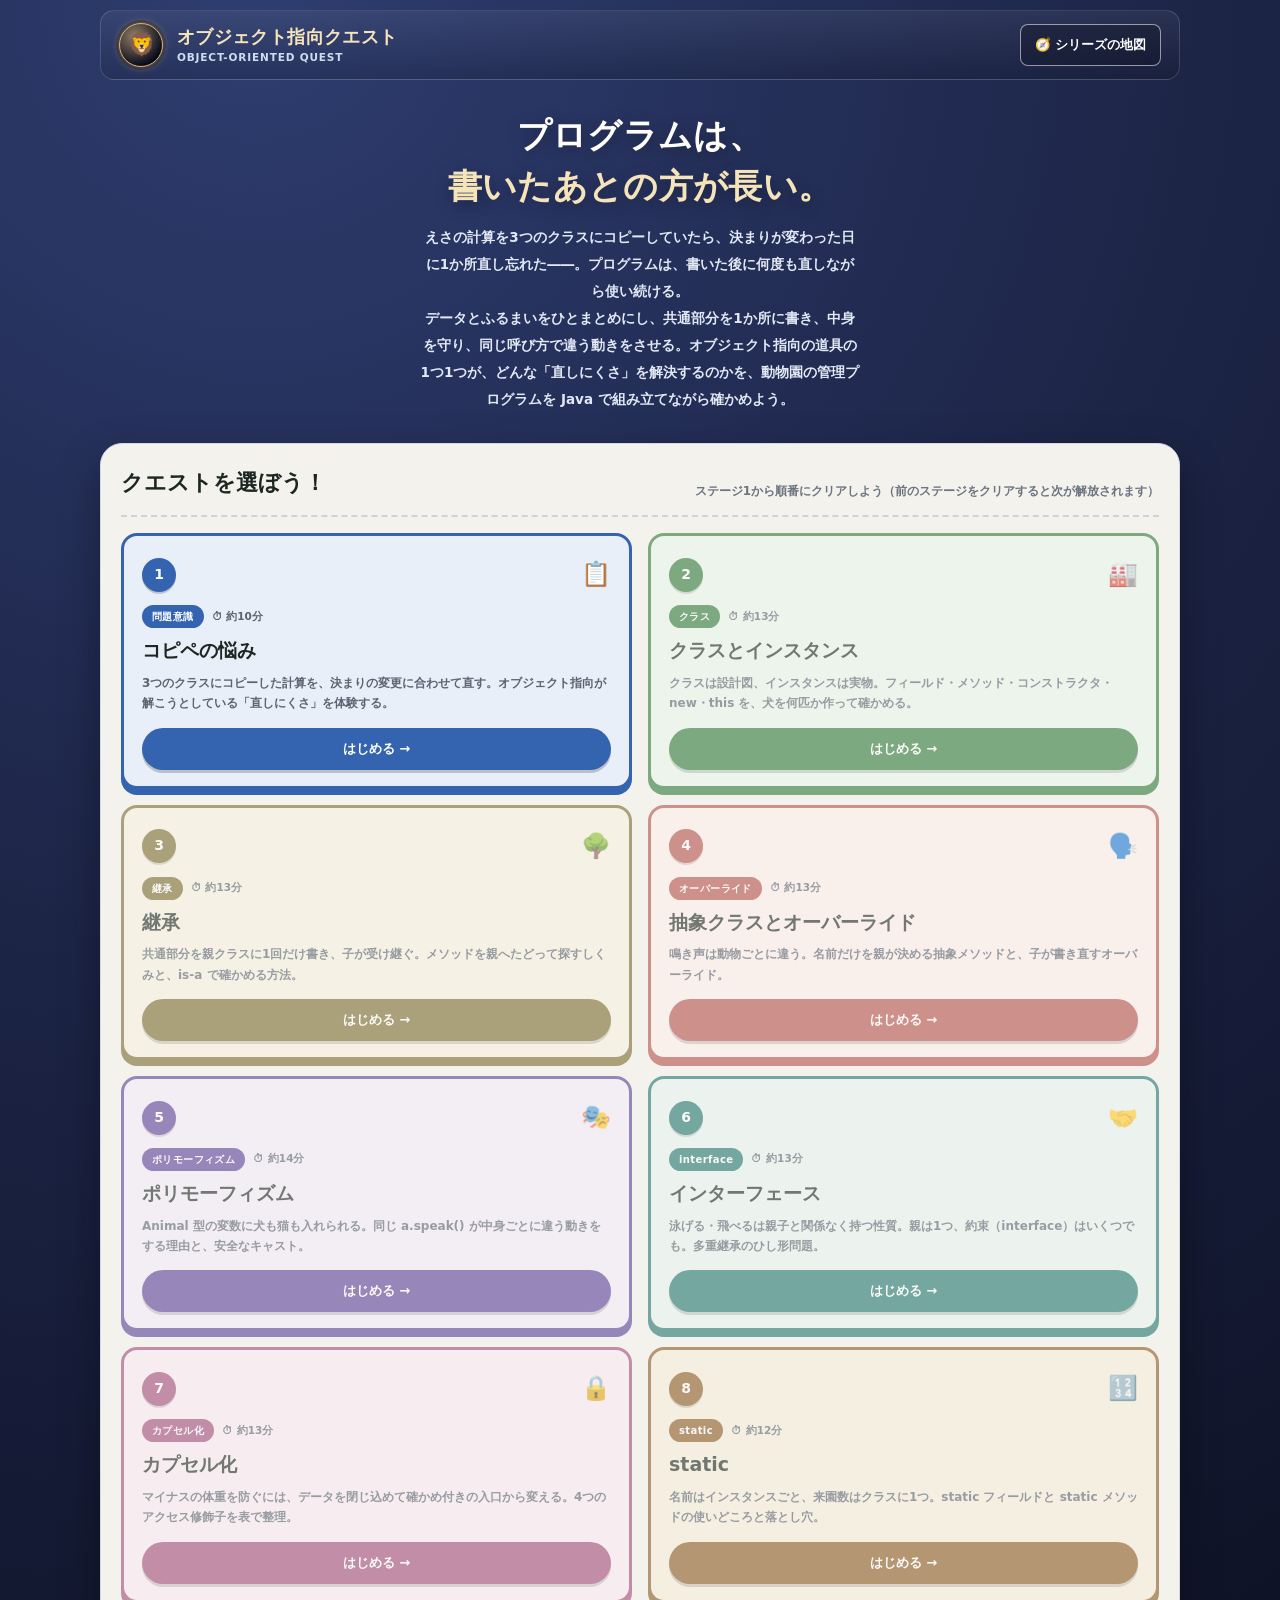
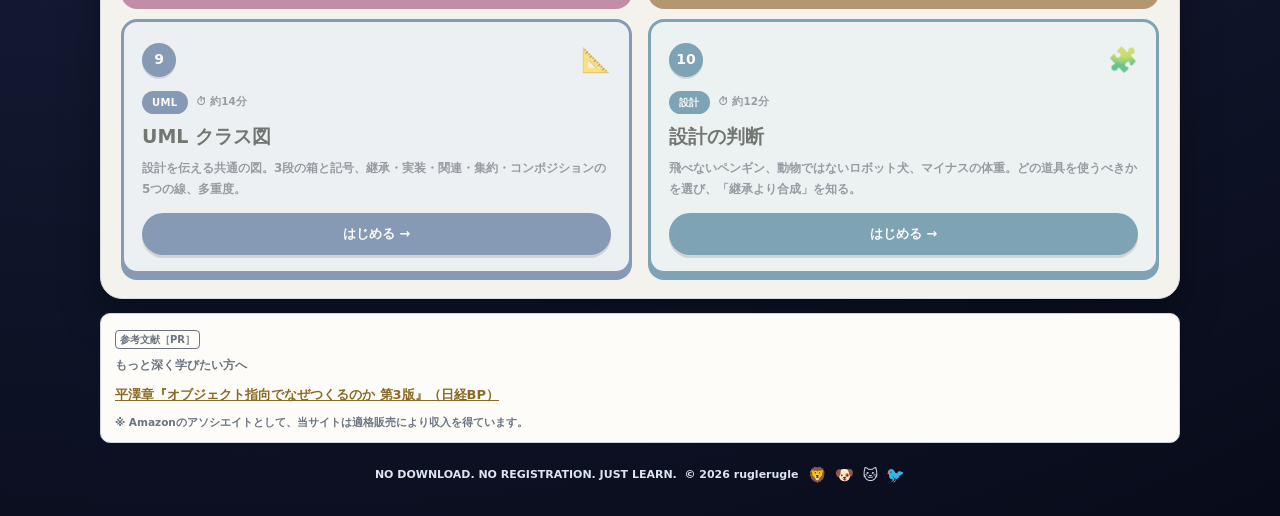
<file: index.html>
<!DOCTYPE html>
<html lang="ja">
<head>
<meta charset="UTF-8">
<meta name="viewport" content="width=device-width, initial-scale=1.0">
<meta name="theme-color" content="#1d2547">
<!-- Google tag (gtag.js) -->
<script async src="https://www.googletagmanager.com/gtag/js?id=G-9RTQCP2HXM"></script>
<script>
  window.dataLayer = window.dataLayer || [];
  function gtag(){dataLayer.push(arguments);}
  gtag('js', new Date());
  gtag('config', 'G-9RTQCP2HXM');
</script>
<title>オブジェクト指向クエスト ― 動物園でクラス設計を学ぶ 全10ステージの無料学習ゲーム</title>
<meta name="description" content="コピーして貼り付けたコードの直し漏れから始めて、クラスとインスタンス・継承・抽象クラスとオーバーライド・ポリモーフィズム・インターフェース・カプセル化・static・UML クラス図・設計の判断まで、動物園の管理プログラムを Java で組み立てながら学ぶ全10ステージの無料学習サイト。ねこ博士とうさ美が案内します。">
<link rel="canonical" href="https://informatics.habatakijuku.com/oop-game/">
<meta property="og:type" content="website">
<meta property="og:site_name" content="オブジェクト指向クエスト">
<meta property="og:locale" content="ja_JP">
<meta property="og:title" content="オブジェクト指向クエスト ― 動物園でクラス設計を学ぶ 全10ステージの無料学習ゲーム">
<meta property="og:description" content="変更に強いプログラムはどう作る？ 動物園を舞台に、クラス・継承・ポリモーフィズム・カプセル化を Java で学ぶ全10ステージ。">
<meta property="og:url" content="https://informatics.habatakijuku.com/oop-game/">
<meta property="og:image" content="https://informatics.habatakijuku.com/images/ogp/oop-game.png">
<meta property="og:image:width" content="1200">
<meta property="og:image:height" content="630">
<meta name="twitter:card" content="summary_large_image">
<link rel="icon" href="data:image/svg+xml,<svg xmlns=%22http://www.w3.org/2000/svg%22 viewBox=%220 0 100 100%22><text y=%22.9em%22 font-size=%2290%22>🦁</text></svg>">
<link rel="stylesheet" href="design-system.css?v=20261108a">
<script type="application/ld+json">
{
  "@context": "https://schema.org",
  "@type": "LearningResource",
  "name": "オブジェクト指向クエスト",
  "alternateName": "OOPクエスト",
  "description": "コピーして貼り付けたコードの直し漏れから始めて、クラスとインスタンス・継承・抽象クラスとオーバーライド・ポリモーフィズム・インターフェース・カプセル化・static・UML クラス図・設計の判断まで、動物園の管理プログラムを Java で組み立てながら学ぶ全10ステージの無料学習サイト。ねこ博士とうさ美が案内します。",
  "url": "https://informatics.habatakijuku.com/oop-game/",
  "inLanguage": "ja",
  "learningResourceType": "learning activity",
  "educationalLevel": "中学生以上",
  "teaches": "オブジェクト指向（クラス・インスタンス・コンストラクタ・継承・抽象クラス・オーバーライド・ポリモーフィズム・キャスト・インターフェース・カプセル化・アクセス修飾子・static・UMLクラス図・継承より合成）",
  "isAccessibleForFree": true,
  "author": {
    "@type": "Person",
    "name": "ruglerugle"
  }
}
</script>
</head>
<body>
<div class="shell">
  <nav class="topbar" aria-label="サイト情報">
    <span class="brand-badge" aria-hidden="true">🦁</span>
    <span class="brand-copy">
      <strong>オブジェクト指向クエスト</strong>
      <small>OBJECT-ORIENTED QUEST</small>
    </span>
    <a class="head-reset" style="margin-left:auto" href="/" title="情報の冒険（シリーズの地図）へ">🧭 シリーズの地図</a>
  </nav>

  <header class="hero">
    <div class="hero-copy">
      <h1><span class="line">プログラムは、</span><span class="line accent">書いたあとの方が長い。</span></h1>
      <p>えさの計算を3つのクラスにコピーしていたら、決まりが変わった日に1か所直し忘れた――。プログラムは、書いた後に何度も直しながら使い続ける。<span class="nowrap">データとふるまいをひとまとめにし、共通部分を1か所に書き、</span>中身を守り、同じ呼び方で違う動きをさせる。オブジェクト指向の道具の1つ1つが、どんな「直しにくさ」を解決するのかを、動物園の管理プログラムを Java で組み立てながら確かめよう。</p>
    </div>
  </header>

  <main>
    <section class="board" aria-labelledby="quest-heading">
      <div class="board-head">
        <div><h2 id="quest-heading">クエストを選ぼう！</h2></div>
        <p>ステージ1から順番にクリアしよう（前のステージをクリアすると次が解放されます）</p>
      </div>

      <div class="quest-grid">
        <a class="quest-card" href="stage1.html" data-stage="1" style="--accent:#3463b0;--accent-bg:#e9eff8">
          <div class="q-top"><span class="q-num">1</span><span class="q-suit" aria-hidden="true">📋</span></div>
          <div class="q-meta"><span class="q-tag">問題意識</span><span class="q-time">⏱ 約10分</span></div>
          <div class="q-title">コピペの悩み</div>
          <p class="q-desc">3つのクラスにコピーした計算を、決まりの変更に合わせて直す。オブジェクト指向が解こうとしている「直しにくさ」を体験する。</p>
          <span class="q-cta">はじめる →</span>
        </a>

        <a class="quest-card" href="stage2.html" data-stage="2" style="--accent:#2f7a3b;--accent-bg:#eaf6ec">
          <div class="q-top"><span class="q-num">2</span><span class="q-suit" aria-hidden="true">🏭</span></div>
          <div class="q-meta"><span class="q-tag">クラス</span><span class="q-time">⏱ 約13分</span></div>
          <div class="q-title">クラスとインスタンス</div>
          <p class="q-desc">クラスは設計図、インスタンスは実物。フィールド・メソッド・コンストラクタ・new・this を、犬を何匹か作って確かめる。</p>
          <span class="q-cta">はじめる →</span>
        </a>

        <a class="quest-card" href="stage3.html" data-stage="3" style="--accent:#7a6a2f;--accent-bg:#f7f3e2">
          <div class="q-top"><span class="q-num">3</span><span class="q-suit" aria-hidden="true">🌳</span></div>
          <div class="q-meta"><span class="q-tag">継承</span><span class="q-time">⏱ 約13分</span></div>
          <div class="q-title">継承</div>
          <p class="q-desc">共通部分を親クラスに1回だけ書き、子が受け継ぐ。メソッドを親へたどって探すしくみと、is-a で確かめる方法。</p>
          <span class="q-cta">はじめる →</span>
        </a>

        <a class="quest-card" href="stage4.html" data-stage="4" style="--accent:#b5504a;--accent-bg:#fdefed">
          <div class="q-top"><span class="q-num">4</span><span class="q-suit" aria-hidden="true">🗣️</span></div>
          <div class="q-meta"><span class="q-tag">オーバーライド</span><span class="q-time">⏱ 約13分</span></div>
          <div class="q-title">抽象クラスとオーバーライド</div>
          <p class="q-desc">鳴き声は動物ごとに違う。名前だけを親が決める抽象メソッドと、子が書き直すオーバーライド。</p>
          <span class="q-cta">はじめる →</span>
        </a>

        <a class="quest-card" href="stage5.html" data-stage="5" style="--accent:#5b3f9a;--accent-bg:#f1ecfa">
          <div class="q-top"><span class="q-num">5</span><span class="q-suit" aria-hidden="true">🎭</span></div>
          <div class="q-meta"><span class="q-tag">ポリモーフィズム</span><span class="q-time">⏱ 約14分</span></div>
          <div class="q-title">ポリモーフィズム</div>
          <p class="q-desc">Animal 型の変数に犬も猫も入れられる。同じ a.speak() が中身ごとに違う動きをする理由と、安全なキャスト。</p>
          <span class="q-cta">はじめる →</span>
        </a>

        <a class="quest-card" href="stage6.html" data-stage="6" style="--accent:#1f766e;--accent-bg:#e7f5f2">
          <div class="q-top"><span class="q-num">6</span><span class="q-suit" aria-hidden="true">🤝</span></div>
          <div class="q-meta"><span class="q-tag">interface</span><span class="q-time">⏱ 約13分</span></div>
          <div class="q-title">インターフェース</div>
          <p class="q-desc">泳げる・飛べるは親子と関係なく持つ性質。親は1つ、約束（interface）はいくつでも。多重継承のひし形問題。</p>
          <span class="q-cta">はじめる →</span>
        </a>

        <a class="quest-card" href="stage7.html" data-stage="7" style="--accent:#a14b7a;--accent-bg:#f9ebf3">
          <div class="q-top"><span class="q-num">7</span><span class="q-suit" aria-hidden="true">🔒</span></div>
          <div class="q-meta"><span class="q-tag">カプセル化</span><span class="q-time">⏱ 約13分</span></div>
          <div class="q-title">カプセル化</div>
          <p class="q-desc">マイナスの体重を防ぐには、データを閉じ込めて確かめ付きの入口から変える。4つのアクセス修飾子を表で整理。</p>
          <span class="q-cta">はじめる →</span>
        </a>

        <a class="quest-card" href="stage8.html" data-stage="8" style="--accent:#8a5a24;--accent-bg:#f6eedd">
          <div class="q-top"><span class="q-num">8</span><span class="q-suit" aria-hidden="true">🔢</span></div>
          <div class="q-meta"><span class="q-tag">static</span><span class="q-time">⏱ 約12分</span></div>
          <div class="q-title">static</div>
          <p class="q-desc">名前はインスタンスごと、来園数はクラスに1つ。static フィールドと static メソッドの使いどころと落とし穴。</p>
          <span class="q-cta">はじめる →</span>
        </a>

        <a class="quest-card" href="stage9.html" data-stage="9" style="--accent:#3f6191;--accent-bg:#eaf0f8">
          <div class="q-top"><span class="q-num">9</span><span class="q-suit" aria-hidden="true">📐</span></div>
          <div class="q-meta"><span class="q-tag">UML</span><span class="q-time">⏱ 約14分</span></div>
          <div class="q-title">UML クラス図</div>
          <p class="q-desc">設計を伝える共通の図。3段の箱と記号、継承・実装・関連・集約・コンポジションの5つの線、多重度。</p>
          <span class="q-cta">はじめる →</span>
        </a>

        <a class="quest-card" href="stage10.html" data-stage="10" style="--accent:#2f6f8f;--accent-bg:#e8f2f7">
          <div class="q-top"><span class="q-num">10</span><span class="q-suit" aria-hidden="true">🧩</span></div>
          <div class="q-meta"><span class="q-tag">設計</span><span class="q-time">⏱ 約12分</span></div>
          <div class="q-title">設計の判断</div>
          <p class="q-desc">飛べないペンギン、動物ではないロボット犬、マイナスの体重。どの道具を使うべきかを選び、「継承より合成」を知る。</p>
          <span class="q-cta">はじめる →</span>
        </a>
      </div>
    </section>

    <div id="book-recommend"></div>
  </main>

  <footer>
    <p>NO DOWNLOAD. NO REGISTRATION. JUST LEARN. &nbsp;© <span id="year"></span> ruglerugle</p>
    <div class="footer-suits" aria-hidden="true"><span>🦁</span><span>🐶</span><span>🐱</span><span>🐦</span></div>
  </footer>
</div>
<script>document.getElementById("year").textContent = new Date().getFullYear();</script>
<script src="js/stages.js?v=20261108a"></script>
<script src="js/progress.js?v=20261108a"></script>
<script>QUEST.initCoverPage();</script>
<script src="https://my.habatakijuku.com/sync.js" defer></script>
</body>
</html>
</file>
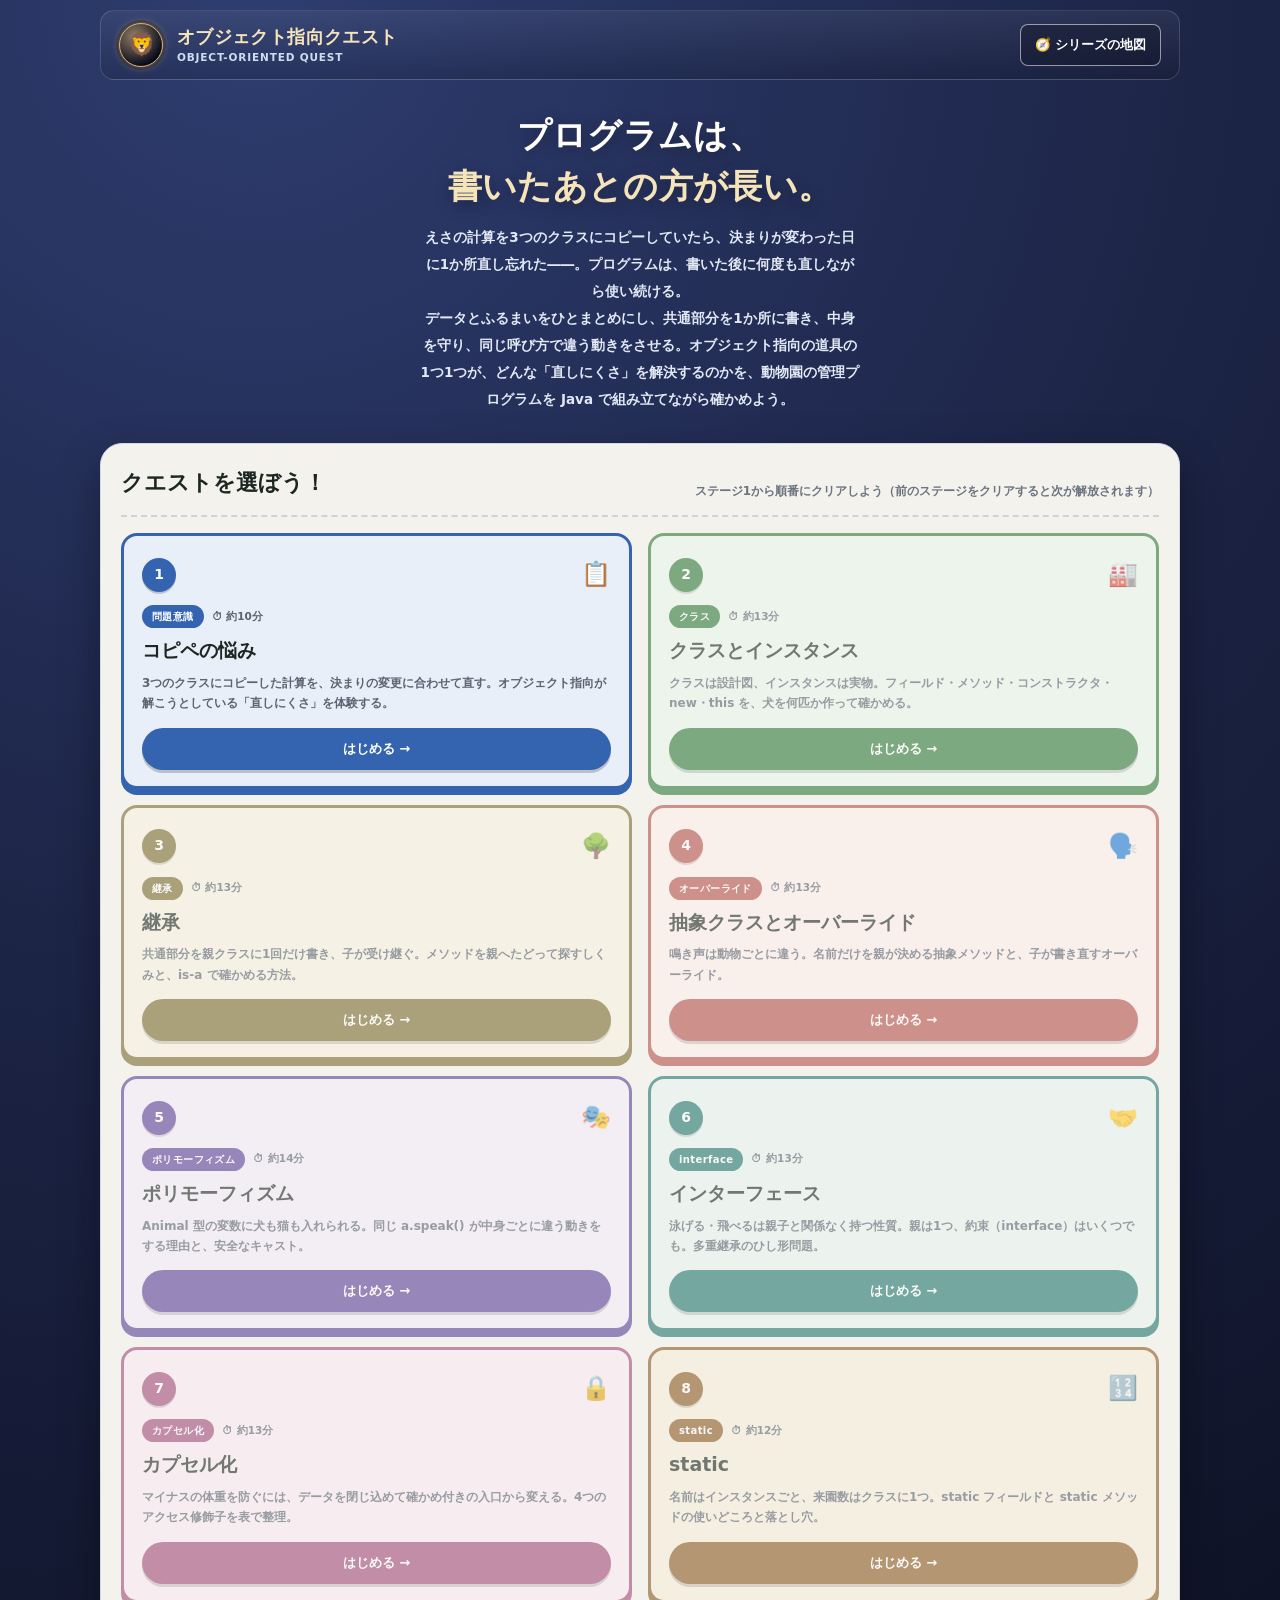
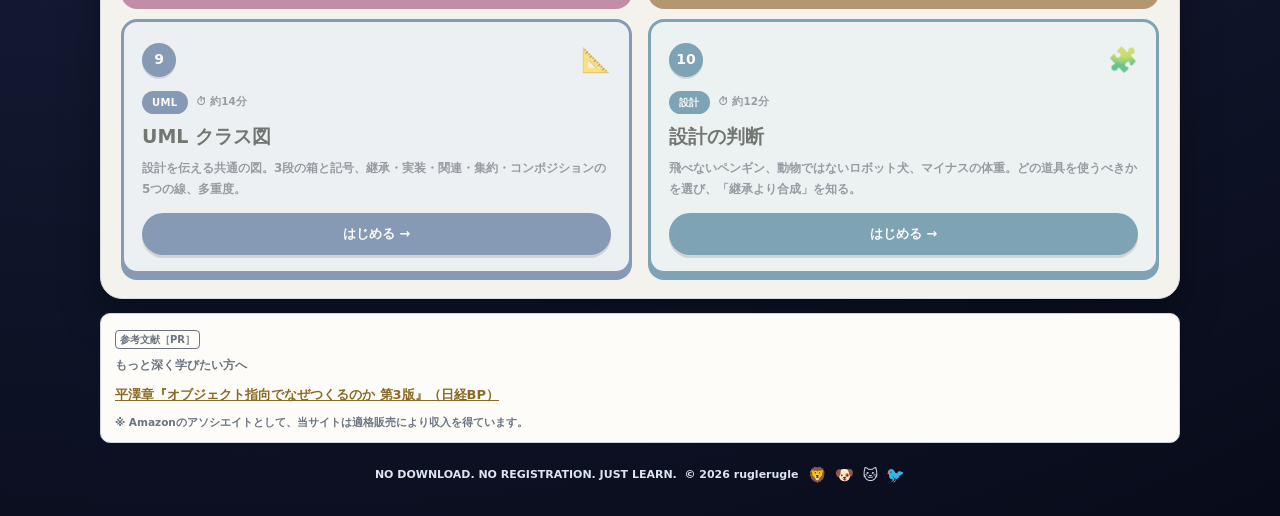
<file: complete.html>
<!DOCTYPE html>
<html lang="ja">
<head>
<meta charset="UTF-8">
<meta name="viewport" content="width=device-width, initial-scale=1.0">
<meta name="theme-color" content="#1d2547">
<!-- Google tag (gtag.js) -->
<script async src="https://www.googletagmanager.com/gtag/js?id=G-9RTQCP2HXM"></script>
<script>
  window.dataLayer = window.dataLayer || [];
  function gtag(){dataLayer.push(arguments);}
  gtag('js', new Date());
  gtag('config', 'G-9RTQCP2HXM');
</script>
<title>全ステージクリア ― オブジェクト指向クエスト</title>
<meta name="description" content="コピーして貼り付けたコードの直し漏れから始めて、クラスとインスタンス・継承・抽象クラスとオーバーライド・ポリモーフィズム・インターフェース・カプセル化・static・UML クラス図・設計の判断まで、動物園の管理プログラムを Java で組み立てながら学ぶ全10ステージの無料学習サイト。ねこ博士とうさ美が案内します。">
<link rel="canonical" href="https://informatics.habatakijuku.com/oop-game/complete">
<meta property="og:type" content="article">
<meta property="og:site_name" content="オブジェクト指向クエスト">
<meta property="og:locale" content="ja_JP">
<meta property="og:title" content="全ステージクリア ― オブジェクト指向クエスト">
<meta property="og:description" content="変更に強いプログラムはどう作る？ 動物園を舞台に、クラス・継承・ポリモーフィズム・カプセル化を Java で学ぶ全10ステージ。">
<meta property="og:url" content="https://informatics.habatakijuku.com/oop-game/complete">
<meta property="og:image" content="https://informatics.habatakijuku.com/images/ogp/oop-game.png">
<meta property="og:image:width" content="1200">
<meta property="og:image:height" content="630">
<meta name="twitter:card" content="summary_large_image">
<link rel="icon" href="data:image/svg+xml,<svg xmlns=%22http://www.w3.org/2000/svg%22 viewBox=%220 0 100 100%22><text y=%22.9em%22 font-size=%2290%22>🦁</text></svg>">
<link rel="stylesheet" href="design-system.css?v=20261108a">
<meta name="robots" content="noindex">
</head>
<body>
<div class="shell">
  <nav class="topbar" aria-label="サイト情報">
    <span class="brand-badge" aria-hidden="true">🦁</span>
    <span class="brand-copy">
      <strong>オブジェクト指向クエスト</strong>
      <small>OBJECT-ORIENTED QUEST</small>
    </span>
    <a class="head-reset" style="margin-left:auto" href="/" title="情報の冒険（シリーズの地図）へ">🧭 シリーズの地図</a>
  </nav>

  <header class="hero">
    <div class="hero-copy">
      <h1><span class="line">変更に強い設計、身についた ∎</span></h1>
      <p>クラスで1つにまとめ、継承で共通部分を1回だけ書き、抽象メソッドで書き忘れを防ぎ、ポリモーフィズムで呼ぶ側を直さずに済ませ、インターフェースで「できること」を付け足し、カプセル化で確かめを1か所に集める。そして、継承より合成。すべては「あとで直しやすく、まちがえにくく」のためだった。旅の記録で振り返ろう。</p>
    </div>
  </header>

  <main>
    <section class="board" aria-labelledby="recap-heading">
      <div class="board-head">
        <div><h2 id="recap-heading">ここまでの旅を振り返ろう</h2></div>
        <p>全10ステージ、おつかれさま</p>
      </div>
      <div class="recap-list">
        <div class="recap-item">
          <div class="recap-num">1</div>
          <div class="recap-body">
            <div class="recap-title">コピペの悩み</div>
            <div class="recap-desc">プログラムは書いたあとに何度も直す。コピーは直し漏れを生み、データと処理がばらばらだと、値がどこで変わったか追えない。</div>
          </div>
        </div>
        <div class="recap-item">
          <div class="recap-num">2</div>
          <div class="recap-body">
            <div class="recap-title">クラスとインスタンス</div>
            <div class="recap-desc">クラスは1回書く形、インスタンスは new で作る実物で、フィールドの値はそれぞれ別。コンストラクタが最初の値を入れ、メソッドは呼ばれたインスタンス自身（this）のデータを使う。</div>
          </div>
        </div>
        <div class="recap-item">
          <div class="recap-num">3</div>
          <div class="recap-body">
            <div class="recap-title">継承</div>
            <div class="recap-desc">extends で親の中身を受け継ぎ、メソッドは自分→親→…と探す。is-a が自然に言えるときだけ継承する。Java の親は1つ。</div>
          </div>
        </div>
        <div class="recap-item">
          <div class="recap-num">4</div>
          <div class="recap-body">
            <div class="recap-title">抽象クラスとオーバーライド</div>
            <div class="recap-desc">abstract で中身の無いメソッドを決め、子が @Override で書く。抽象クラスは new できず、書き忘れはコンパイラが止める。親の中身は super で呼べる。</div>
          </div>
        </div>
        <div class="recap-item">
          <div class="recap-num">5</div>
          <div class="recap-body">
            <div class="recap-title">ポリモーフィズム</div>
            <div class="recap-desc">呼んでよいかは変数の型、動く中身は中身のクラスで決まる。新しい種類を足しても呼ぶ側は直さない。キャストは instanceof で確かめてから。</div>
          </div>
        </div>
        <div class="recap-item">
          <div class="recap-num">6</div>
          <div class="recap-body">
            <div class="recap-title">インターフェース</div>
            <div class="recap-desc">interface は「できること」の約束で、implements でいくつでも付けられる。型として使えば、親子を越えて同じ呼び方ができる。中身を受け継ぐ親は1つ。</div>
          </div>
        </div>
        <div class="recap-item">
          <div class="recap-num">7</div>
          <div class="recap-body">
            <div class="recap-title">カプセル化</div>
            <div class="recap-desc">private ＜ 何も付けない ＜ protected ＜ public の順に触れる範囲が広がる。迷ったら狭く。入口は、正しい値だけが入るように設計する。</div>
          </div>
        </div>
        <div class="recap-item">
          <div class="recap-num">8</div>
          <div class="recap-body">
            <div class="recap-title">static</div>
            <div class="recap-desc">static はクラスに1つで全インスタンスが共有し、クラス名で使う。static メソッドに this は無い。共有物は追いにくいので、定数や本当に1つでいい値に限る。</div>
          </div>
        </div>
        <div class="recap-item">
          <div class="recap-num">9</div>
          <div class="recap-body">
            <div class="recap-title">UML クラス図</div>
            <div class="recap-desc">箱はクラス名・フィールド・メソッドの3段、＋−＃〜は修飾子。継承は実線白三角、実装は点線白三角、集約は白ひし形、コンポジションは黒ひし形。</div>
          </div>
        </div>
        <div class="recap-item">
          <div class="recap-num">10</div>
          <div class="recap-body">
            <div class="recap-title">設計の判断</div>
            <div class="recap-desc">継承は is-a のときだけ。機能を分け合うなら部品を持たせる合成（has-a）やインターフェース。物差しは「直す場所が少なく、まちがえにくいか」。</div>
          </div>
        </div>
      </div>
      <div class="complete-actions">
        <a class="btn btn-primary" href="/net-quest/">次の旅へ：ネットワーククエスト →</a>
        <a class="btn" href="./">トップへ戻る</a>
        <a class="btn" href="https://x.com/intent/post?text=%E3%82%AA%E3%83%96%E3%82%B8%E3%82%A7%E3%82%AF%E3%83%88%E6%8C%87%E5%90%91%E3%82%AF%E3%82%A8%E3%82%B9%E3%83%88%E3%82%92%E5%85%A810%E3%82%B9%E3%83%86%E3%83%BC%E3%82%B8%E3%82%AF%E3%83%AA%E3%82%A2%E3%81%97%E3%81%9F%EF%BC%81&url=https%3A%2F%2Finformatics.habatakijuku.com%2Foop-game%2F" target="_blank" rel="noopener">𝕏 でシェア</a>
        <button class="btn" id="btn-reset-all">🔄 最初から</button>
      </div>
    </section>
    <div id="book-recommend"></div>
  </main>

  <footer>
    <p>NO DOWNLOAD. NO REGISTRATION. JUST LEARN. &nbsp;© <span id="year"></span> ruglerugle</p>
    <div class="footer-suits" aria-hidden="true"><span>🦁</span><span>🐶</span><span>🐱</span><span>🐦</span></div>
  </footer>
</div>
<script>document.getElementById("year").textContent = new Date().getFullYear();</script>
<script src="js/stages.js?v=20261108a"></script>
<script src="js/progress.js?v=20261108a"></script>
<script>QUEST.initCompletePage();</script>
<script src="https://my.habatakijuku.com/sync.js" defer></script>
</body>
</html>
</file>
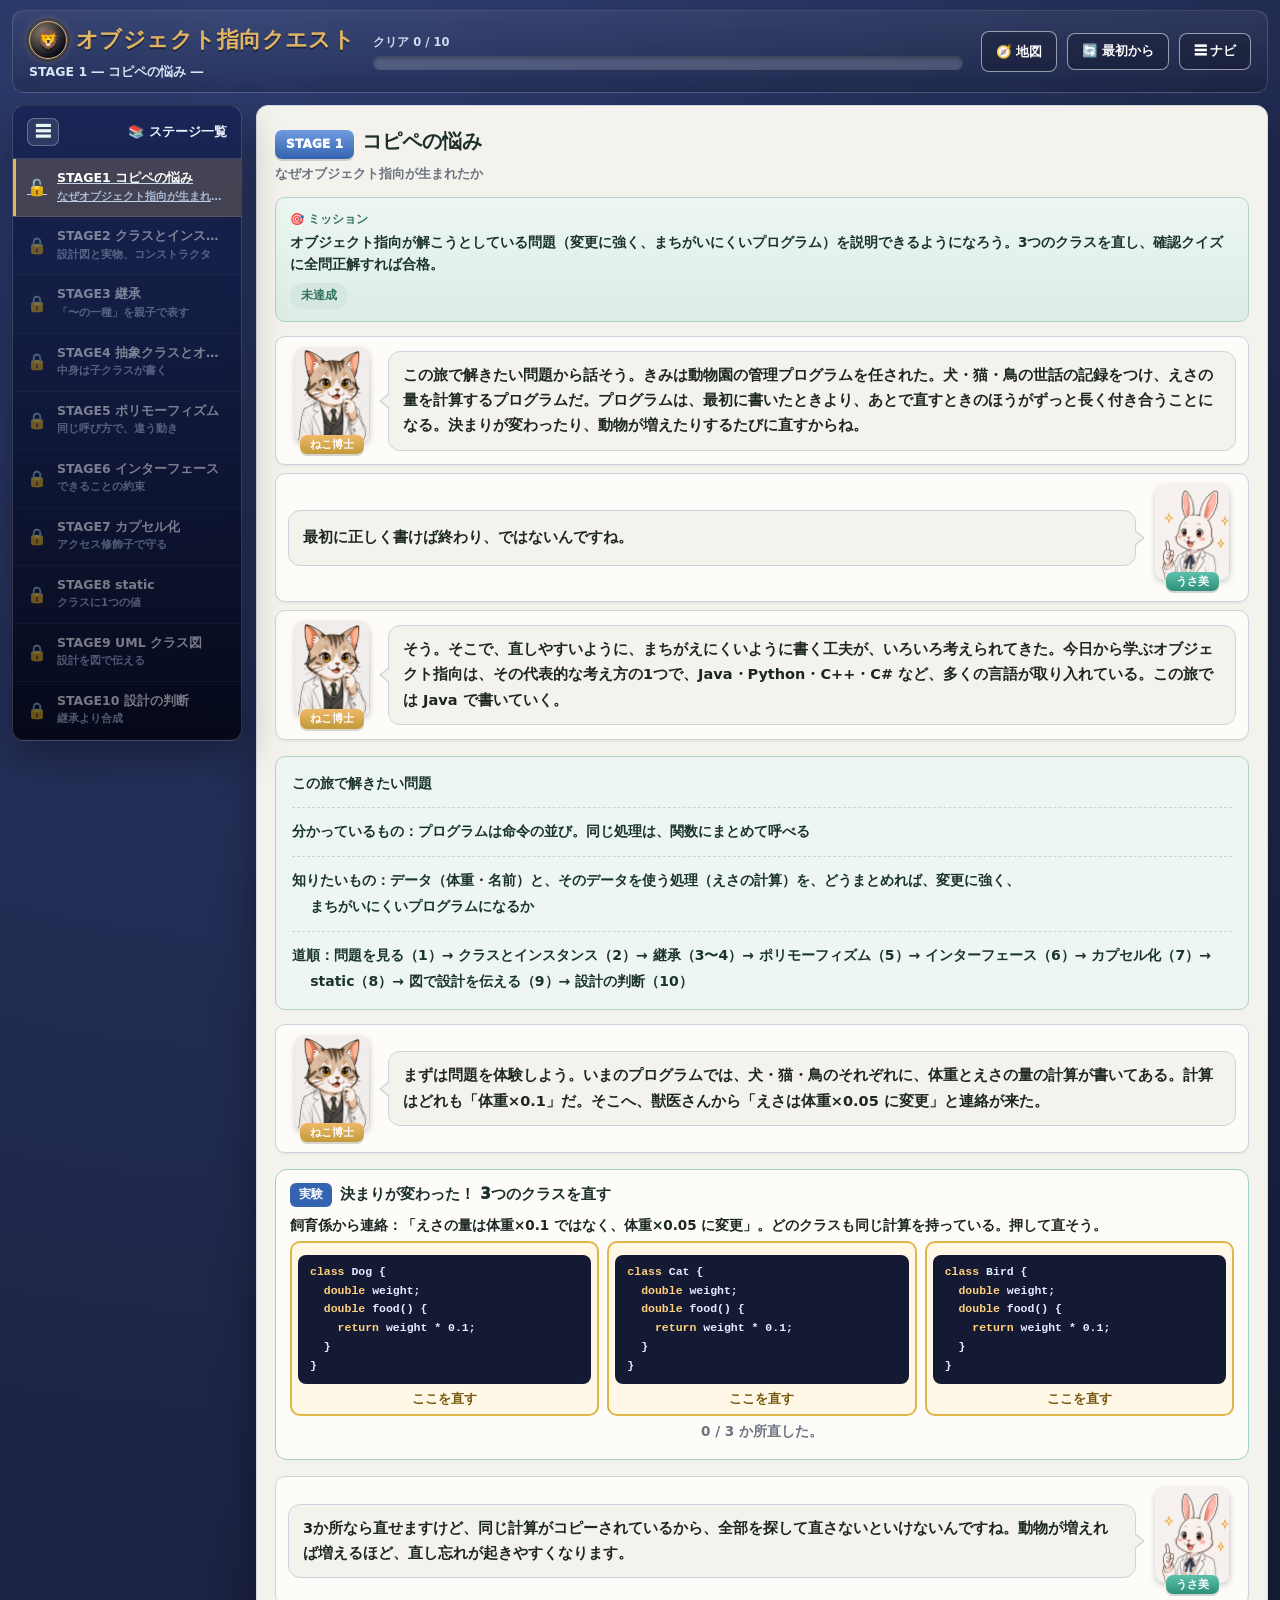
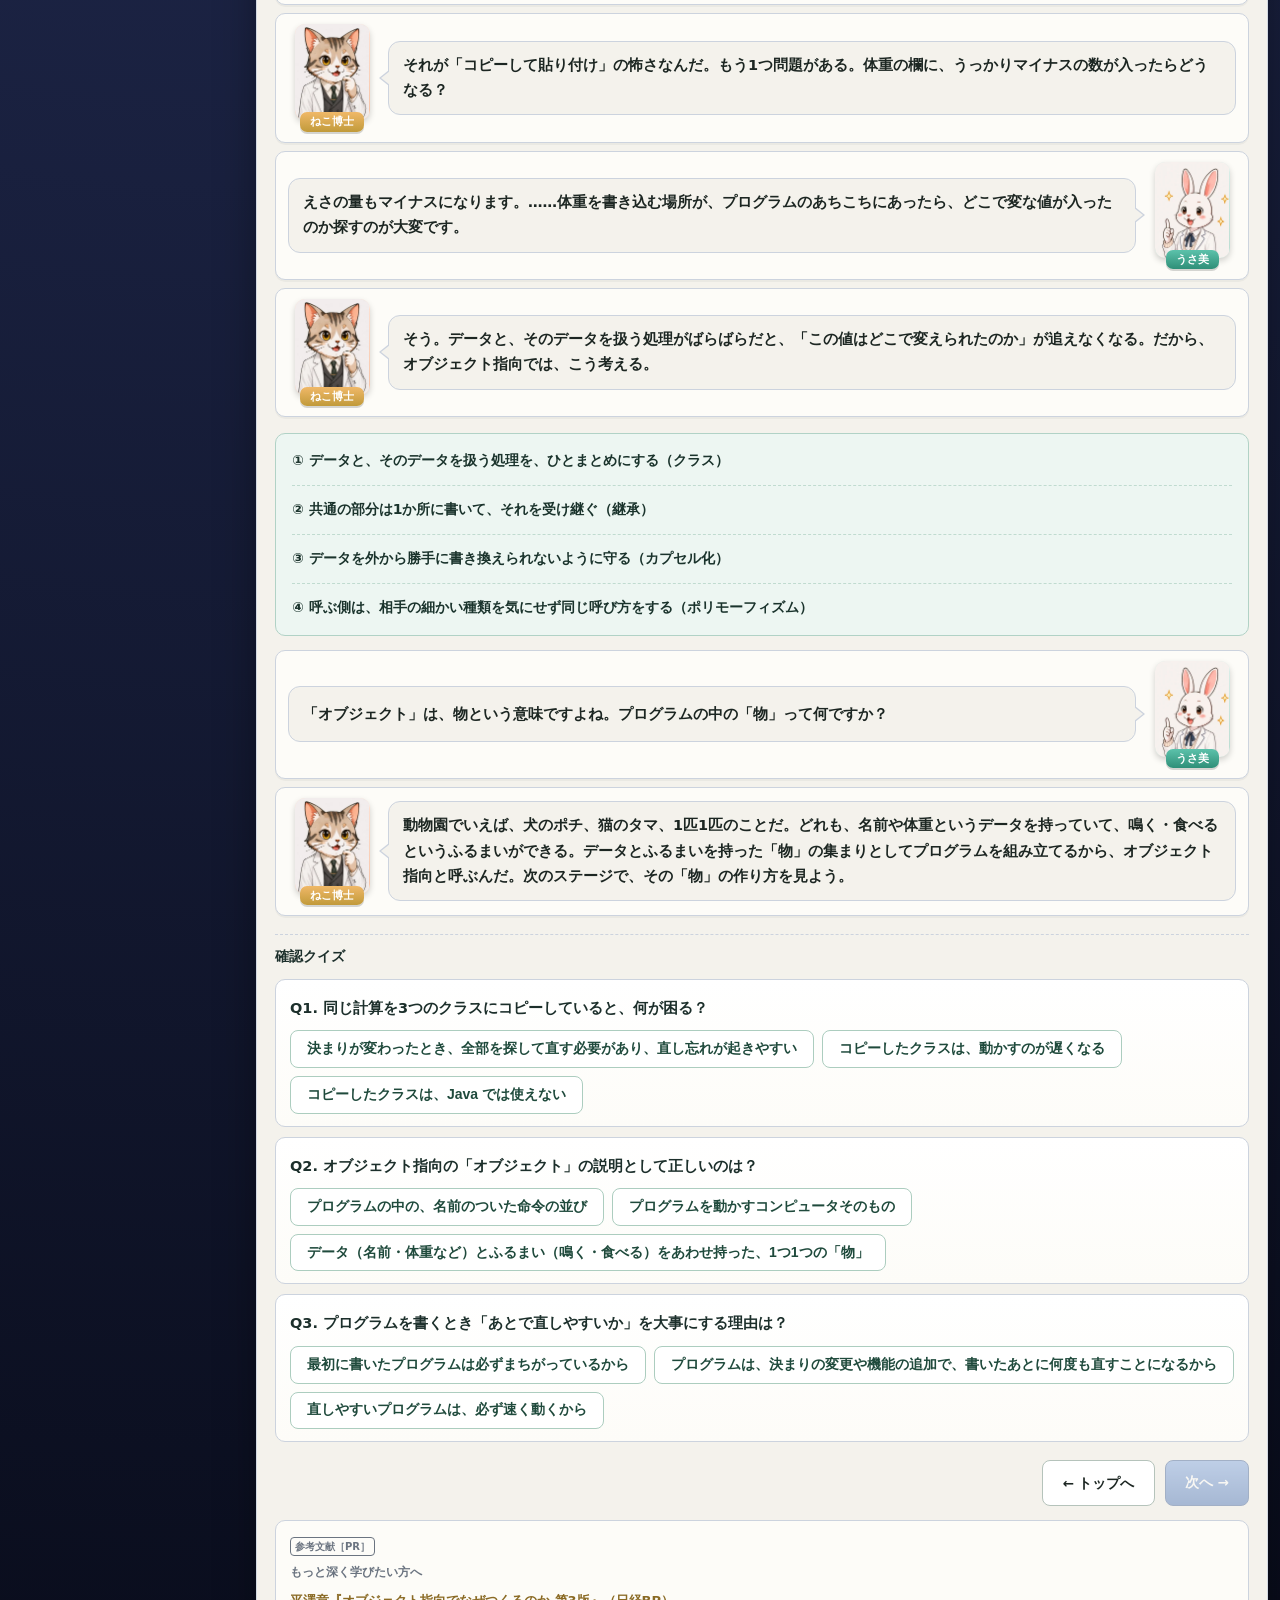
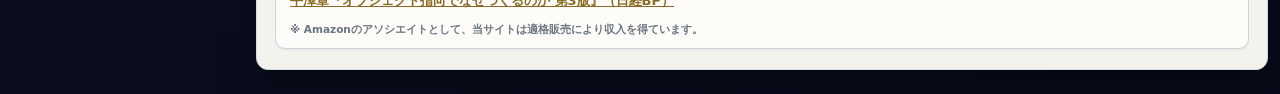
<file: stage1.html>
<!DOCTYPE html>
<html lang="ja">
<head>
<meta charset="UTF-8">
<meta name="viewport" content="width=device-width, initial-scale=1.0">
<meta name="theme-color" content="#1d2547">
<!-- Google tag (gtag.js) -->
<script async src="https://www.googletagmanager.com/gtag/js?id=G-9RTQCP2HXM"></script>
<script>
  window.dataLayer = window.dataLayer || [];
  function gtag(){dataLayer.push(arguments);}
  gtag('js', new Date());
  gtag('config', 'G-9RTQCP2HXM');
</script>
<title>STAGE1 コピペの悩み ― オブジェクト指向クエスト</title>
<meta name="description" content="動物園の管理プログラムで、犬・猫・鳥のクラスに同じ計算をコピーしていたら、決まりが変わったときに直し漏れが起きる。オブジェクト指向が解こうとしている問題「変更に強いプログラム」を、3か所を直す体験から始める。">
<link rel="canonical" href="https://informatics.habatakijuku.com/oop-game/stage1">
<meta property="og:type" content="article">
<meta property="og:site_name" content="オブジェクト指向クエスト">
<meta property="og:locale" content="ja_JP">
<meta property="og:title" content="STAGE1 コピペの悩み ― オブジェクト指向クエスト">
<meta property="og:description" content="コピペの直し漏れから始める、オブジェクト指向が生まれた理由。">
<meta property="og:url" content="https://informatics.habatakijuku.com/oop-game/stage1">
<meta property="og:image" content="https://informatics.habatakijuku.com/images/ogp/oop-game.png">
<meta property="og:image:width" content="1200">
<meta property="og:image:height" content="630">
<meta name="twitter:card" content="summary_large_image">
<link rel="icon" href="data:image/svg+xml,<svg xmlns=%22http://www.w3.org/2000/svg%22 viewBox=%220 0 100 100%22><text y=%22.9em%22 font-size=%2290%22>🦁</text></svg>">
<link rel="stylesheet" href="design-system.css?v=20261108a">
<link rel="stylesheet" href="lab.css?v=20261108a">
<script src="js/stages.js?v=20261108a"></script>
<script src="js/progress.js?v=20261108a"></script>
<script src="js/labs.js?v=20261108a"></script>
</head>
<body>
<div class="app-shell side-collapsed" id="app-shell">
  <header class="game-header">
    <div class="brand">
      <div class="brand-title"><a class="head-reset home-badge" href="./" title="トップへ" aria-label="トップへ">🦁</a> <span>オブジェクト指向クエスト</span></div>
      <div class="brand-sub">STAGE 1 ― コピペの悩み ―</div>
    </div>
    <div class="head-progress-wrap">
      <div class="head-progress-label" id="progress-label">クリア 0 / 10</div>
      <div class="head-progress" role="progressbar" aria-label="クリア済みステージ数" aria-valuemin="0" aria-valuemax="10" aria-valuenow="0"><div class="head-progress-fill" id="progress-fill" style="width:0%"></div></div>
    </div>
    <div class="header-actions">
      <a class="head-reset" href="/" title="情報の冒険（シリーズの地図）へ">🧭 地図</a>
      <button class="head-reset" id="btn-reset-all">🔄 最初から</button>
      <button class="head-reset" id="head-nav-toggle" title="ステージ一覧の表示切替">☰ ナビ</button>
    </div>
  </header>

  <div class="game-layout">
    <div class="side-backdrop" id="side-backdrop"></div>
    <aside class="side-panel">
      <div class="side-head">
        <button class="side-toggle" id="sidebar-toggle" title="ステージ一覧の表示切替" aria-label="ステージ一覧の表示切替">☰</button>
        <span class="side-head-text">📚 ステージ一覧</span>
      </div>
      <div class="side-list" id="side-list"></div>
    </aside>

    <main class="main-area">
      <div class="chapter-head">
        <span class="chapter-badge">STAGE 1</span><h1 class="chapter-title">コピペの悩み</h1>
        <div class="chapter-sub">なぜオブジェクト指向が生まれたか</div>
      </div>

      <div class="mission-box">
        <div class="mission-label">🎯 ミッション</div>
        <div class="mission-text">オブジェクト指向が解こうとしている問題（変更に強く、まちがいにくいプログラム）を説明できるようになろう。3つのクラスを直し、確認クイズに全問正解すれば合格。</div>
        <span class="mission-status" id="mission-status">未達成</span>
      </div>

      <div class="dialogue-scene">
        <div class="dialog-row">
          <div class="dialog-character">
            <div class="dialog-avatar mentor"><img src="images/cat.webp" width="300" height="386" alt=""></div>
            <div class="dialog-name mentor">ねこ博士</div>
          </div>
          <div class="dialog-bubble">この旅で解きたい問題から話そう。きみは動物園の管理プログラムを任された。犬・猫・鳥の世話の記録をつけ、えさの量を計算するプログラムだ。プログラムは、最初に書いたときより、<strong>あとで直すとき</strong>のほうがずっと長く付き合うことになる。決まりが変わったり、動物が増えたりするたびに直すからね。</div>
        </div>
        <div class="dialog-row right">
          <div class="dialog-character">
            <div class="dialog-avatar student"><img src="images/rabbit.webp" width="300" height="386" alt=""></div>
            <div class="dialog-name student">うさ美</div>
          </div>
          <div class="dialog-bubble">最初に正しく書けば終わり、ではないんですね。</div>
        </div>
        <div class="dialog-row">
          <div class="dialog-character">
            <div class="dialog-avatar mentor"><img src="images/cat.webp" width="300" height="386" alt=""></div>
            <div class="dialog-name mentor">ねこ博士</div>
          </div>
          <div class="dialog-bubble">そう。そこで、直しやすいように、まちがえにくいように書く工夫が、いろいろ考えられてきた。今日から学ぶ<strong>オブジェクト指向</strong>は、その代表的な考え方の1つで、Java・Python・C++・C# など、多くの言語が取り入れている。この旅では Java で書いていく。</div>
        </div>
      </div>
<div class="formula-box">
  <span class="step"><strong>この旅で解きたい問題</strong></span>
  <span class="step">分かっているもの：プログラムは命令の並び。同じ処理は、関数にまとめて呼べる</span>
  <span class="step">知りたいもの：データ（体重・名前）と、そのデータを使う処理（えさの計算）を、どうまとめれば、変更に強く、まちがいにくいプログラムになるか</span>
  <span class="step">道順：問題を見る（1）→ クラスとインスタンス（2）→ 継承（3〜4）→ ポリモーフィズム（5）→ インターフェース（6）→ カプセル化（7）→ static（8）→ 図で設計を伝える（9）→ 設計の判断（10）</span>
</div>
      <div class="dialogue-scene">
        <div class="dialog-row">
          <div class="dialog-character">
            <div class="dialog-avatar mentor"><img src="images/cat.webp" width="300" height="386" alt=""></div>
            <div class="dialog-name mentor">ねこ博士</div>
          </div>
          <div class="dialog-bubble">まずは問題を体験しよう。いまのプログラムでは、犬・猫・鳥のそれぞれに、体重とえさの量の計算が書いてある。計算はどれも「体重×0.1」だ。そこへ、獣医さんから「えさは体重×0.05 に変更」と連絡が来た。</div>
        </div>
      </div>
<div class="lab" data-lab="dup" data-id="oop-s1-dup"></div>
      <div class="dialogue-scene">
        <div class="dialog-row right">
          <div class="dialog-character">
            <div class="dialog-avatar student"><img src="images/rabbit.webp" width="300" height="386" alt=""></div>
            <div class="dialog-name student">うさ美</div>
          </div>
          <div class="dialog-bubble">3か所なら直せますけど、同じ計算がコピーされているから、全部を探して直さないといけないんですね。動物が増えれば増えるほど、直し忘れが起きやすくなります。</div>
        </div>
        <div class="dialog-row">
          <div class="dialog-character">
            <div class="dialog-avatar mentor"><img src="images/cat.webp" width="300" height="386" alt=""></div>
            <div class="dialog-name mentor">ねこ博士</div>
          </div>
          <div class="dialog-bubble">それが「コピーして貼り付け」の怖さなんだ。もう1つ問題がある。体重の欄に、うっかりマイナスの数が入ったらどうなる？</div>
        </div>
        <div class="dialog-row right">
          <div class="dialog-character">
            <div class="dialog-avatar student"><img src="images/rabbit.webp" width="300" height="386" alt=""></div>
            <div class="dialog-name student">うさ美</div>
          </div>
          <div class="dialog-bubble">えさの量もマイナスになります。……体重を書き込む場所が、プログラムのあちこちにあったら、どこで変な値が入ったのか探すのが大変です。</div>
        </div>
        <div class="dialog-row">
          <div class="dialog-character">
            <div class="dialog-avatar mentor"><img src="images/cat.webp" width="300" height="386" alt=""></div>
            <div class="dialog-name mentor">ねこ博士</div>
          </div>
          <div class="dialog-bubble">そう。データと、そのデータを扱う処理がばらばらだと、「この値はどこで変えられたのか」が追えなくなる。だから、オブジェクト指向では、こう考える。</div>
        </div>
      </div>
<div class="formula-box">
  <span class="step">① データと、そのデータを扱う処理を、ひとまとめにする（クラス）</span>
  <span class="step">② 共通の部分は1か所に書いて、それを受け継ぐ（継承）</span>
  <span class="step">③ データを外から勝手に書き換えられないように守る（カプセル化）</span>
  <span class="step">④ 呼ぶ側は、相手の細かい種類を気にせず同じ呼び方をする（ポリモーフィズム）</span>
</div>
      <div class="dialogue-scene">
        <div class="dialog-row right">
          <div class="dialog-character">
            <div class="dialog-avatar student"><img src="images/rabbit.webp" width="300" height="386" alt=""></div>
            <div class="dialog-name student">うさ美</div>
          </div>
          <div class="dialog-bubble">「オブジェクト」は、物という意味ですよね。プログラムの中の「物」って何ですか？</div>
        </div>
        <div class="dialog-row">
          <div class="dialog-character">
            <div class="dialog-avatar mentor"><img src="images/cat.webp" width="300" height="386" alt=""></div>
            <div class="dialog-name mentor">ねこ博士</div>
          </div>
          <div class="dialog-bubble">動物園でいえば、犬のポチ、猫のタマ、1匹1匹のことだ。どれも、名前や体重という<strong>データ</strong>を持っていて、鳴く・食べるという<strong>ふるまい</strong>ができる。データとふるまいを持った「物」の集まりとしてプログラムを組み立てるから、オブジェクト指向と呼ぶんだ。次のステージで、その「物」の作り方を見よう。</div>
        </div>
      </div>

      <h2 class="quiz-head">確認クイズ</h2>
      <div class="quiz-card" data-quiz>
        <p class="quiz-q">Q1. 同じ計算を3つのクラスにコピーしていると、何が困る？</p>
        <div class="choice-list">
          <button class="choice-btn">決まりが変わったとき、全部を探して直す必要があり、直し忘れが起きやすい</button>
          <button class="choice-btn">コピーしたクラスは、動かすのが遅くなる</button>
          <button class="choice-btn">コピーしたクラスは、Java では使えない</button>
        </div>
        <div class="quiz-explain" hidden>正解！ 同じことが何か所にも書いてあると、変更のたびに全部を直す必要がある。数が増えるほど直し漏れが起きる。</div>
      </div>
      <div class="quiz-card" data-quiz>
        <p class="quiz-q">Q2. オブジェクト指向の「オブジェクト」の説明として正しいのは？</p>
        <div class="choice-list">
          <button class="choice-btn">プログラムの中の、名前のついた命令の並び</button>
          <button class="choice-btn">プログラムを動かすコンピュータそのもの</button>
          <button class="choice-btn">データ（名前・体重など）とふるまい（鳴く・食べる）をあわせ持った、1つ1つの「物」</button>
        </div>
        <div class="quiz-explain" hidden>正解！ 犬のポチ、猫のタマのように、データとふるまいを持つ1つ1つの物をオブジェクトと呼ぶ。</div>
      </div>
      <div class="quiz-card" data-quiz>
        <p class="quiz-q">Q3. プログラムを書くとき「あとで直しやすいか」を大事にする理由は？</p>
        <div class="choice-list">
          <button class="choice-btn">最初に書いたプログラムは必ずまちがっているから</button>
          <button class="choice-btn">プログラムは、決まりの変更や機能の追加で、書いたあとに何度も直すことになるから</button>
          <button class="choice-btn">直しやすいプログラムは、必ず速く動くから</button>
        </div>
        <div class="quiz-explain" hidden>正解！ 書く時間より、直しながら使い続ける時間のほうがずっと長い。変更に強い書き方が大事になる。</div>
      </div>

      <div class="stage-nav">
        <a class="btn" href="./">← トップへ</a>
        <button class="btn btn-primary" id="btn-next" disabled>次へ →</button>
      </div>

      <div id="book-recommend"></div>
    </main>
  </div>
</div>

<script>QUEST.initStagePage(1);</script>

<script src="https://my.habatakijuku.com/sync.js" defer></script>
</body>
</html>
</file>
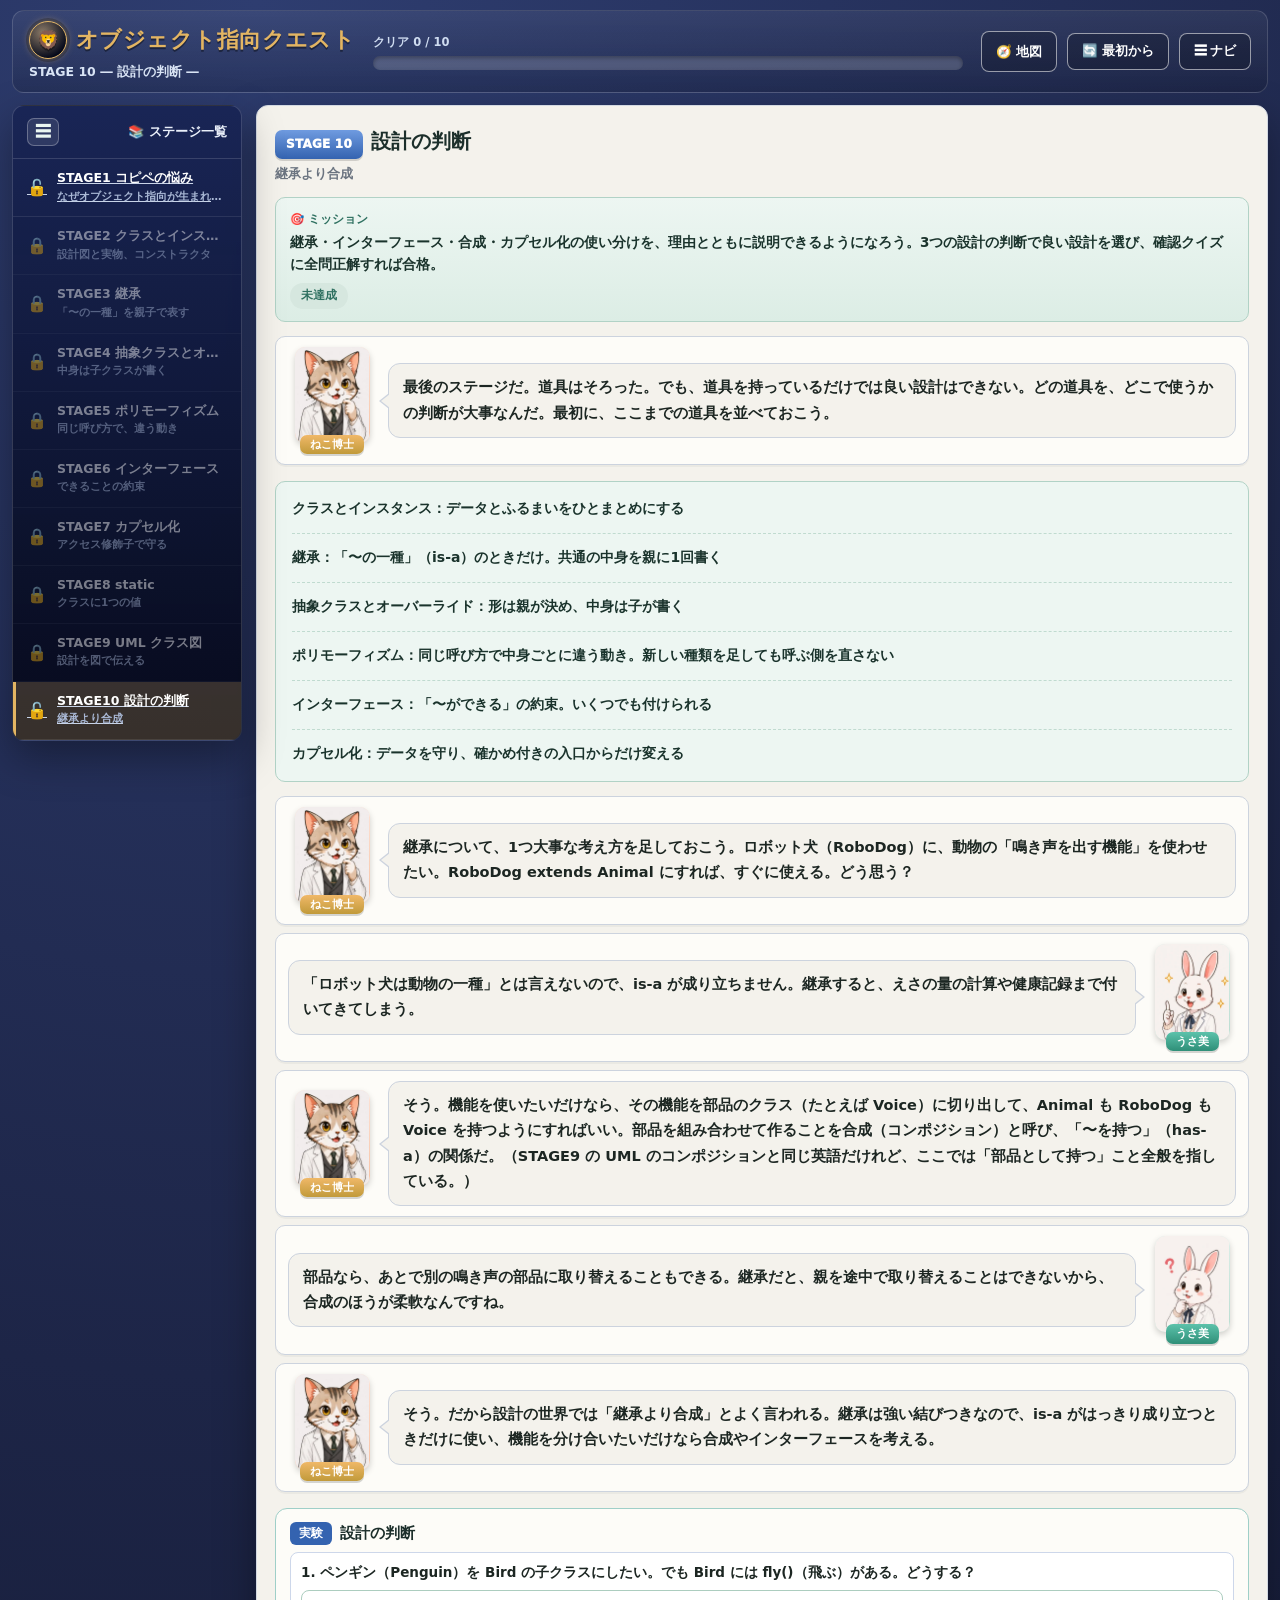
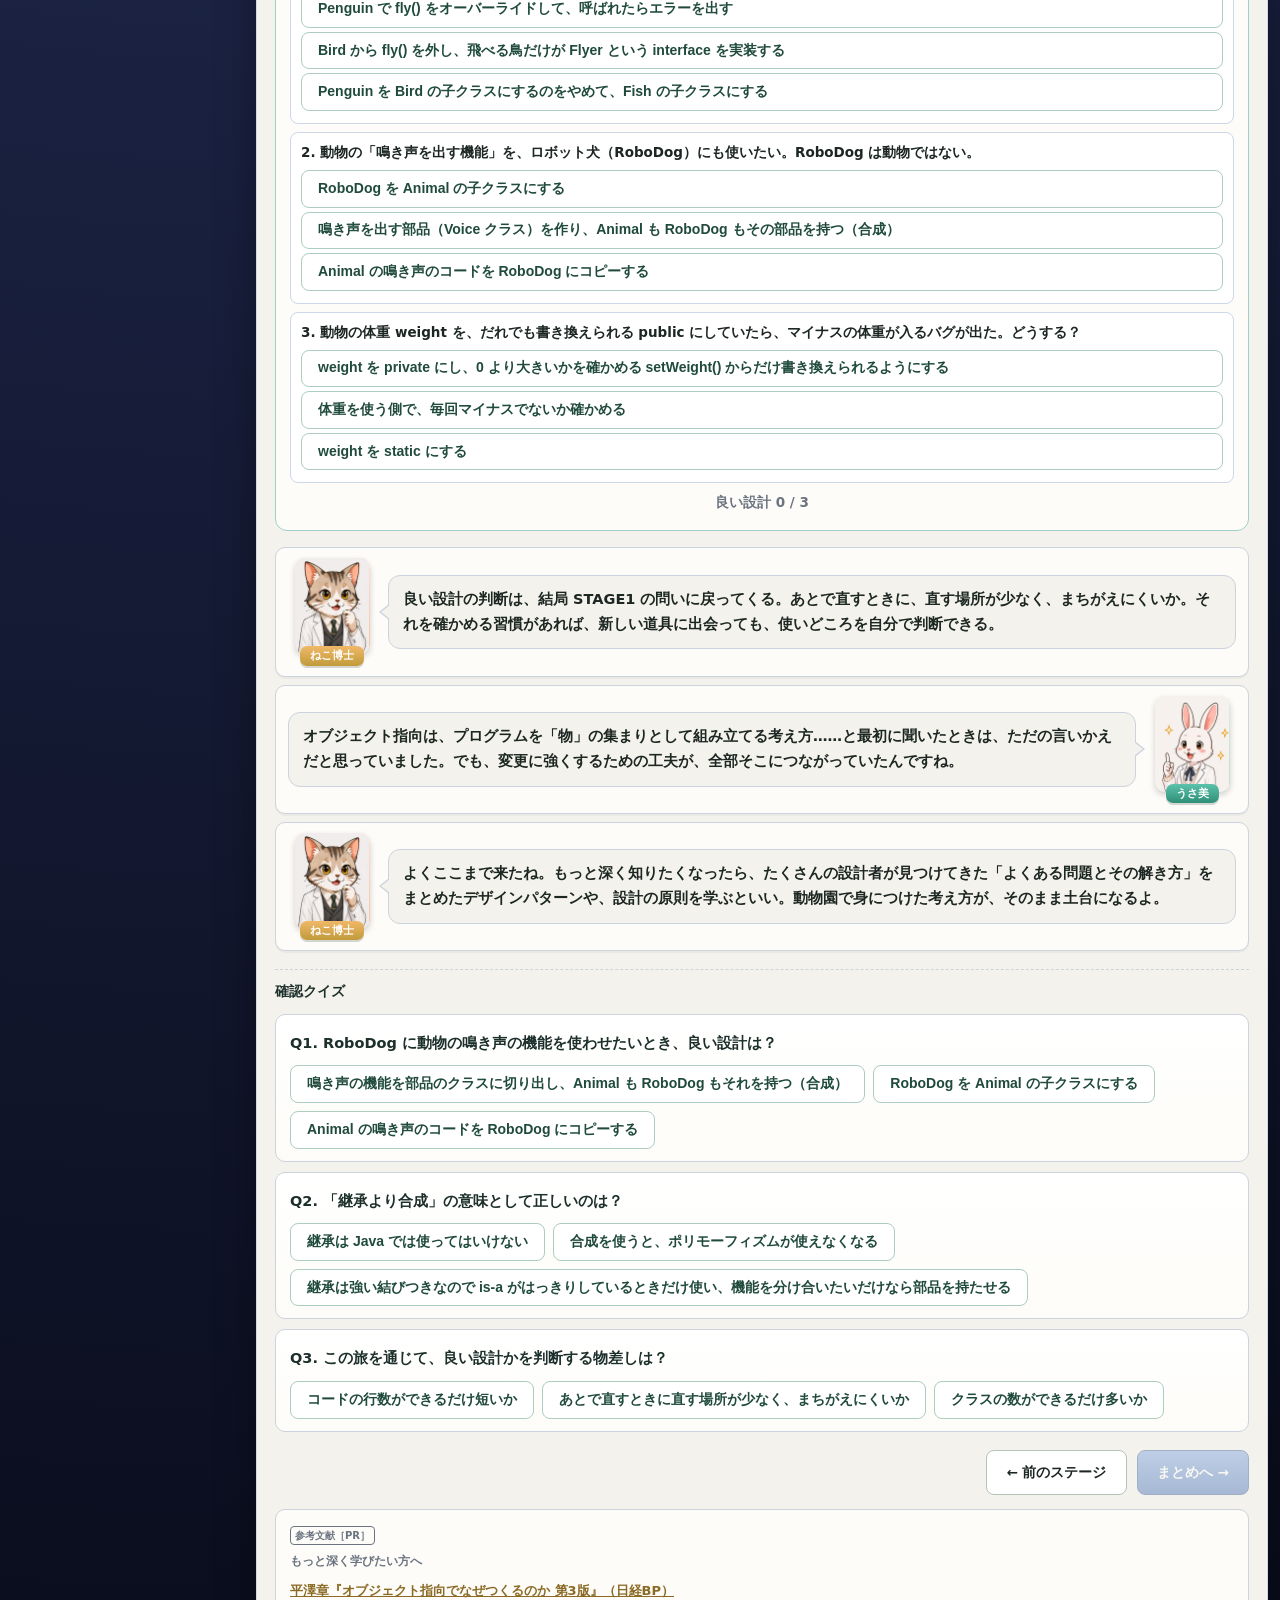
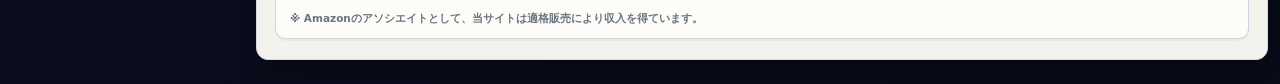
<file: stage10.html>
<!DOCTYPE html>
<html lang="ja">
<head>
<meta charset="UTF-8">
<meta name="viewport" content="width=device-width, initial-scale=1.0">
<meta name="theme-color" content="#1d2547">
<!-- Google tag (gtag.js) -->
<script async src="https://www.googletagmanager.com/gtag/js?id=G-9RTQCP2HXM"></script>
<script>
  window.dataLayer = window.dataLayer || [];
  function gtag(){dataLayer.push(arguments);}
  gtag('js', new Date());
  gtag('config', 'G-9RTQCP2HXM');
</script>
<title>STAGE10 設計の判断 ― オブジェクト指向クエスト</title>
<meta name="description" content="旅のまとめは設計の判断。飛べないペンギン、動物ではないロボット犬、マイナスの体重。継承・インターフェース・合成・カプセル化のどれを使うべきかを、理由とともに選び、「継承より合成」という考え方を知る。">
<link rel="canonical" href="https://informatics.habatakijuku.com/oop-game/stage10">
<meta property="og:type" content="article">
<meta property="og:site_name" content="オブジェクト指向クエスト">
<meta property="og:locale" content="ja_JP">
<meta property="og:title" content="STAGE10 設計の判断 ― オブジェクト指向クエスト">
<meta property="og:description" content="継承・インターフェース・合成・カプセル化をどう使い分けるか。設計の判断の総まとめ。">
<meta property="og:url" content="https://informatics.habatakijuku.com/oop-game/stage10">
<meta property="og:image" content="https://informatics.habatakijuku.com/images/ogp/oop-game.png">
<meta property="og:image:width" content="1200">
<meta property="og:image:height" content="630">
<meta name="twitter:card" content="summary_large_image">
<link rel="icon" href="data:image/svg+xml,<svg xmlns=%22http://www.w3.org/2000/svg%22 viewBox=%220 0 100 100%22><text y=%22.9em%22 font-size=%2290%22>🦁</text></svg>">
<link rel="stylesheet" href="design-system.css?v=20261108a">
<link rel="stylesheet" href="lab.css?v=20261108a">
<script src="js/stages.js?v=20261108a"></script>
<script src="js/progress.js?v=20261108a"></script>
<script src="js/labs.js?v=20261108a"></script>
</head>
<body>
<div class="app-shell side-collapsed" id="app-shell">
  <header class="game-header">
    <div class="brand">
      <div class="brand-title"><a class="head-reset home-badge" href="./" title="トップへ" aria-label="トップへ">🦁</a> <span>オブジェクト指向クエスト</span></div>
      <div class="brand-sub">STAGE 10 ― 設計の判断 ―</div>
    </div>
    <div class="head-progress-wrap">
      <div class="head-progress-label" id="progress-label">クリア 0 / 10</div>
      <div class="head-progress" role="progressbar" aria-label="クリア済みステージ数" aria-valuemin="0" aria-valuemax="10" aria-valuenow="0"><div class="head-progress-fill" id="progress-fill" style="width:0%"></div></div>
    </div>
    <div class="header-actions">
      <a class="head-reset" href="/" title="情報の冒険（シリーズの地図）へ">🧭 地図</a>
      <button class="head-reset" id="btn-reset-all">🔄 最初から</button>
      <button class="head-reset" id="head-nav-toggle" title="ステージ一覧の表示切替">☰ ナビ</button>
    </div>
  </header>

  <div class="game-layout">
    <div class="side-backdrop" id="side-backdrop"></div>
    <aside class="side-panel">
      <div class="side-head">
        <button class="side-toggle" id="sidebar-toggle" title="ステージ一覧の表示切替" aria-label="ステージ一覧の表示切替">☰</button>
        <span class="side-head-text">📚 ステージ一覧</span>
      </div>
      <div class="side-list" id="side-list"></div>
    </aside>

    <main class="main-area">
      <div class="chapter-head">
        <span class="chapter-badge">STAGE 10</span><h1 class="chapter-title">設計の判断</h1>
        <div class="chapter-sub">継承より合成</div>
      </div>

      <div class="mission-box">
        <div class="mission-label">🎯 ミッション</div>
        <div class="mission-text">継承・インターフェース・合成・カプセル化の使い分けを、理由とともに説明できるようになろう。3つの設計の判断で良い設計を選び、確認クイズに全問正解すれば合格。</div>
        <span class="mission-status" id="mission-status">未達成</span>
      </div>

      <div class="dialogue-scene">
        <div class="dialog-row">
          <div class="dialog-character">
            <div class="dialog-avatar mentor"><img src="images/cat.webp" width="300" height="386" alt=""></div>
            <div class="dialog-name mentor">ねこ博士</div>
          </div>
          <div class="dialog-bubble">最後のステージだ。道具はそろった。でも、道具を持っているだけでは良い設計はできない。どの道具を、どこで使うかの判断が大事なんだ。最初に、ここまでの道具を並べておこう。</div>
        </div>
      </div>
<div class="formula-box">
  <span class="step">クラスとインスタンス：データとふるまいをひとまとめにする</span>
  <span class="step">継承：「〜の一種」（is-a）のときだけ。共通の中身を親に1回書く</span>
  <span class="step">抽象クラスとオーバーライド：形は親が決め、中身は子が書く</span>
  <span class="step">ポリモーフィズム：同じ呼び方で中身ごとに違う動き。新しい種類を足しても呼ぶ側を直さない</span>
  <span class="step">インターフェース：「〜ができる」の約束。いくつでも付けられる</span>
  <span class="step">カプセル化：データを守り、確かめ付きの入口からだけ変える</span>
</div>
      <div class="dialogue-scene">
        <div class="dialog-row">
          <div class="dialog-character">
            <div class="dialog-avatar mentor"><img src="images/cat.webp" width="300" height="386" alt=""></div>
            <div class="dialog-name mentor">ねこ博士</div>
          </div>
          <div class="dialog-bubble">継承について、1つ大事な考え方を足しておこう。ロボット犬（RoboDog）に、動物の「鳴き声を出す機能」を使わせたい。RoboDog extends Animal にすれば、すぐに使える。どう思う？</div>
        </div>
        <div class="dialog-row right">
          <div class="dialog-character">
            <div class="dialog-avatar student"><img src="images/rabbit.webp" width="300" height="386" alt=""></div>
            <div class="dialog-name student">うさ美</div>
          </div>
          <div class="dialog-bubble">「ロボット犬は動物の一種」とは言えないので、is-a が成り立ちません。継承すると、えさの量の計算や健康記録まで付いてきてしまう。</div>
        </div>
        <div class="dialog-row">
          <div class="dialog-character">
            <div class="dialog-avatar mentor"><img src="images/cat.webp" width="300" height="386" alt=""></div>
            <div class="dialog-name mentor">ねこ博士</div>
          </div>
          <div class="dialog-bubble">そう。機能を使いたいだけなら、その機能を<strong>部品のクラス</strong>（たとえば Voice）に切り出して、Animal も RoboDog も Voice を<strong>持つ</strong>ようにすればいい。部品を組み合わせて作ることを<strong>合成</strong>（コンポジション）と呼び、「〜を持つ」（has-a）の関係だ。（STAGE9 の UML のコンポジションと同じ英語だけれど、ここでは「部品として持つ」こと全般を指している。）</div>
        </div>
        <div class="dialog-row right">
          <div class="dialog-character">
            <div class="dialog-avatar student"><img src="images/rabbitThink.webp" width="300" height="386" alt=""></div>
            <div class="dialog-name student">うさ美</div>
          </div>
          <div class="dialog-bubble"> 部品なら、あとで別の鳴き声の部品に取り替えることもできる。継承だと、親を途中で取り替えることはできないから、合成のほうが柔軟なんですね。</div>
        </div>
        <div class="dialog-row">
          <div class="dialog-character">
            <div class="dialog-avatar mentor"><img src="images/cat.webp" width="300" height="386" alt=""></div>
            <div class="dialog-name mentor">ねこ博士</div>
          </div>
          <div class="dialog-bubble">そう。だから設計の世界では「<strong>継承より合成</strong>」とよく言われる。継承は強い結びつきなので、is-a がはっきり成り立つときだけに使い、機能を分け合いたいだけなら合成やインターフェースを考える。</div>
        </div>
      </div>
<div class="lab" data-lab="design" data-id="oop-s10-design"></div>
      <div class="dialogue-scene">
        <div class="dialog-row">
          <div class="dialog-character">
            <div class="dialog-avatar mentor"><img src="images/cat.webp" width="300" height="386" alt=""></div>
            <div class="dialog-name mentor">ねこ博士</div>
          </div>
          <div class="dialog-bubble">良い設計の判断は、結局 STAGE1 の問いに戻ってくる。<strong>あとで直すときに、直す場所が少なく、まちがえにくいか</strong>。それを確かめる習慣があれば、新しい道具に出会っても、使いどころを自分で判断できる。</div>
        </div>
        <div class="dialog-row right">
          <div class="dialog-character">
            <div class="dialog-avatar student"><img src="images/rabbit.webp" width="300" height="386" alt=""></div>
            <div class="dialog-name student">うさ美</div>
          </div>
          <div class="dialog-bubble">オブジェクト指向は、プログラムを「物」の集まりとして組み立てる考え方……と最初に聞いたときは、ただの言いかえだと思っていました。でも、変更に強くするための工夫が、全部そこにつながっていたんですね。</div>
        </div>
        <div class="dialog-row">
          <div class="dialog-character">
            <div class="dialog-avatar mentor"><img src="images/cat.webp" width="300" height="386" alt=""></div>
            <div class="dialog-name mentor">ねこ博士</div>
          </div>
          <div class="dialog-bubble">よくここまで来たね。もっと深く知りたくなったら、たくさんの設計者が見つけてきた「よくある問題とその解き方」をまとめた<strong>デザインパターン</strong>や、設計の原則を学ぶといい。動物園で身につけた考え方が、そのまま土台になるよ。</div>
        </div>
      </div>

      <h2 class="quiz-head">確認クイズ</h2>
      <div class="quiz-card" data-quiz>
        <p class="quiz-q">Q1. RoboDog に動物の鳴き声の機能を使わせたいとき、良い設計は？</p>
        <div class="choice-list">
          <button class="choice-btn">鳴き声の機能を部品のクラスに切り出し、Animal も RoboDog もそれを持つ（合成）</button>
          <button class="choice-btn">RoboDog を Animal の子クラスにする</button>
          <button class="choice-btn">Animal の鳴き声のコードを RoboDog にコピーする</button>
        </div>
        <div class="quiz-explain" hidden>正解！ is-a が成り立たないので継承は不向き。コピーは STAGE1 の問題に逆戻り。部品として持たせれば、取り替えもできる。</div>
      </div>
      <div class="quiz-card" data-quiz>
        <p class="quiz-q">Q2. 「継承より合成」の意味として正しいのは？</p>
        <div class="choice-list">
          <button class="choice-btn">継承は Java では使ってはいけない</button>
          <button class="choice-btn">合成を使うと、ポリモーフィズムが使えなくなる</button>
          <button class="choice-btn">継承は強い結びつきなので is-a がはっきりしているときだけ使い、機能を分け合いたいだけなら部品を持たせる</button>
        </div>
        <div class="quiz-explain" hidden>正解！ 継承は親の変更が全部の子に及ぶ強い関係。合成なら部品を取り替えられ、関係ない機能も付いてこない。</div>
      </div>
      <div class="quiz-card" data-quiz>
        <p class="quiz-q">Q3. この旅を通じて、良い設計かを判断する物差しは？</p>
        <div class="choice-list">
          <button class="choice-btn">コードの行数ができるだけ短いか</button>
          <button class="choice-btn">あとで直すときに直す場所が少なく、まちがえにくいか</button>
          <button class="choice-btn">クラスの数ができるだけ多いか</button>
        </div>
        <div class="quiz-explain" hidden>正解！ プログラムは書いたあとに何度も直す。変更に強く、まちがいを防ぐ仕組みになっているかが物差し。</div>
      </div>

      <div class="stage-nav">
        <a class="btn" href="stage9.html">← 前のステージ</a>
        <button class="btn btn-primary" id="btn-next" disabled>まとめへ →</button>
      </div>

      <div id="book-recommend"></div>
    </main>
  </div>
</div>

<script>QUEST.initStagePage(10);</script>

<script src="https://my.habatakijuku.com/sync.js" defer></script>
</body>
</html>
</file>
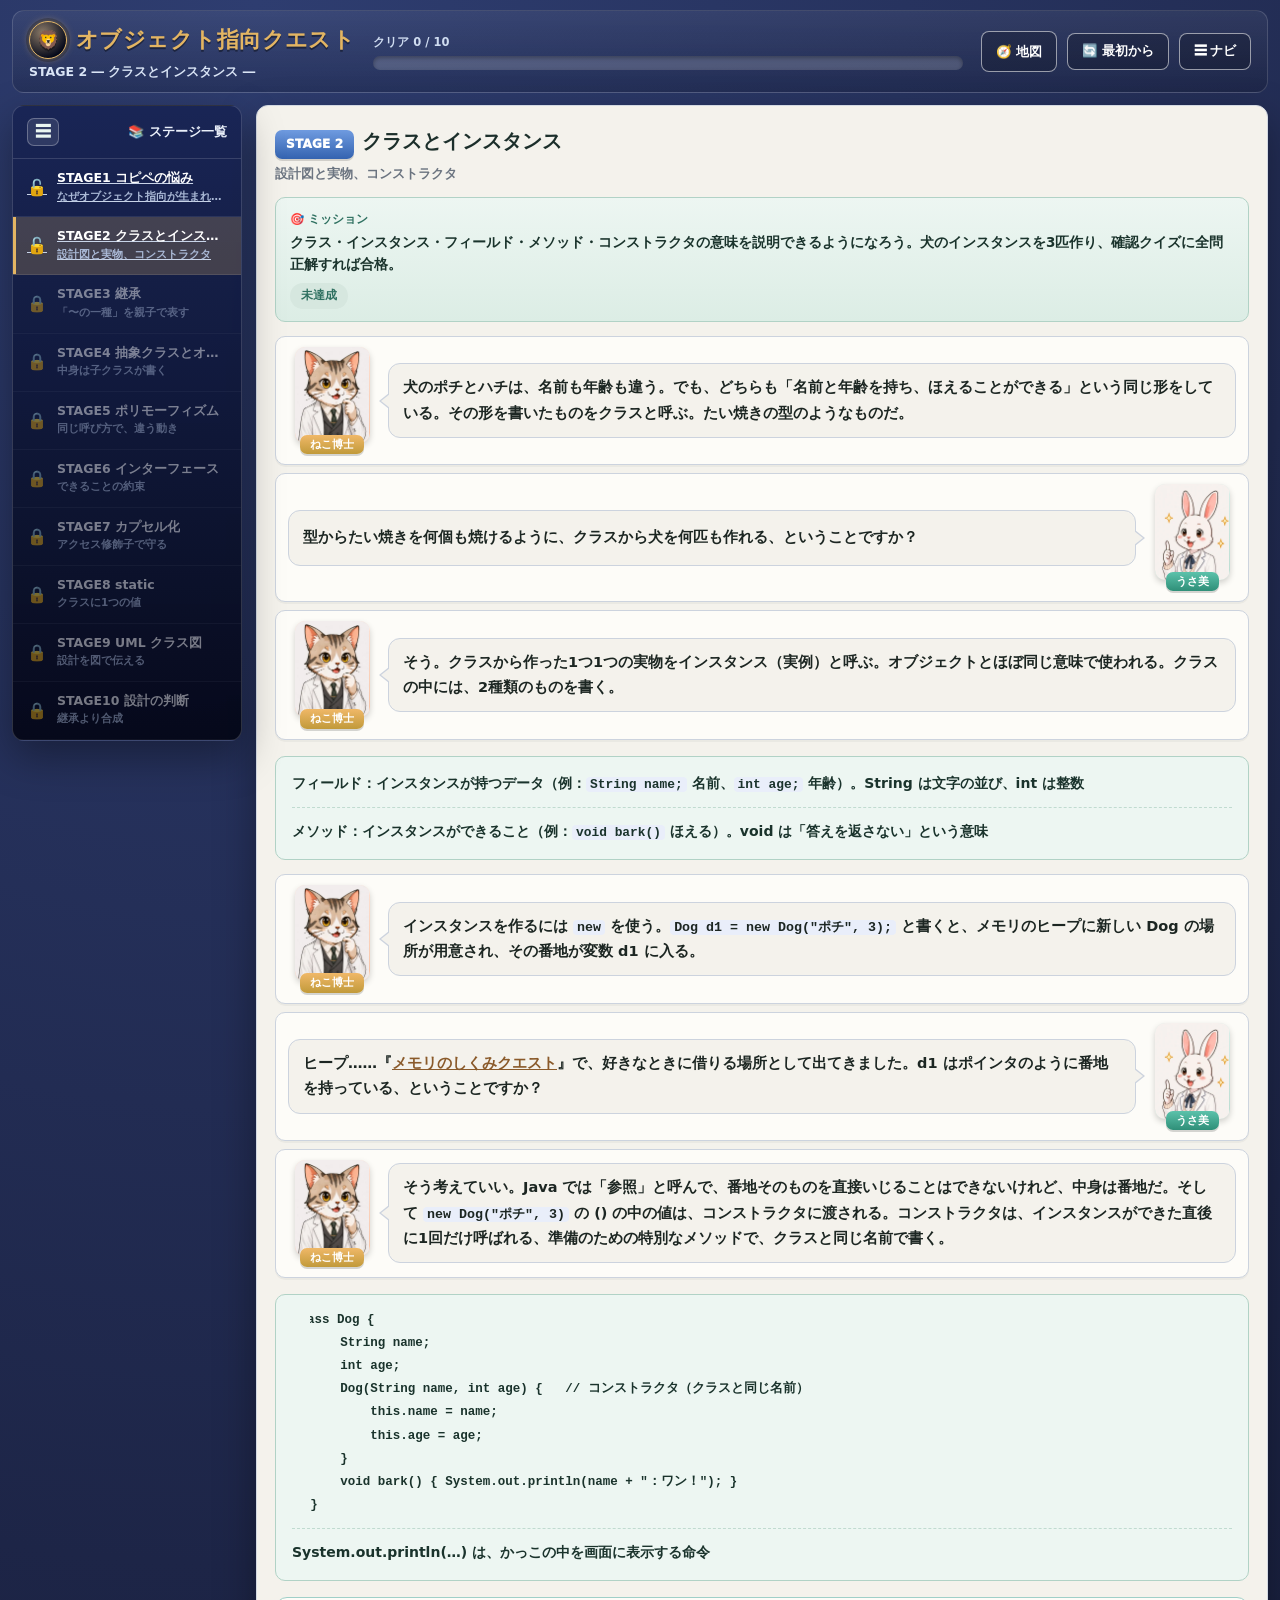
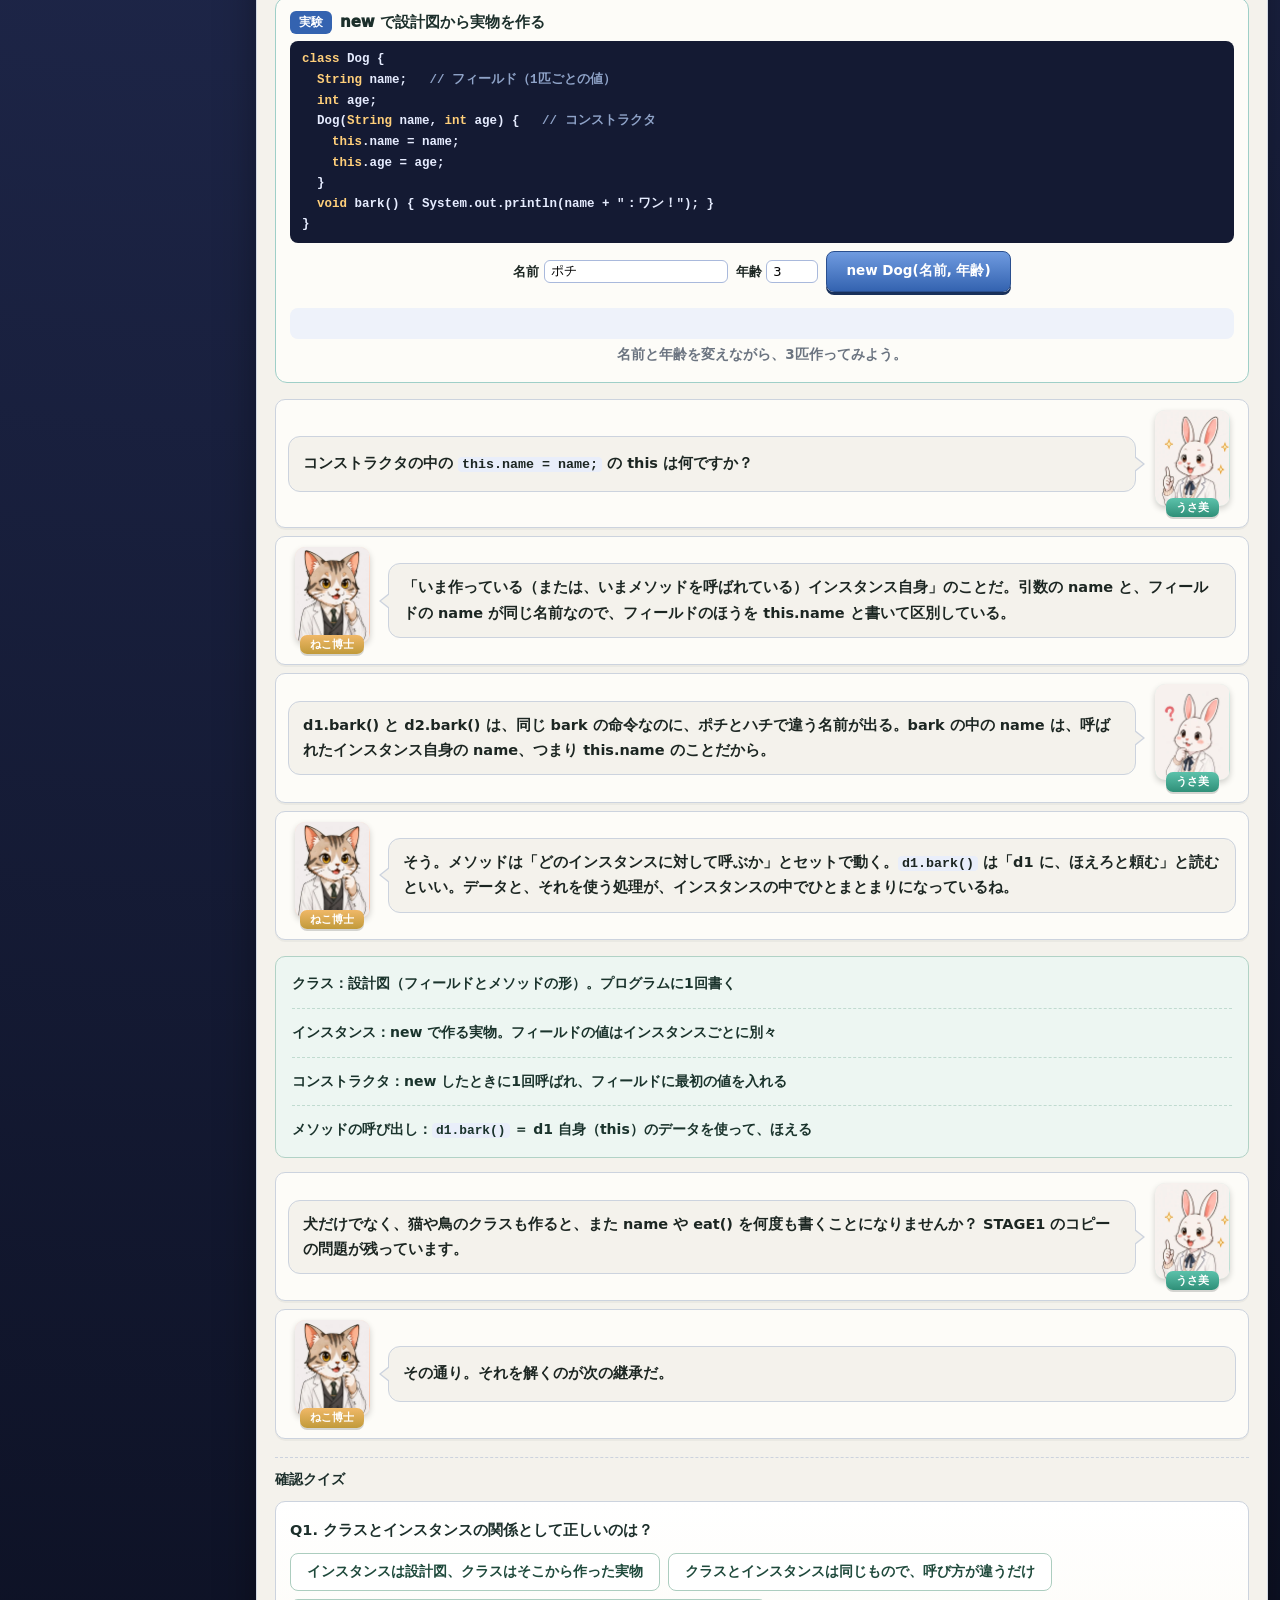
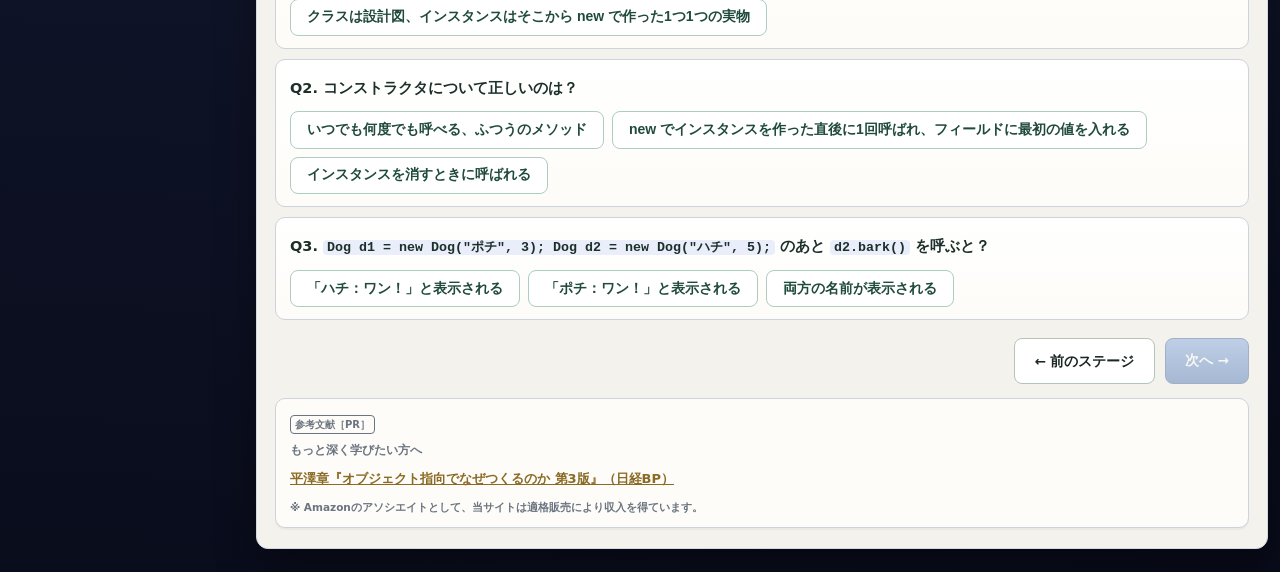
<file: stage2.html>
<!DOCTYPE html>
<html lang="ja">
<head>
<meta charset="UTF-8">
<meta name="viewport" content="width=device-width, initial-scale=1.0">
<meta name="theme-color" content="#1d2547">
<!-- Google tag (gtag.js) -->
<script async src="https://www.googletagmanager.com/gtag/js?id=G-9RTQCP2HXM"></script>
<script>
  window.dataLayer = window.dataLayer || [];
  function gtag(){dataLayer.push(arguments);}
  gtag('js', new Date());
  gtag('config', 'G-9RTQCP2HXM');
</script>
<title>STAGE2 クラスとインスタンス ― オブジェクト指向クエスト</title>
<meta name="description" content="クラスは設計図、インスタンスは設計図から作った実物。フィールド・メソッド・コンストラクタ・new の意味と、同じクラスから作ったインスタンスがそれぞれ自分の値を持つことを、犬を何匹か作って確かめる。">
<link rel="canonical" href="https://informatics.habatakijuku.com/oop-game/stage2">
<meta property="og:type" content="article">
<meta property="og:site_name" content="オブジェクト指向クエスト">
<meta property="og:locale" content="ja_JP">
<meta property="og:title" content="STAGE2 クラスとインスタンス ― オブジェクト指向クエスト">
<meta property="og:description" content="クラスは設計図、インスタンスは実物。new とコンストラクタ。">
<meta property="og:url" content="https://informatics.habatakijuku.com/oop-game/stage2">
<meta property="og:image" content="https://informatics.habatakijuku.com/images/ogp/oop-game.png">
<meta property="og:image:width" content="1200">
<meta property="og:image:height" content="630">
<meta name="twitter:card" content="summary_large_image">
<link rel="icon" href="data:image/svg+xml,<svg xmlns=%22http://www.w3.org/2000/svg%22 viewBox=%220 0 100 100%22><text y=%22.9em%22 font-size=%2290%22>🦁</text></svg>">
<link rel="stylesheet" href="design-system.css?v=20261108a">
<link rel="stylesheet" href="lab.css?v=20261108a">
<script src="js/stages.js?v=20261108a"></script>
<script src="js/progress.js?v=20261108a"></script>
<script src="js/labs.js?v=20261108a"></script>
</head>
<body>
<div class="app-shell side-collapsed" id="app-shell">
  <header class="game-header">
    <div class="brand">
      <div class="brand-title"><a class="head-reset home-badge" href="./" title="トップへ" aria-label="トップへ">🦁</a> <span>オブジェクト指向クエスト</span></div>
      <div class="brand-sub">STAGE 2 ― クラスとインスタンス ―</div>
    </div>
    <div class="head-progress-wrap">
      <div class="head-progress-label" id="progress-label">クリア 0 / 10</div>
      <div class="head-progress" role="progressbar" aria-label="クリア済みステージ数" aria-valuemin="0" aria-valuemax="10" aria-valuenow="0"><div class="head-progress-fill" id="progress-fill" style="width:0%"></div></div>
    </div>
    <div class="header-actions">
      <a class="head-reset" href="/" title="情報の冒険（シリーズの地図）へ">🧭 地図</a>
      <button class="head-reset" id="btn-reset-all">🔄 最初から</button>
      <button class="head-reset" id="head-nav-toggle" title="ステージ一覧の表示切替">☰ ナビ</button>
    </div>
  </header>

  <div class="game-layout">
    <div class="side-backdrop" id="side-backdrop"></div>
    <aside class="side-panel">
      <div class="side-head">
        <button class="side-toggle" id="sidebar-toggle" title="ステージ一覧の表示切替" aria-label="ステージ一覧の表示切替">☰</button>
        <span class="side-head-text">📚 ステージ一覧</span>
      </div>
      <div class="side-list" id="side-list"></div>
    </aside>

    <main class="main-area">
      <div class="chapter-head">
        <span class="chapter-badge">STAGE 2</span><h1 class="chapter-title">クラスとインスタンス</h1>
        <div class="chapter-sub">設計図と実物、コンストラクタ</div>
      </div>

      <div class="mission-box">
        <div class="mission-label">🎯 ミッション</div>
        <div class="mission-text">クラス・インスタンス・フィールド・メソッド・コンストラクタの意味を説明できるようになろう。犬のインスタンスを3匹作り、確認クイズに全問正解すれば合格。</div>
        <span class="mission-status" id="mission-status">未達成</span>
      </div>

      <div class="dialogue-scene">
        <div class="dialog-row">
          <div class="dialog-character">
            <div class="dialog-avatar mentor"><img src="images/cat.webp" width="300" height="386" alt=""></div>
            <div class="dialog-name mentor">ねこ博士</div>
          </div>
          <div class="dialog-bubble">犬のポチとハチは、名前も年齢も違う。でも、どちらも「名前と年齢を持ち、ほえることができる」という同じ形をしている。その<strong>形</strong>を書いたものを<strong>クラス</strong>と呼ぶ。たい焼きの型のようなものだ。</div>
        </div>
        <div class="dialog-row right">
          <div class="dialog-character">
            <div class="dialog-avatar student"><img src="images/rabbit.webp" width="300" height="386" alt=""></div>
            <div class="dialog-name student">うさ美</div>
          </div>
          <div class="dialog-bubble">型からたい焼きを何個も焼けるように、クラスから犬を何匹も作れる、ということですか？</div>
        </div>
        <div class="dialog-row">
          <div class="dialog-character">
            <div class="dialog-avatar mentor"><img src="images/cat.webp" width="300" height="386" alt=""></div>
            <div class="dialog-name mentor">ねこ博士</div>
          </div>
          <div class="dialog-bubble">そう。クラスから作った1つ1つの実物を<strong>インスタンス</strong>（実例）と呼ぶ。オブジェクトとほぼ同じ意味で使われる。クラスの中には、2種類のものを書く。</div>
        </div>
      </div>
<div class="formula-box">
  <span class="step"><strong>フィールド</strong>：インスタンスが持つデータ（例：<code>String name;</code> 名前、<code>int age;</code> 年齢）。String は文字の並び、int は整数</span>
  <span class="step"><strong>メソッド</strong>：インスタンスができること（例：<code>void bark()</code> ほえる）。void は「答えを返さない」という意味</span>
</div>
      <div class="dialogue-scene">
        <div class="dialog-row">
          <div class="dialog-character">
            <div class="dialog-avatar mentor"><img src="images/cat.webp" width="300" height="386" alt=""></div>
            <div class="dialog-name mentor">ねこ博士</div>
          </div>
          <div class="dialog-bubble">インスタンスを作るには <code>new</code> を使う。<code>Dog d1 = new Dog("ポチ", 3);</code> と書くと、メモリのヒープに新しい Dog の場所が用意され、その番地が変数 d1 に入る。</div>
        </div>
        <div class="dialog-row right">
          <div class="dialog-character">
            <div class="dialog-avatar student"><img src="images/rabbit.webp" width="300" height="386" alt=""></div>
            <div class="dialog-name student">うさ美</div>
          </div>
          <div class="dialog-bubble">ヒープ……『<a href="https://informatics.habatakijuku.com/memory-quest/" target="_blank" rel="noopener" style="color:#8a5a2a;text-decoration:underline">メモリのしくみクエスト</a>』で、好きなときに借りる場所として出てきました。d1 はポインタのように番地を持っている、ということですか？</div>
        </div>
        <div class="dialog-row">
          <div class="dialog-character">
            <div class="dialog-avatar mentor"><img src="images/cat.webp" width="300" height="386" alt=""></div>
            <div class="dialog-name mentor">ねこ博士</div>
          </div>
          <div class="dialog-bubble">そう考えていい。Java では「参照」と呼んで、番地そのものを直接いじることはできないけれど、中身は番地だ。そして <code>new Dog("ポチ", 3)</code> の () の中の値は、<strong>コンストラクタ</strong>に渡される。コンストラクタは、インスタンスができた直後に1回だけ呼ばれる、準備のための特別なメソッドで、クラスと同じ名前で書く。</div>
        </div>
      </div>
<div class="formula-box">
  <span class="step"><pre>class Dog {
    String name;
    int age;
    Dog(String name, int age) {   // コンストラクタ（クラスと同じ名前）
        this.name = name;
        this.age = age;
    }
    void bark() { System.out.println(name + "：ワン！"); }
}</pre></span>
  <span class="step">System.out.println(…) は、かっこの中を画面に表示する命令</span>
</div>
<div class="lab" data-lab="instances" data-id="oop-s2-new"></div>
      <div class="dialogue-scene">
        <div class="dialog-row right">
          <div class="dialog-character">
            <div class="dialog-avatar student"><img src="images/rabbit.webp" width="300" height="386" alt=""></div>
            <div class="dialog-name student">うさ美</div>
          </div>
          <div class="dialog-bubble">コンストラクタの中の <code>this.name = name;</code> の this は何ですか？</div>
        </div>
        <div class="dialog-row">
          <div class="dialog-character">
            <div class="dialog-avatar mentor"><img src="images/cat.webp" width="300" height="386" alt=""></div>
            <div class="dialog-name mentor">ねこ博士</div>
          </div>
          <div class="dialog-bubble">「いま作っている（または、いまメソッドを呼ばれている）インスタンス自身」のことだ。引数の name と、フィールドの name が同じ名前なので、フィールドのほうを this.name と書いて区別している。</div>
        </div>
        <div class="dialog-row right">
          <div class="dialog-character">
            <div class="dialog-avatar student"><img src="images/rabbitThink.webp" width="300" height="386" alt=""></div>
            <div class="dialog-name student">うさ美</div>
          </div>
          <div class="dialog-bubble"> d1.bark() と d2.bark() は、同じ bark の命令なのに、ポチとハチで違う名前が出る。bark の中の name は、呼ばれたインスタンス自身の name、つまり this.name のことだから。</div>
        </div>
        <div class="dialog-row">
          <div class="dialog-character">
            <div class="dialog-avatar mentor"><img src="images/cat.webp" width="300" height="386" alt=""></div>
            <div class="dialog-name mentor">ねこ博士</div>
          </div>
          <div class="dialog-bubble">そう。メソッドは「どのインスタンスに対して呼ぶか」とセットで動く。<code>d1.bark()</code> は「d1 に、ほえろと頼む」と読むといい。データと、それを使う処理が、インスタンスの中でひとまとまりになっているね。</div>
        </div>
      </div>
<div class="formula-box">
  <span class="step">クラス：設計図（フィールドとメソッドの形）。プログラムに1回書く</span>
  <span class="step">インスタンス：new で作る実物。フィールドの値はインスタンスごとに別々</span>
  <span class="step">コンストラクタ：new したときに1回呼ばれ、フィールドに最初の値を入れる</span>
  <span class="step">メソッドの呼び出し：<code>d1.bark()</code> ＝ d1 自身（this）のデータを使って、ほえる</span>
</div>
      <div class="dialogue-scene">
        <div class="dialog-row right">
          <div class="dialog-character">
            <div class="dialog-avatar student"><img src="images/rabbit.webp" width="300" height="386" alt=""></div>
            <div class="dialog-name student">うさ美</div>
          </div>
          <div class="dialog-bubble">犬だけでなく、猫や鳥のクラスも作ると、また name や eat() を何度も書くことになりませんか？ STAGE1 のコピーの問題が残っています。</div>
        </div>
        <div class="dialog-row">
          <div class="dialog-character">
            <div class="dialog-avatar mentor"><img src="images/cat.webp" width="300" height="386" alt=""></div>
            <div class="dialog-name mentor">ねこ博士</div>
          </div>
          <div class="dialog-bubble">その通り。それを解くのが次の継承だ。</div>
        </div>
      </div>

      <h2 class="quiz-head">確認クイズ</h2>
      <div class="quiz-card" data-quiz>
        <p class="quiz-q">Q1. クラスとインスタンスの関係として正しいのは？</p>
        <div class="choice-list">
          <button class="choice-btn">インスタンスは設計図、クラスはそこから作った実物</button>
          <button class="choice-btn">クラスとインスタンスは同じもので、呼び方が違うだけ</button>
          <button class="choice-btn">クラスは設計図、インスタンスはそこから new で作った1つ1つの実物</button>
        </div>
        <div class="quiz-explain" hidden>正解！ クラスは1回書く形。インスタンスはいくつでも作れ、それぞれ自分のフィールドの値を持つ。</div>
      </div>
      <div class="quiz-card" data-quiz>
        <p class="quiz-q">Q2. コンストラクタについて正しいのは？</p>
        <div class="choice-list">
          <button class="choice-btn">いつでも何度でも呼べる、ふつうのメソッド</button>
          <button class="choice-btn">new でインスタンスを作った直後に1回呼ばれ、フィールドに最初の値を入れる</button>
          <button class="choice-btn">インスタンスを消すときに呼ばれる</button>
        </div>
        <div class="quiz-explain" hidden>正解！ クラスと同じ名前で書く準備用のメソッド。new のかっこの中の値が渡される。</div>
      </div>
      <div class="quiz-card" data-quiz>
        <p class="quiz-q">Q3. <code>Dog d1 = new Dog("ポチ", 3); Dog d2 = new Dog("ハチ", 5);</code> のあと <code>d2.bark()</code> を呼ぶと？</p>
        <div class="choice-list">
          <button class="choice-btn">「ハチ：ワン！」と表示される</button>
          <button class="choice-btn">「ポチ：ワン！」と表示される</button>
          <button class="choice-btn">両方の名前が表示される</button>
        </div>
        <div class="quiz-explain" hidden>正解！ メソッドは呼ばれたインスタンス自身（this）のフィールドを使う。d2 の name はハチ。</div>
      </div>

      <div class="stage-nav">
        <a class="btn" href="stage1.html">← 前のステージ</a>
        <button class="btn btn-primary" id="btn-next" disabled>次へ →</button>
      </div>

      <div id="book-recommend"></div>
    </main>
  </div>
</div>

<script>QUEST.initStagePage(2);</script>

<script src="https://my.habatakijuku.com/sync.js" defer></script>
</body>
</html>
</file>
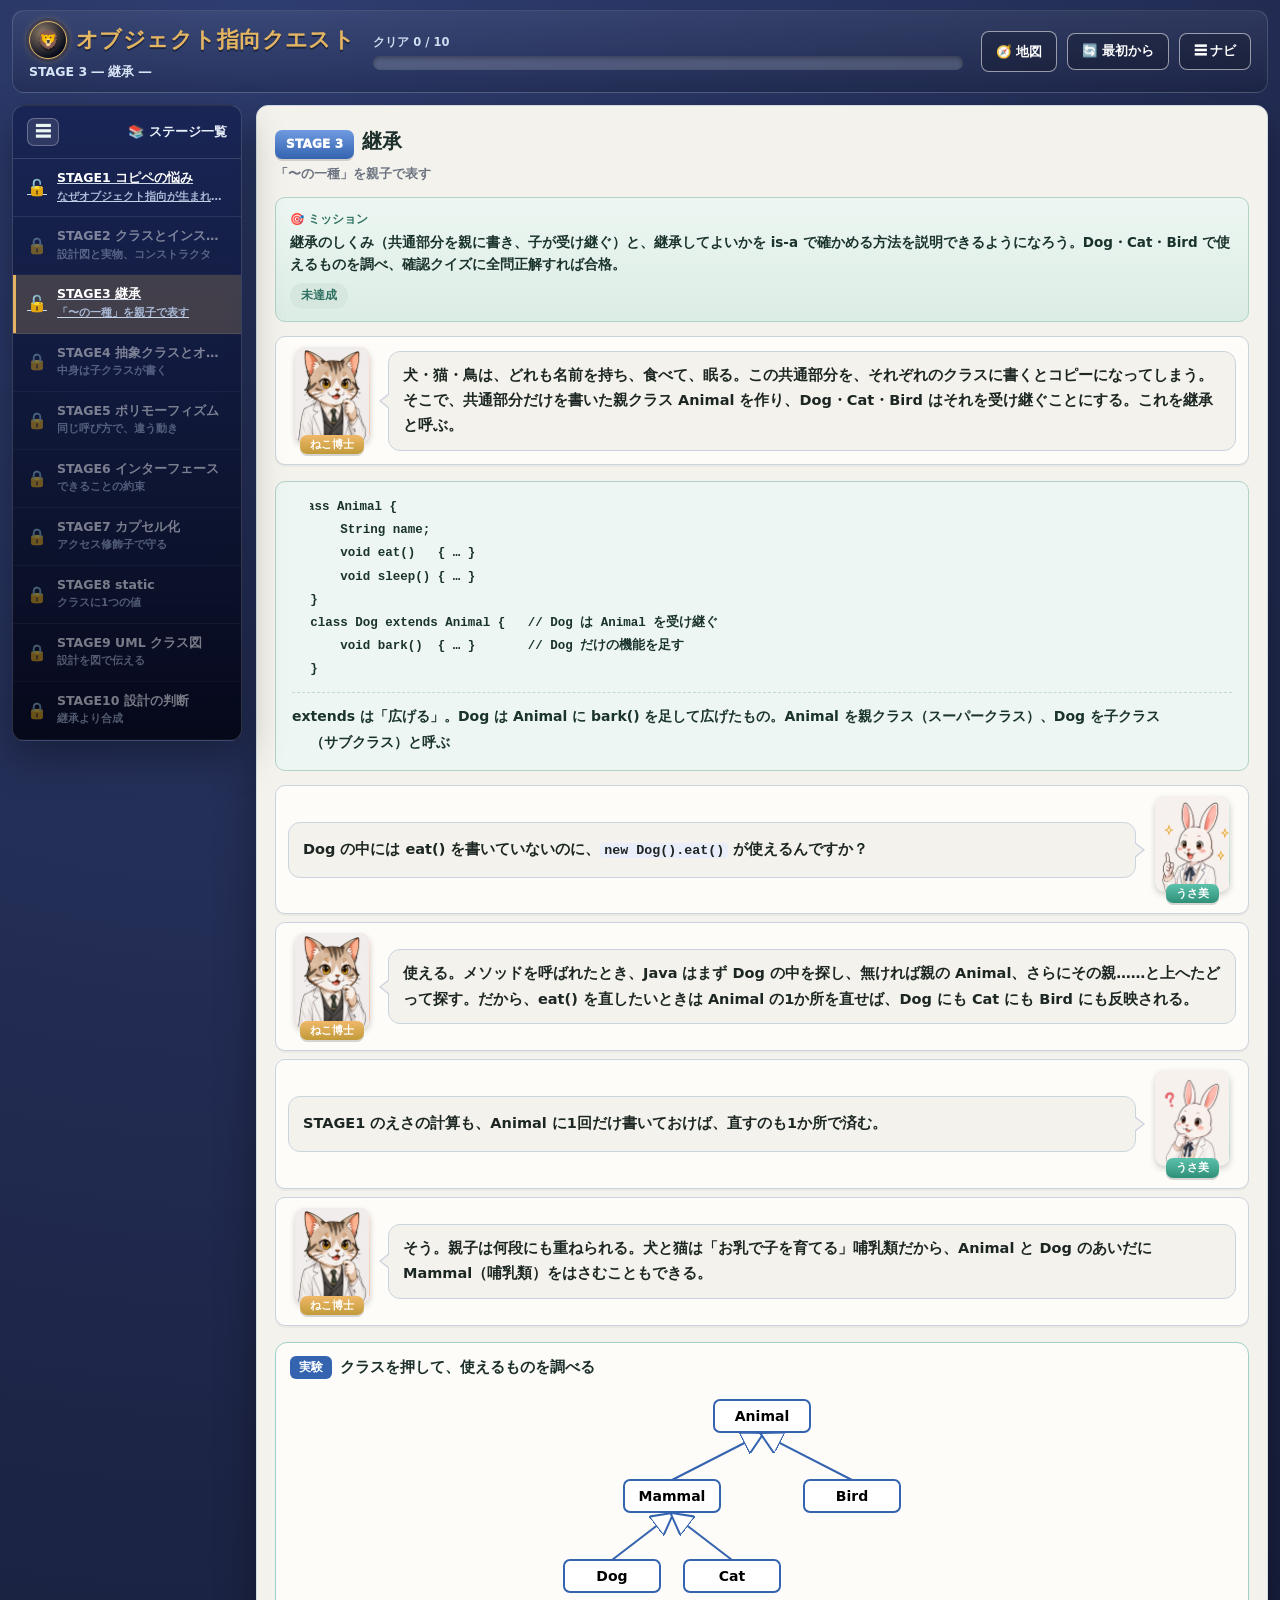
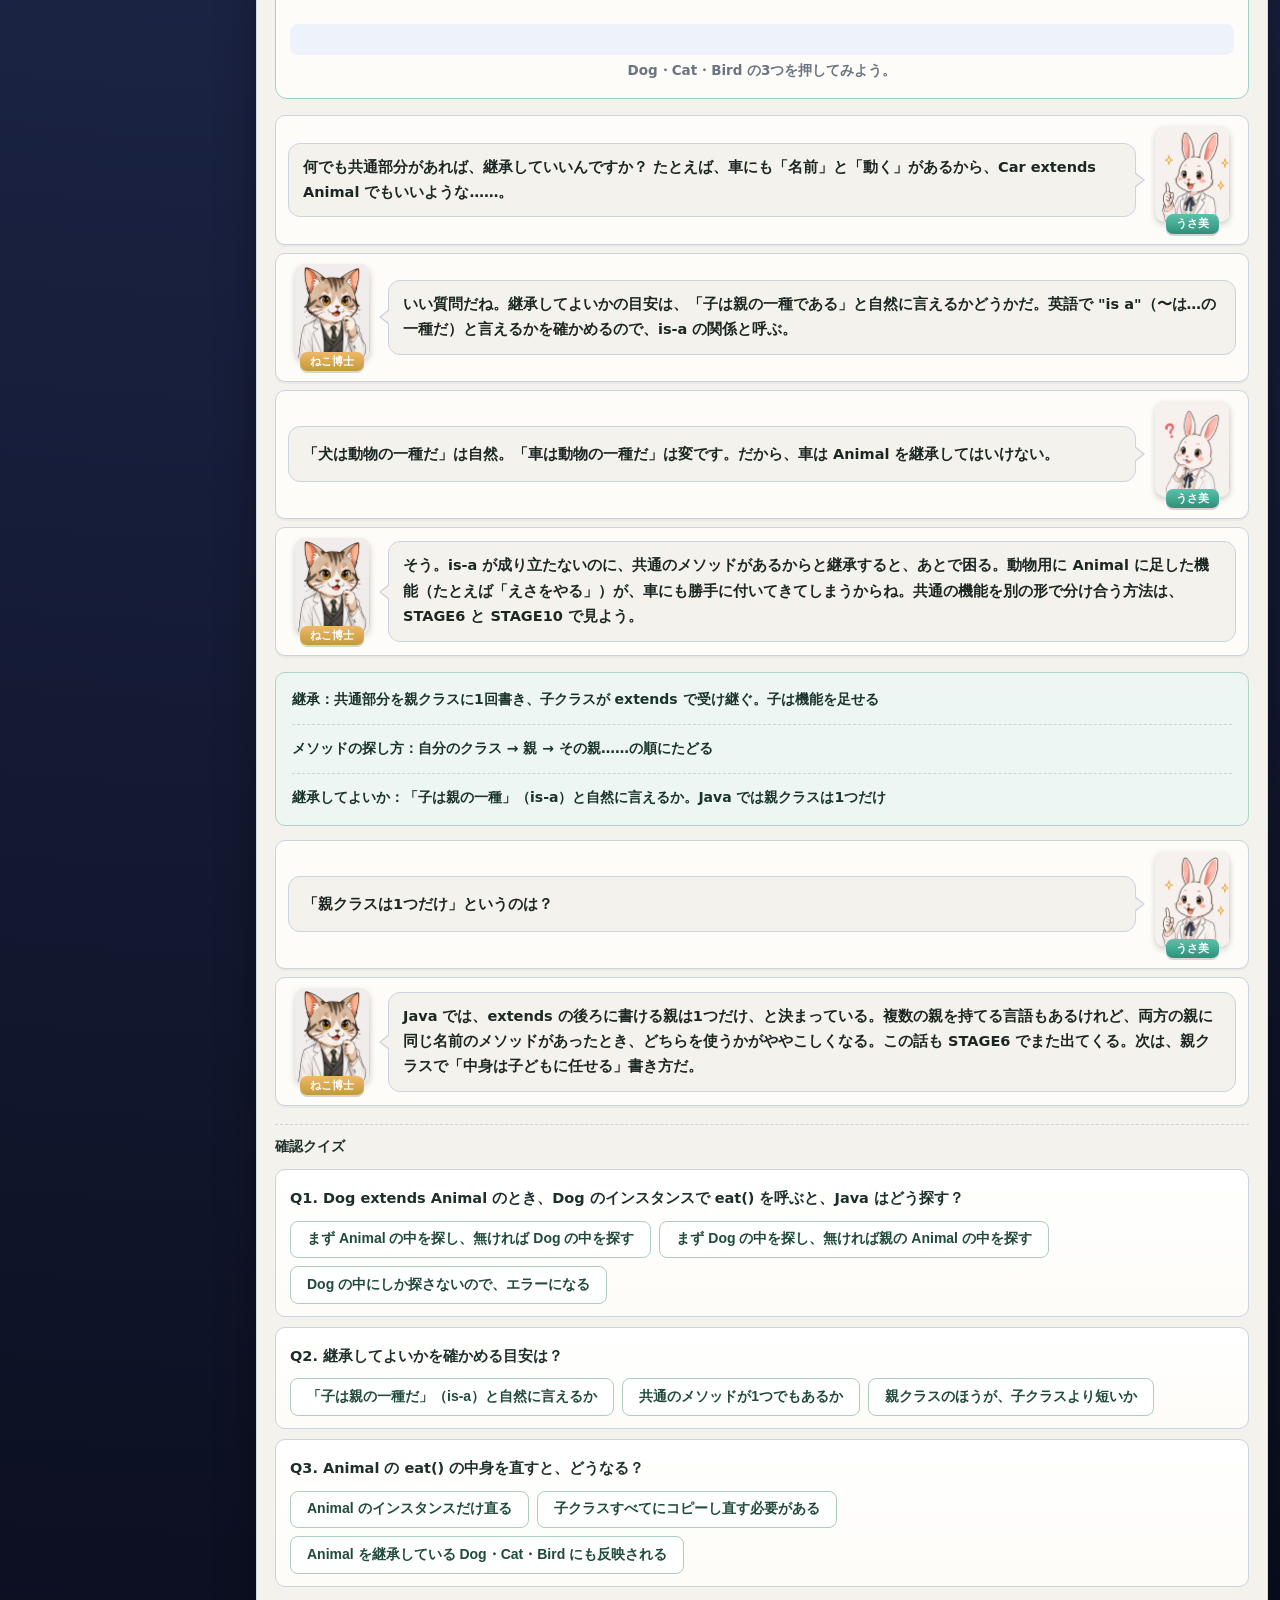
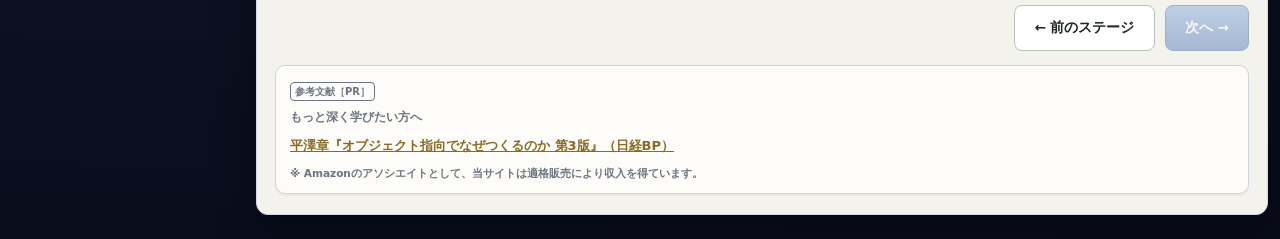
<file: stage3.html>
<!DOCTYPE html>
<html lang="ja">
<head>
<meta charset="UTF-8">
<meta name="viewport" content="width=device-width, initial-scale=1.0">
<meta name="theme-color" content="#1d2547">
<!-- Google tag (gtag.js) -->
<script async src="https://www.googletagmanager.com/gtag/js?id=G-9RTQCP2HXM"></script>
<script>
  window.dataLayer = window.dataLayer || [];
  function gtag(){dataLayer.push(arguments);}
  gtag('js', new Date());
  gtag('config', 'G-9RTQCP2HXM');
</script>
<title>STAGE3 継承 ― オブジェクト指向クエスト</title>
<meta name="description" content="犬も猫も鳥も「動物の一種」。共通の名前や食べるふるまいを親クラス Animal に1回だけ書き、子クラスが受け継ぐ。extends・is-a の確かめ方・メソッドを親へたどって探すしくみを、クラスの親子関係を調べながら確かめる。">
<link rel="canonical" href="https://informatics.habatakijuku.com/oop-game/stage3">
<meta property="og:type" content="article">
<meta property="og:site_name" content="オブジェクト指向クエスト">
<meta property="og:locale" content="ja_JP">
<meta property="og:title" content="STAGE3 継承 ― オブジェクト指向クエスト">
<meta property="og:description" content="共通部分を親に1回だけ書く。継承と is-a の関係。">
<meta property="og:url" content="https://informatics.habatakijuku.com/oop-game/stage3">
<meta property="og:image" content="https://informatics.habatakijuku.com/images/ogp/oop-game.png">
<meta property="og:image:width" content="1200">
<meta property="og:image:height" content="630">
<meta name="twitter:card" content="summary_large_image">
<link rel="icon" href="data:image/svg+xml,<svg xmlns=%22http://www.w3.org/2000/svg%22 viewBox=%220 0 100 100%22><text y=%22.9em%22 font-size=%2290%22>🦁</text></svg>">
<link rel="stylesheet" href="design-system.css?v=20261108a">
<link rel="stylesheet" href="lab.css?v=20261108a">
<script src="js/stages.js?v=20261108a"></script>
<script src="js/progress.js?v=20261108a"></script>
<script src="js/labs.js?v=20261108a"></script>
</head>
<body>
<div class="app-shell side-collapsed" id="app-shell">
  <header class="game-header">
    <div class="brand">
      <div class="brand-title"><a class="head-reset home-badge" href="./" title="トップへ" aria-label="トップへ">🦁</a> <span>オブジェクト指向クエスト</span></div>
      <div class="brand-sub">STAGE 3 ― 継承 ―</div>
    </div>
    <div class="head-progress-wrap">
      <div class="head-progress-label" id="progress-label">クリア 0 / 10</div>
      <div class="head-progress" role="progressbar" aria-label="クリア済みステージ数" aria-valuemin="0" aria-valuemax="10" aria-valuenow="0"><div class="head-progress-fill" id="progress-fill" style="width:0%"></div></div>
    </div>
    <div class="header-actions">
      <a class="head-reset" href="/" title="情報の冒険（シリーズの地図）へ">🧭 地図</a>
      <button class="head-reset" id="btn-reset-all">🔄 最初から</button>
      <button class="head-reset" id="head-nav-toggle" title="ステージ一覧の表示切替">☰ ナビ</button>
    </div>
  </header>

  <div class="game-layout">
    <div class="side-backdrop" id="side-backdrop"></div>
    <aside class="side-panel">
      <div class="side-head">
        <button class="side-toggle" id="sidebar-toggle" title="ステージ一覧の表示切替" aria-label="ステージ一覧の表示切替">☰</button>
        <span class="side-head-text">📚 ステージ一覧</span>
      </div>
      <div class="side-list" id="side-list"></div>
    </aside>

    <main class="main-area">
      <div class="chapter-head">
        <span class="chapter-badge">STAGE 3</span><h1 class="chapter-title">継承</h1>
        <div class="chapter-sub">「〜の一種」を親子で表す</div>
      </div>

      <div class="mission-box">
        <div class="mission-label">🎯 ミッション</div>
        <div class="mission-text">継承のしくみ（共通部分を親に書き、子が受け継ぐ）と、継承してよいかを is-a で確かめる方法を説明できるようになろう。Dog・Cat・Bird で使えるものを調べ、確認クイズに全問正解すれば合格。</div>
        <span class="mission-status" id="mission-status">未達成</span>
      </div>

      <div class="dialogue-scene">
        <div class="dialog-row">
          <div class="dialog-character">
            <div class="dialog-avatar mentor"><img src="images/cat.webp" width="300" height="386" alt=""></div>
            <div class="dialog-name mentor">ねこ博士</div>
          </div>
          <div class="dialog-bubble">犬・猫・鳥は、どれも名前を持ち、食べて、眠る。この共通部分を、それぞれのクラスに書くとコピーになってしまう。そこで、共通部分だけを書いた<strong>親クラス</strong> Animal を作り、Dog・Cat・Bird はそれを<strong>受け継ぐ</strong>ことにする。これを<strong>継承</strong>と呼ぶ。</div>
        </div>
      </div>
<div class="formula-box">
  <span class="step"><pre>class Animal {
    String name;
    void eat()   { … }
    void sleep() { … }
}
class Dog extends Animal {   // Dog は Animal を受け継ぐ
    void bark()  { … }       // Dog だけの機能を足す
}</pre></span>
  <span class="step">extends は「広げる」。Dog は Animal に bark() を足して広げたもの。Animal を親クラス（スーパークラス）、Dog を子クラス（サブクラス）と呼ぶ</span>
</div>
      <div class="dialogue-scene">
        <div class="dialog-row right">
          <div class="dialog-character">
            <div class="dialog-avatar student"><img src="images/rabbit.webp" width="300" height="386" alt=""></div>
            <div class="dialog-name student">うさ美</div>
          </div>
          <div class="dialog-bubble">Dog の中には eat() を書いていないのに、<code>new Dog().eat()</code> が使えるんですか？</div>
        </div>
        <div class="dialog-row">
          <div class="dialog-character">
            <div class="dialog-avatar mentor"><img src="images/cat.webp" width="300" height="386" alt=""></div>
            <div class="dialog-name mentor">ねこ博士</div>
          </div>
          <div class="dialog-bubble">使える。メソッドを呼ばれたとき、Java はまず Dog の中を探し、無ければ親の Animal、さらにその親……と上へたどって探す。だから、eat() を直したいときは Animal の1か所を直せば、Dog にも Cat にも Bird にも反映される。</div>
        </div>
        <div class="dialog-row right">
          <div class="dialog-character">
            <div class="dialog-avatar student"><img src="images/rabbitThink.webp" width="300" height="386" alt=""></div>
            <div class="dialog-name student">うさ美</div>
          </div>
          <div class="dialog-bubble"> STAGE1 のえさの計算も、Animal に1回だけ書いておけば、直すのも1か所で済む。</div>
        </div>
        <div class="dialog-row">
          <div class="dialog-character">
            <div class="dialog-avatar mentor"><img src="images/cat.webp" width="300" height="386" alt=""></div>
            <div class="dialog-name mentor">ねこ博士</div>
          </div>
          <div class="dialog-bubble">そう。親子は何段にも重ねられる。犬と猫は「お乳で子を育てる」哺乳類だから、Animal と Dog のあいだに Mammal（哺乳類）をはさむこともできる。</div>
        </div>
      </div>
<div class="lab" data-lab="inherit" data-id="oop-s3-inherit"></div>
      <div class="dialogue-scene">
        <div class="dialog-row right">
          <div class="dialog-character">
            <div class="dialog-avatar student"><img src="images/rabbit.webp" width="300" height="386" alt=""></div>
            <div class="dialog-name student">うさ美</div>
          </div>
          <div class="dialog-bubble">何でも共通部分があれば、継承していいんですか？ たとえば、車にも「名前」と「動く」があるから、Car extends Animal でもいいような……。</div>
        </div>
        <div class="dialog-row">
          <div class="dialog-character">
            <div class="dialog-avatar mentor"><img src="images/cat.webp" width="300" height="386" alt=""></div>
            <div class="dialog-name mentor">ねこ博士</div>
          </div>
          <div class="dialog-bubble">いい質問だね。継承してよいかの目安は、「<strong>子は親の一種である</strong>」と自然に言えるかどうかだ。英語で "is a"（〜は…の一種だ）と言えるかを確かめるので、<strong>is-a の関係</strong>と呼ぶ。</div>
        </div>
        <div class="dialog-row right">
          <div class="dialog-character">
            <div class="dialog-avatar student"><img src="images/rabbitThink.webp" width="300" height="386" alt=""></div>
            <div class="dialog-name student">うさ美</div>
          </div>
          <div class="dialog-bubble"> 「犬は動物の一種だ」は自然。「車は動物の一種だ」は変です。だから、車は Animal を継承してはいけない。</div>
        </div>
        <div class="dialog-row">
          <div class="dialog-character">
            <div class="dialog-avatar mentor"><img src="images/cat.webp" width="300" height="386" alt=""></div>
            <div class="dialog-name mentor">ねこ博士</div>
          </div>
          <div class="dialog-bubble">そう。is-a が成り立たないのに、共通のメソッドがあるからと継承すると、あとで困る。動物用に Animal に足した機能（たとえば「えさをやる」）が、車にも勝手に付いてきてしまうからね。共通の機能を別の形で分け合う方法は、STAGE6 と STAGE10 で見よう。</div>
        </div>
      </div>
<div class="formula-box">
  <span class="step">継承：共通部分を親クラスに1回書き、子クラスが extends で受け継ぐ。子は機能を足せる</span>
  <span class="step">メソッドの探し方：自分のクラス → 親 → その親……の順にたどる</span>
  <span class="step">継承してよいか：「子は親の一種」（is-a）と自然に言えるか。Java では親クラスは1つだけ</span>
</div>
      <div class="dialogue-scene">
        <div class="dialog-row right">
          <div class="dialog-character">
            <div class="dialog-avatar student"><img src="images/rabbit.webp" width="300" height="386" alt=""></div>
            <div class="dialog-name student">うさ美</div>
          </div>
          <div class="dialog-bubble">「親クラスは1つだけ」というのは？</div>
        </div>
        <div class="dialog-row">
          <div class="dialog-character">
            <div class="dialog-avatar mentor"><img src="images/cat.webp" width="300" height="386" alt=""></div>
            <div class="dialog-name mentor">ねこ博士</div>
          </div>
          <div class="dialog-bubble">Java では、extends の後ろに書ける親は1つだけ、と決まっている。複数の親を持てる言語もあるけれど、両方の親に同じ名前のメソッドがあったとき、どちらを使うかがややこしくなる。この話も STAGE6 でまた出てくる。次は、親クラスで「中身は子どもに任せる」書き方だ。</div>
        </div>
      </div>

      <h2 class="quiz-head">確認クイズ</h2>
      <div class="quiz-card" data-quiz>
        <p class="quiz-q">Q1. Dog extends Animal のとき、Dog のインスタンスで eat() を呼ぶと、Java はどう探す？</p>
        <div class="choice-list">
          <button class="choice-btn">まず Animal の中を探し、無ければ Dog の中を探す</button>
          <button class="choice-btn">まず Dog の中を探し、無ければ親の Animal の中を探す</button>
          <button class="choice-btn">Dog の中にしか探さないので、エラーになる</button>
        </div>
        <div class="quiz-explain" hidden>正解！ 自分のクラスから親へ向かって上にたどる。Dog に書いていなくても、Animal の eat() が使える。</div>
      </div>
      <div class="quiz-card" data-quiz>
        <p class="quiz-q">Q2. 継承してよいかを確かめる目安は？</p>
        <div class="choice-list">
          <button class="choice-btn">「子は親の一種だ」（is-a）と自然に言えるか</button>
          <button class="choice-btn">共通のメソッドが1つでもあるか</button>
          <button class="choice-btn">親クラスのほうが、子クラスより短いか</button>
        </div>
        <div class="quiz-explain" hidden>正解！ is-a が成り立たないのに継承すると、親に足した機能が関係ない子にも付いてきてしまう。</div>
      </div>
      <div class="quiz-card" data-quiz>
        <p class="quiz-q">Q3. Animal の eat() の中身を直すと、どうなる？</p>
        <div class="choice-list">
          <button class="choice-btn">Animal のインスタンスだけ直る</button>
          <button class="choice-btn">子クラスすべてにコピーし直す必要がある</button>
          <button class="choice-btn">Animal を継承している Dog・Cat・Bird にも反映される</button>
        </div>
        <div class="quiz-explain" hidden>正解！ 子クラスは親の eat() をそのまま使っているので、直すのは1か所でよい。</div>
      </div>

      <div class="stage-nav">
        <a class="btn" href="stage2.html">← 前のステージ</a>
        <button class="btn btn-primary" id="btn-next" disabled>次へ →</button>
      </div>

      <div id="book-recommend"></div>
    </main>
  </div>
</div>

<script>QUEST.initStagePage(3);</script>

<script src="https://my.habatakijuku.com/sync.js" defer></script>
</body>
</html>
</file>
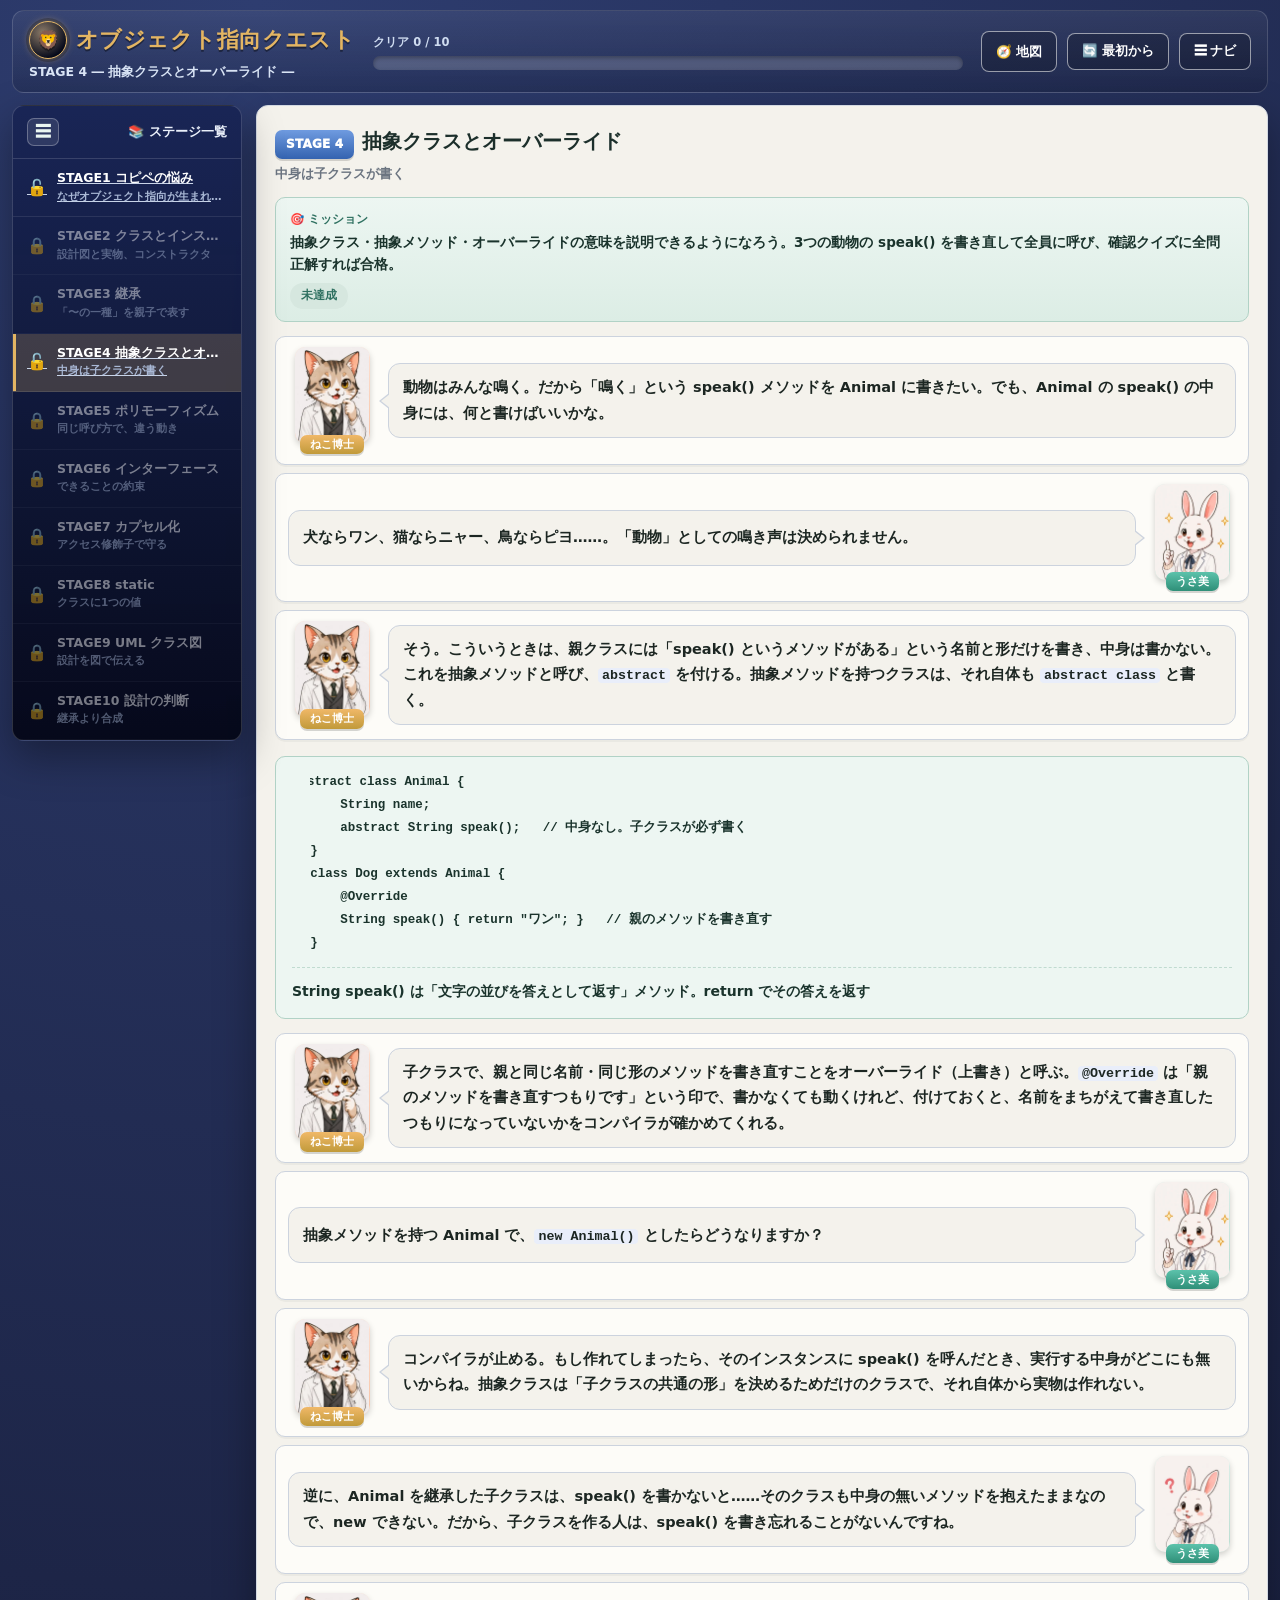
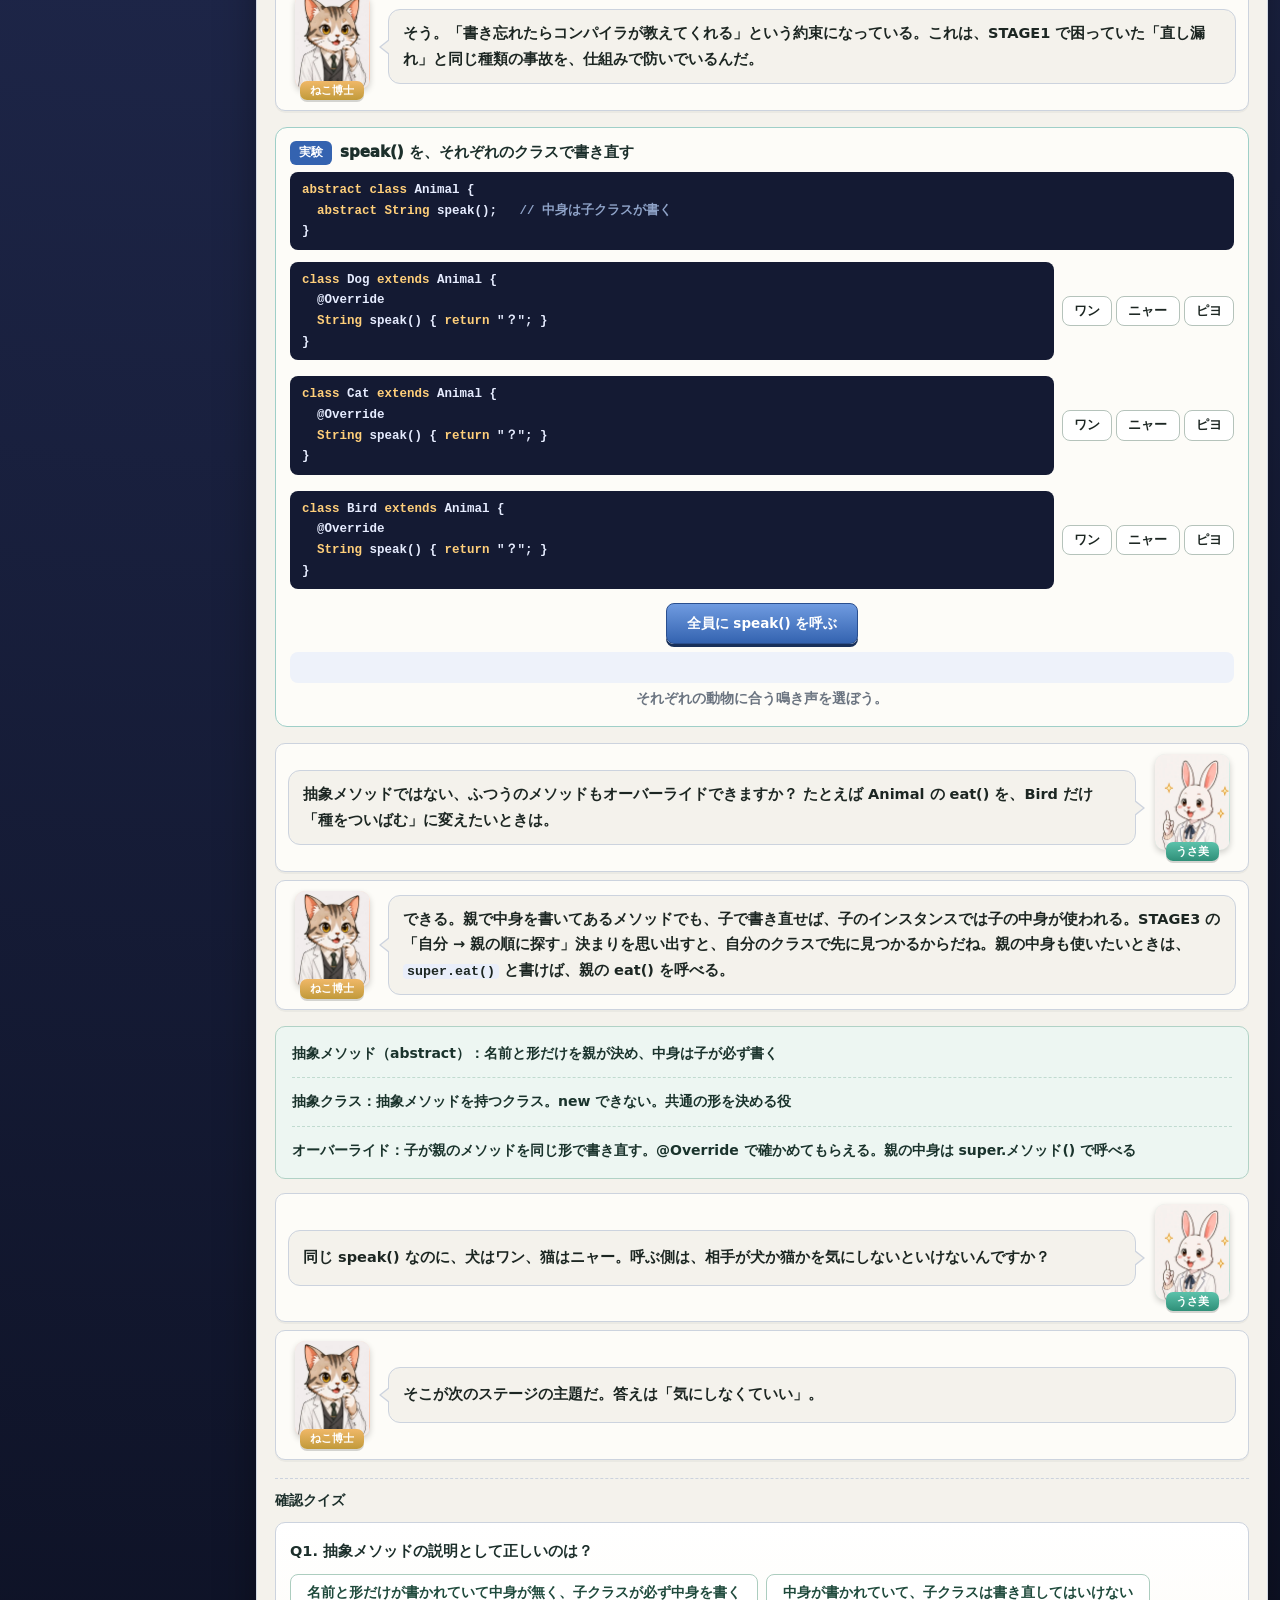
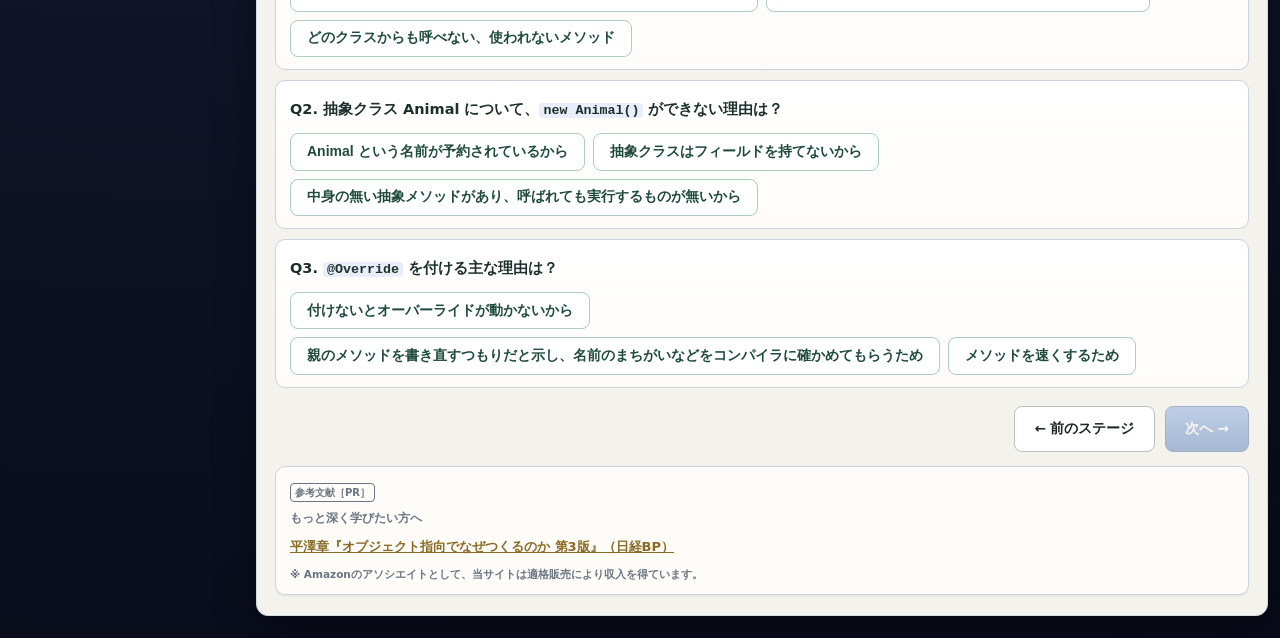
<file: stage4.html>
<!DOCTYPE html>
<html lang="ja">
<head>
<meta charset="UTF-8">
<meta name="viewport" content="width=device-width, initial-scale=1.0">
<meta name="theme-color" content="#1d2547">
<!-- Google tag (gtag.js) -->
<script async src="https://www.googletagmanager.com/gtag/js?id=G-9RTQCP2HXM"></script>
<script>
  window.dataLayer = window.dataLayer || [];
  function gtag(){dataLayer.push(arguments);}
  gtag('js', new Date());
  gtag('config', 'G-9RTQCP2HXM');
</script>
<title>STAGE4 抽象クラスとオーバーライド ― オブジェクト指向クエスト</title>
<meta name="description" content="動物はみんな鳴くけれど、鳴き声は動物ごとに違う。親クラスでは「鳴く」という名前だけを決め（抽象メソッド）、中身は子クラスが書き直す（オーバーライド）。abstract・@Override の意味と、抽象クラスからは new できない理由を確かめる。">
<link rel="canonical" href="https://informatics.habatakijuku.com/oop-game/stage4">
<meta property="og:type" content="article">
<meta property="og:site_name" content="オブジェクト指向クエスト">
<meta property="og:locale" content="ja_JP">
<meta property="og:title" content="STAGE4 抽象クラスとオーバーライド ― オブジェクト指向クエスト">
<meta property="og:description" content="名前は親が決め、中身は子が書く。抽象クラスとオーバーライド。">
<meta property="og:url" content="https://informatics.habatakijuku.com/oop-game/stage4">
<meta property="og:image" content="https://informatics.habatakijuku.com/images/ogp/oop-game.png">
<meta property="og:image:width" content="1200">
<meta property="og:image:height" content="630">
<meta name="twitter:card" content="summary_large_image">
<link rel="icon" href="data:image/svg+xml,<svg xmlns=%22http://www.w3.org/2000/svg%22 viewBox=%220 0 100 100%22><text y=%22.9em%22 font-size=%2290%22>🦁</text></svg>">
<link rel="stylesheet" href="design-system.css?v=20261108a">
<link rel="stylesheet" href="lab.css?v=20261108a">
<script src="js/stages.js?v=20261108a"></script>
<script src="js/progress.js?v=20261108a"></script>
<script src="js/labs.js?v=20261108a"></script>
</head>
<body>
<div class="app-shell side-collapsed" id="app-shell">
  <header class="game-header">
    <div class="brand">
      <div class="brand-title"><a class="head-reset home-badge" href="./" title="トップへ" aria-label="トップへ">🦁</a> <span>オブジェクト指向クエスト</span></div>
      <div class="brand-sub">STAGE 4 ― 抽象クラスとオーバーライド ―</div>
    </div>
    <div class="head-progress-wrap">
      <div class="head-progress-label" id="progress-label">クリア 0 / 10</div>
      <div class="head-progress" role="progressbar" aria-label="クリア済みステージ数" aria-valuemin="0" aria-valuemax="10" aria-valuenow="0"><div class="head-progress-fill" id="progress-fill" style="width:0%"></div></div>
    </div>
    <div class="header-actions">
      <a class="head-reset" href="/" title="情報の冒険（シリーズの地図）へ">🧭 地図</a>
      <button class="head-reset" id="btn-reset-all">🔄 最初から</button>
      <button class="head-reset" id="head-nav-toggle" title="ステージ一覧の表示切替">☰ ナビ</button>
    </div>
  </header>

  <div class="game-layout">
    <div class="side-backdrop" id="side-backdrop"></div>
    <aside class="side-panel">
      <div class="side-head">
        <button class="side-toggle" id="sidebar-toggle" title="ステージ一覧の表示切替" aria-label="ステージ一覧の表示切替">☰</button>
        <span class="side-head-text">📚 ステージ一覧</span>
      </div>
      <div class="side-list" id="side-list"></div>
    </aside>

    <main class="main-area">
      <div class="chapter-head">
        <span class="chapter-badge">STAGE 4</span><h1 class="chapter-title">抽象クラスとオーバーライド</h1>
        <div class="chapter-sub">中身は子クラスが書く</div>
      </div>

      <div class="mission-box">
        <div class="mission-label">🎯 ミッション</div>
        <div class="mission-text">抽象クラス・抽象メソッド・オーバーライドの意味を説明できるようになろう。3つの動物の speak() を書き直して全員に呼び、確認クイズに全問正解すれば合格。</div>
        <span class="mission-status" id="mission-status">未達成</span>
      </div>

      <div class="dialogue-scene">
        <div class="dialog-row">
          <div class="dialog-character">
            <div class="dialog-avatar mentor"><img src="images/cat.webp" width="300" height="386" alt=""></div>
            <div class="dialog-name mentor">ねこ博士</div>
          </div>
          <div class="dialog-bubble">動物はみんな鳴く。だから「鳴く」という speak() メソッドを Animal に書きたい。でも、Animal の speak() の中身には、何と書けばいいかな。</div>
        </div>
        <div class="dialog-row right">
          <div class="dialog-character">
            <div class="dialog-avatar student"><img src="images/rabbit.webp" width="300" height="386" alt=""></div>
            <div class="dialog-name student">うさ美</div>
          </div>
          <div class="dialog-bubble">犬ならワン、猫ならニャー、鳥ならピヨ……。「動物」としての鳴き声は決められません。</div>
        </div>
        <div class="dialog-row">
          <div class="dialog-character">
            <div class="dialog-avatar mentor"><img src="images/cat.webp" width="300" height="386" alt=""></div>
            <div class="dialog-name mentor">ねこ博士</div>
          </div>
          <div class="dialog-bubble">そう。こういうときは、親クラスには「speak() というメソッドがある」という<strong>名前と形だけ</strong>を書き、中身は書かない。これを<strong>抽象メソッド</strong>と呼び、<code>abstract</code> を付ける。抽象メソッドを持つクラスは、それ自体も <code>abstract class</code> と書く。</div>
        </div>
      </div>
<div class="formula-box">
  <span class="step"><pre>abstract class Animal {
    String name;
    abstract String speak();   // 中身なし。子クラスが必ず書く
}
class Dog extends Animal {
    @Override
    String speak() { return "ワン"; }   // 親のメソッドを書き直す
}</pre></span>
  <span class="step">String speak() は「文字の並びを答えとして返す」メソッド。return でその答えを返す</span>
</div>
      <div class="dialogue-scene">
        <div class="dialog-row">
          <div class="dialog-character">
            <div class="dialog-avatar mentor"><img src="images/cat.webp" width="300" height="386" alt=""></div>
            <div class="dialog-name mentor">ねこ博士</div>
          </div>
          <div class="dialog-bubble">子クラスで、親と同じ名前・同じ形のメソッドを書き直すことを<strong>オーバーライド</strong>（上書き）と呼ぶ。<code>@Override</code> は「親のメソッドを書き直すつもりです」という印で、書かなくても動くけれど、付けておくと、名前をまちがえて書き直したつもりになっていないかをコンパイラが確かめてくれる。</div>
        </div>
        <div class="dialog-row right">
          <div class="dialog-character">
            <div class="dialog-avatar student"><img src="images/rabbit.webp" width="300" height="386" alt=""></div>
            <div class="dialog-name student">うさ美</div>
          </div>
          <div class="dialog-bubble">抽象メソッドを持つ Animal で、<code>new Animal()</code> としたらどうなりますか？</div>
        </div>
        <div class="dialog-row">
          <div class="dialog-character">
            <div class="dialog-avatar mentor"><img src="images/cat.webp" width="300" height="386" alt=""></div>
            <div class="dialog-name mentor">ねこ博士</div>
          </div>
          <div class="dialog-bubble">コンパイラが止める。もし作れてしまったら、そのインスタンスに speak() を呼んだとき、実行する中身がどこにも無いからね。抽象クラスは「子クラスの共通の形」を決めるためだけのクラスで、それ自体から実物は作れない。</div>
        </div>
        <div class="dialog-row right">
          <div class="dialog-character">
            <div class="dialog-avatar student"><img src="images/rabbitThink.webp" width="300" height="386" alt=""></div>
            <div class="dialog-name student">うさ美</div>
          </div>
          <div class="dialog-bubble"> 逆に、Animal を継承した子クラスは、speak() を書かないと……そのクラスも中身の無いメソッドを抱えたままなので、new できない。だから、子クラスを作る人は、speak() を書き忘れることがないんですね。</div>
        </div>
        <div class="dialog-row">
          <div class="dialog-character">
            <div class="dialog-avatar mentor"><img src="images/cat.webp" width="300" height="386" alt=""></div>
            <div class="dialog-name mentor">ねこ博士</div>
          </div>
          <div class="dialog-bubble">そう。「書き忘れたらコンパイラが教えてくれる」という約束になっている。これは、STAGE1 で困っていた「直し漏れ」と同じ種類の事故を、仕組みで防いでいるんだ。</div>
        </div>
      </div>
<div class="lab" data-lab="override" data-id="oop-s4-override"></div>
      <div class="dialogue-scene">
        <div class="dialog-row right">
          <div class="dialog-character">
            <div class="dialog-avatar student"><img src="images/rabbit.webp" width="300" height="386" alt=""></div>
            <div class="dialog-name student">うさ美</div>
          </div>
          <div class="dialog-bubble">抽象メソッドではない、ふつうのメソッドもオーバーライドできますか？ たとえば Animal の eat() を、Bird だけ「種をついばむ」に変えたいときは。</div>
        </div>
        <div class="dialog-row">
          <div class="dialog-character">
            <div class="dialog-avatar mentor"><img src="images/cat.webp" width="300" height="386" alt=""></div>
            <div class="dialog-name mentor">ねこ博士</div>
          </div>
          <div class="dialog-bubble">できる。親で中身を書いてあるメソッドでも、子で書き直せば、子のインスタンスでは子の中身が使われる。STAGE3 の「自分 → 親の順に探す」決まりを思い出すと、自分のクラスで先に見つかるからだね。親の中身も使いたいときは、<code>super.eat()</code> と書けば、親の eat() を呼べる。</div>
        </div>
      </div>
<div class="formula-box">
  <span class="step">抽象メソッド（abstract）：名前と形だけを親が決め、中身は子が必ず書く</span>
  <span class="step">抽象クラス：抽象メソッドを持つクラス。new できない。共通の形を決める役</span>
  <span class="step">オーバーライド：子が親のメソッドを同じ形で書き直す。@Override で確かめてもらえる。親の中身は super.メソッド() で呼べる</span>
</div>
      <div class="dialogue-scene">
        <div class="dialog-row right">
          <div class="dialog-character">
            <div class="dialog-avatar student"><img src="images/rabbit.webp" width="300" height="386" alt=""></div>
            <div class="dialog-name student">うさ美</div>
          </div>
          <div class="dialog-bubble">同じ speak() なのに、犬はワン、猫はニャー。呼ぶ側は、相手が犬か猫かを気にしないといけないんですか？</div>
        </div>
        <div class="dialog-row">
          <div class="dialog-character">
            <div class="dialog-avatar mentor"><img src="images/cat.webp" width="300" height="386" alt=""></div>
            <div class="dialog-name mentor">ねこ博士</div>
          </div>
          <div class="dialog-bubble">そこが次のステージの主題だ。答えは「気にしなくていい」。</div>
        </div>
      </div>

      <h2 class="quiz-head">確認クイズ</h2>
      <div class="quiz-card" data-quiz>
        <p class="quiz-q">Q1. 抽象メソッドの説明として正しいのは？</p>
        <div class="choice-list">
          <button class="choice-btn">名前と形だけが書かれていて中身が無く、子クラスが必ず中身を書く</button>
          <button class="choice-btn">中身が書かれていて、子クラスは書き直してはいけない</button>
          <button class="choice-btn">どのクラスからも呼べない、使われないメソッド</button>
        </div>
        <div class="quiz-explain" hidden>正解！ abstract を付けた中身の無いメソッド。子クラスがオーバーライドして中身を書く。</div>
      </div>
      <div class="quiz-card" data-quiz>
        <p class="quiz-q">Q2. 抽象クラス Animal について、<code>new Animal()</code> ができない理由は？</p>
        <div class="choice-list">
          <button class="choice-btn">Animal という名前が予約されているから</button>
          <button class="choice-btn">抽象クラスはフィールドを持てないから</button>
          <button class="choice-btn">中身の無い抽象メソッドがあり、呼ばれても実行するものが無いから</button>
        </div>
        <div class="quiz-explain" hidden>正解！ 抽象クラスは共通の形を決める役。実物は、中身を全部書いた子クラスから作る。</div>
      </div>
      <div class="quiz-card" data-quiz>
        <p class="quiz-q">Q3. <code>@Override</code> を付ける主な理由は？</p>
        <div class="choice-list">
          <button class="choice-btn">付けないとオーバーライドが動かないから</button>
          <button class="choice-btn">親のメソッドを書き直すつもりだと示し、名前のまちがいなどをコンパイラに確かめてもらうため</button>
          <button class="choice-btn">メソッドを速くするため</button>
        </div>
        <div class="quiz-explain" hidden>正解！ 付けなくても動くが、spek() のように書きまちがえて新しいメソッドを作ってしまう事故を防げる。</div>
      </div>

      <div class="stage-nav">
        <a class="btn" href="stage3.html">← 前のステージ</a>
        <button class="btn btn-primary" id="btn-next" disabled>次へ →</button>
      </div>

      <div id="book-recommend"></div>
    </main>
  </div>
</div>

<script>QUEST.initStagePage(4);</script>

<script src="https://my.habatakijuku.com/sync.js" defer></script>
</body>
</html>
</file>
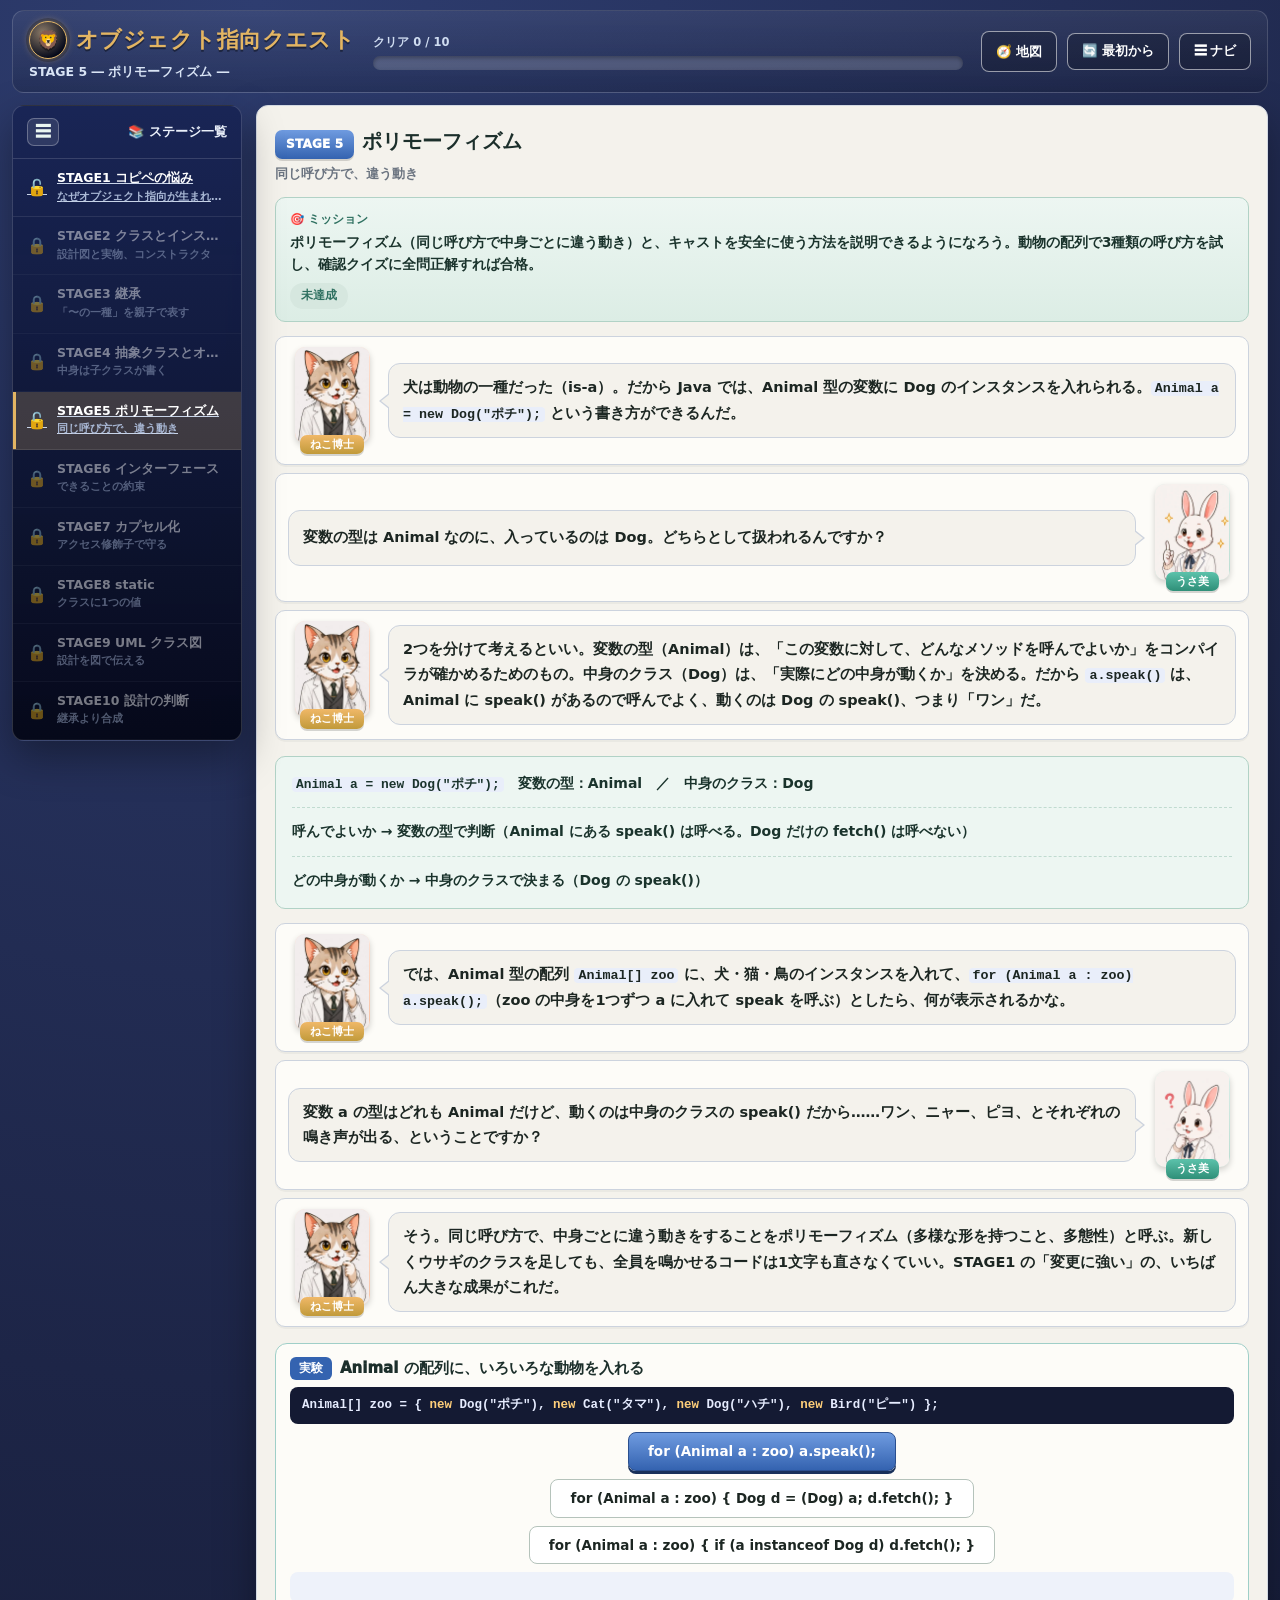
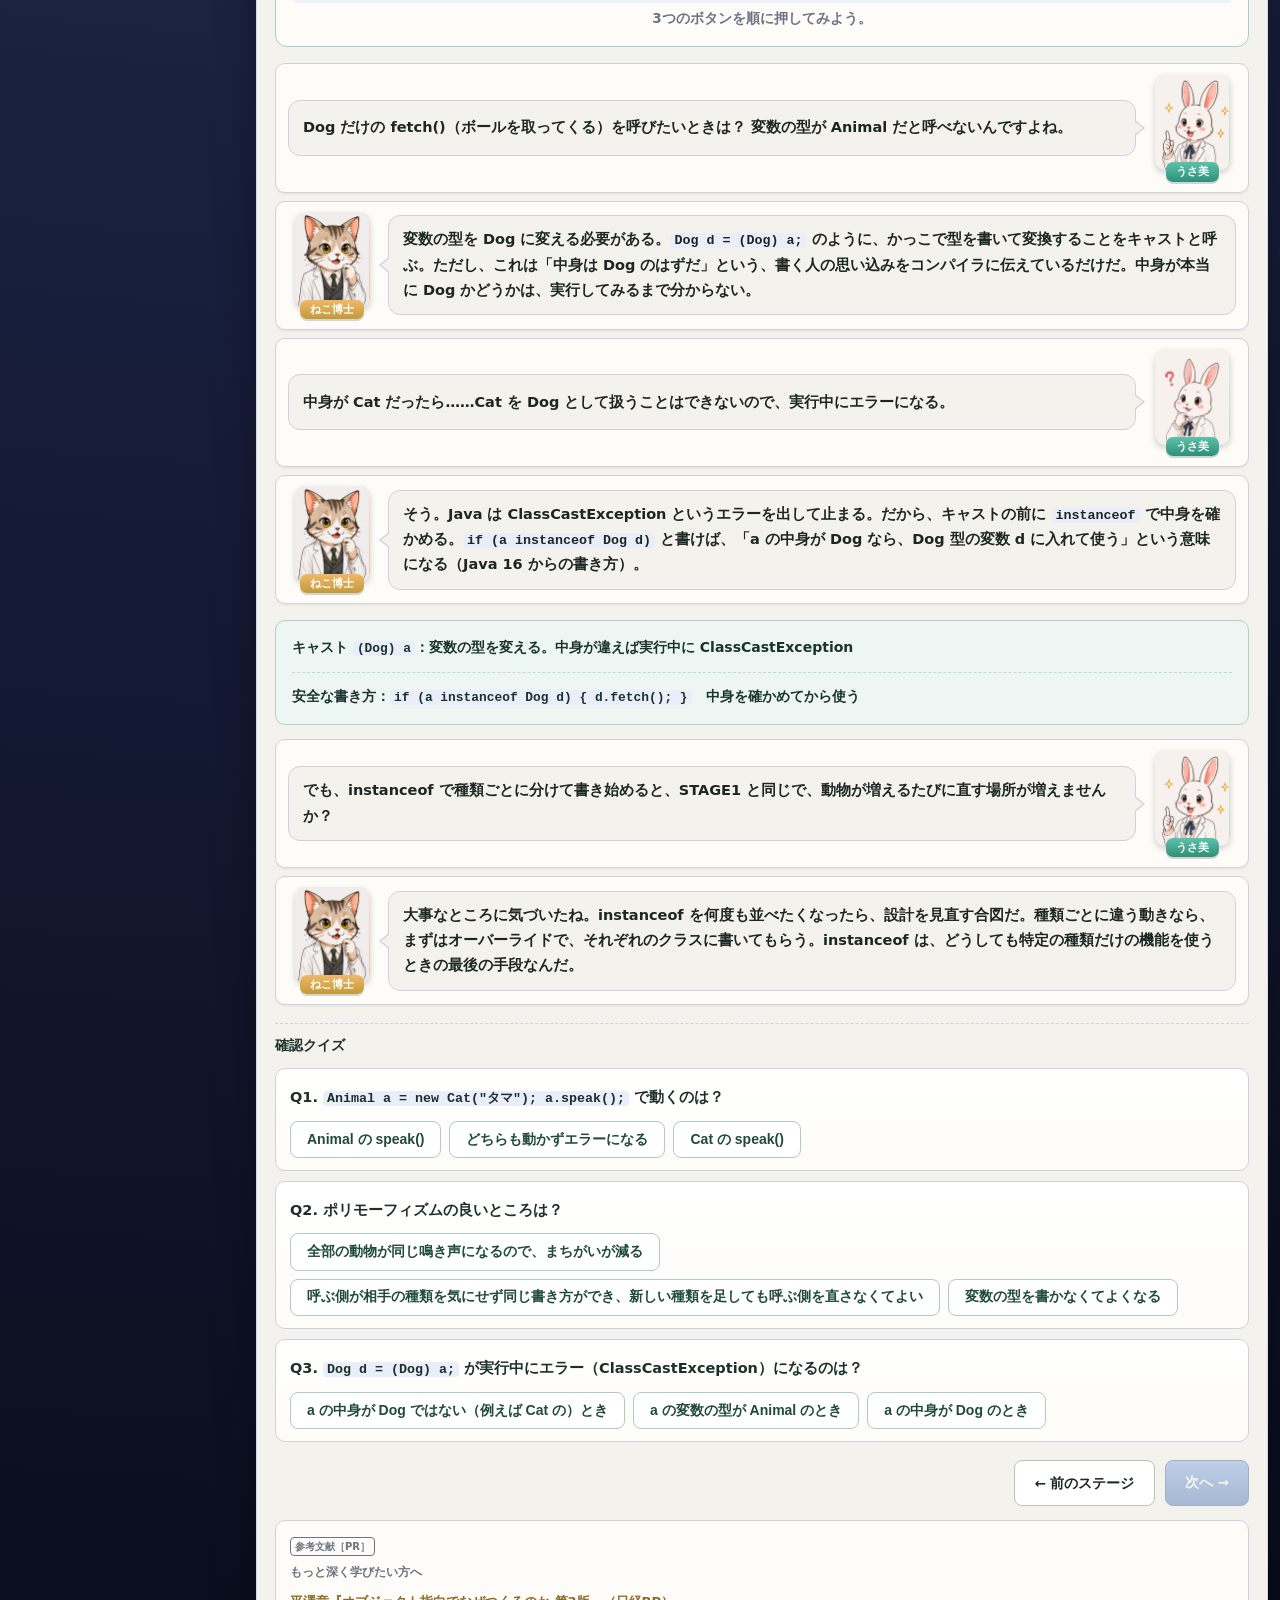
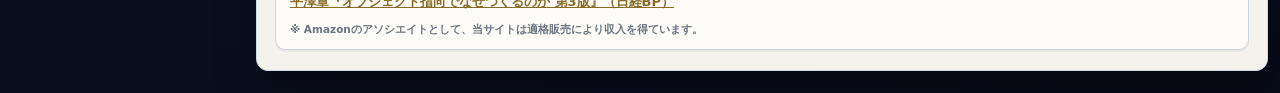
<file: stage5.html>
<!DOCTYPE html>
<html lang="ja">
<head>
<meta charset="UTF-8">
<meta name="viewport" content="width=device-width, initial-scale=1.0">
<meta name="theme-color" content="#1d2547">
<!-- Google tag (gtag.js) -->
<script async src="https://www.googletagmanager.com/gtag/js?id=G-9RTQCP2HXM"></script>
<script>
  window.dataLayer = window.dataLayer || [];
  function gtag(){dataLayer.push(arguments);}
  gtag('js', new Date());
  gtag('config', 'G-9RTQCP2HXM');
</script>
<title>STAGE5 ポリモーフィズム ― オブジェクト指向クエスト</title>
<meta name="description" content="Animal 型の変数に、犬も猫も鳥も入れられる。同じ a.speak() という1行が、中身のクラスによって違う動きをする（ポリモーフィズム）。変数の型と中身のクラスの違い、キャストと instanceof の正しい使い方を確かめる。">
<link rel="canonical" href="https://informatics.habatakijuku.com/oop-game/stage5">
<meta property="og:type" content="article">
<meta property="og:site_name" content="オブジェクト指向クエスト">
<meta property="og:locale" content="ja_JP">
<meta property="og:title" content="STAGE5 ポリモーフィズム ― オブジェクト指向クエスト">
<meta property="og:description" content="同じ呼び方で、違う動き。ポリモーフィズムと、変数の型・中身のクラス。">
<meta property="og:url" content="https://informatics.habatakijuku.com/oop-game/stage5">
<meta property="og:image" content="https://informatics.habatakijuku.com/images/ogp/oop-game.png">
<meta property="og:image:width" content="1200">
<meta property="og:image:height" content="630">
<meta name="twitter:card" content="summary_large_image">
<link rel="icon" href="data:image/svg+xml,<svg xmlns=%22http://www.w3.org/2000/svg%22 viewBox=%220 0 100 100%22><text y=%22.9em%22 font-size=%2290%22>🦁</text></svg>">
<link rel="stylesheet" href="design-system.css?v=20261108a">
<link rel="stylesheet" href="lab.css?v=20261108a">
<script src="js/stages.js?v=20261108a"></script>
<script src="js/progress.js?v=20261108a"></script>
<script src="js/labs.js?v=20261108a"></script>
</head>
<body>
<div class="app-shell side-collapsed" id="app-shell">
  <header class="game-header">
    <div class="brand">
      <div class="brand-title"><a class="head-reset home-badge" href="./" title="トップへ" aria-label="トップへ">🦁</a> <span>オブジェクト指向クエスト</span></div>
      <div class="brand-sub">STAGE 5 ― ポリモーフィズム ―</div>
    </div>
    <div class="head-progress-wrap">
      <div class="head-progress-label" id="progress-label">クリア 0 / 10</div>
      <div class="head-progress" role="progressbar" aria-label="クリア済みステージ数" aria-valuemin="0" aria-valuemax="10" aria-valuenow="0"><div class="head-progress-fill" id="progress-fill" style="width:0%"></div></div>
    </div>
    <div class="header-actions">
      <a class="head-reset" href="/" title="情報の冒険（シリーズの地図）へ">🧭 地図</a>
      <button class="head-reset" id="btn-reset-all">🔄 最初から</button>
      <button class="head-reset" id="head-nav-toggle" title="ステージ一覧の表示切替">☰ ナビ</button>
    </div>
  </header>

  <div class="game-layout">
    <div class="side-backdrop" id="side-backdrop"></div>
    <aside class="side-panel">
      <div class="side-head">
        <button class="side-toggle" id="sidebar-toggle" title="ステージ一覧の表示切替" aria-label="ステージ一覧の表示切替">☰</button>
        <span class="side-head-text">📚 ステージ一覧</span>
      </div>
      <div class="side-list" id="side-list"></div>
    </aside>

    <main class="main-area">
      <div class="chapter-head">
        <span class="chapter-badge">STAGE 5</span><h1 class="chapter-title">ポリモーフィズム</h1>
        <div class="chapter-sub">同じ呼び方で、違う動き</div>
      </div>

      <div class="mission-box">
        <div class="mission-label">🎯 ミッション</div>
        <div class="mission-text">ポリモーフィズム（同じ呼び方で中身ごとに違う動き）と、キャストを安全に使う方法を説明できるようになろう。動物の配列で3種類の呼び方を試し、確認クイズに全問正解すれば合格。</div>
        <span class="mission-status" id="mission-status">未達成</span>
      </div>

      <div class="dialogue-scene">
        <div class="dialog-row">
          <div class="dialog-character">
            <div class="dialog-avatar mentor"><img src="images/cat.webp" width="300" height="386" alt=""></div>
            <div class="dialog-name mentor">ねこ博士</div>
          </div>
          <div class="dialog-bubble">犬は動物の一種だった（is-a）。だから Java では、Animal 型の変数に Dog のインスタンスを入れられる。<code>Animal a = new Dog("ポチ");</code> という書き方ができるんだ。</div>
        </div>
        <div class="dialog-row right">
          <div class="dialog-character">
            <div class="dialog-avatar student"><img src="images/rabbit.webp" width="300" height="386" alt=""></div>
            <div class="dialog-name student">うさ美</div>
          </div>
          <div class="dialog-bubble">変数の型は Animal なのに、入っているのは Dog。どちらとして扱われるんですか？</div>
        </div>
        <div class="dialog-row">
          <div class="dialog-character">
            <div class="dialog-avatar mentor"><img src="images/cat.webp" width="300" height="386" alt=""></div>
            <div class="dialog-name mentor">ねこ博士</div>
          </div>
          <div class="dialog-bubble">2つを分けて考えるといい。<strong>変数の型</strong>（Animal）は、「この変数に対して、どんなメソッドを呼んでよいか」をコンパイラが確かめるためのもの。<strong>中身のクラス</strong>（Dog）は、「実際にどの中身が動くか」を決める。だから <code>a.speak()</code> は、Animal に speak() があるので呼んでよく、動くのは Dog の speak()、つまり「ワン」だ。</div>
        </div>
      </div>
<div class="formula-box">
  <span class="step"><code>Animal a = new Dog("ポチ");</code>　変数の型：Animal　／　中身のクラス：Dog</span>
  <span class="step">呼んでよいか → 変数の型で判断（Animal にある speak() は呼べる。Dog だけの fetch() は呼べない）</span>
  <span class="step">どの中身が動くか → 中身のクラスで決まる（Dog の speak()）</span>
</div>
      <div class="dialogue-scene">
        <div class="dialog-row">
          <div class="dialog-character">
            <div class="dialog-avatar mentor"><img src="images/cat.webp" width="300" height="386" alt=""></div>
            <div class="dialog-name mentor">ねこ博士</div>
          </div>
          <div class="dialog-bubble">では、Animal 型の配列 <code>Animal[] zoo</code> に、犬・猫・鳥のインスタンスを入れて、<code>for (Animal a : zoo) a.speak();</code>（zoo の中身を1つずつ a に入れて speak を呼ぶ）としたら、何が表示されるかな。</div>
        </div>
        <div class="dialog-row right">
          <div class="dialog-character">
            <div class="dialog-avatar student"><img src="images/rabbitThink.webp" width="300" height="386" alt=""></div>
            <div class="dialog-name student">うさ美</div>
          </div>
          <div class="dialog-bubble"> 変数 a の型はどれも Animal だけど、動くのは中身のクラスの speak() だから……ワン、ニャー、ピヨ、とそれぞれの鳴き声が出る、ということですか？</div>
        </div>
        <div class="dialog-row">
          <div class="dialog-character">
            <div class="dialog-avatar mentor"><img src="images/cat.webp" width="300" height="386" alt=""></div>
            <div class="dialog-name mentor">ねこ博士</div>
          </div>
          <div class="dialog-bubble">そう。<strong>同じ呼び方で、中身ごとに違う動きをする</strong>ことを<strong>ポリモーフィズム</strong>（多様な形を持つこと、多態性）と呼ぶ。新しくウサギのクラスを足しても、全員を鳴かせるコードは1文字も直さなくていい。STAGE1 の「変更に強い」の、いちばん大きな成果がこれだ。</div>
        </div>
      </div>
<div class="lab" data-lab="poly" data-id="oop-s5-poly"></div>
      <div class="dialogue-scene">
        <div class="dialog-row right">
          <div class="dialog-character">
            <div class="dialog-avatar student"><img src="images/rabbit.webp" width="300" height="386" alt=""></div>
            <div class="dialog-name student">うさ美</div>
          </div>
          <div class="dialog-bubble">Dog だけの fetch()（ボールを取ってくる）を呼びたいときは？ 変数の型が Animal だと呼べないんですよね。</div>
        </div>
        <div class="dialog-row">
          <div class="dialog-character">
            <div class="dialog-avatar mentor"><img src="images/cat.webp" width="300" height="386" alt=""></div>
            <div class="dialog-name mentor">ねこ博士</div>
          </div>
          <div class="dialog-bubble">変数の型を Dog に変える必要がある。<code>Dog d = (Dog) a;</code> のように、かっこで型を書いて変換することを<strong>キャスト</strong>と呼ぶ。ただし、これは「中身は Dog のはずだ」という、書く人の思い込みをコンパイラに伝えているだけだ。中身が本当に Dog かどうかは、実行してみるまで分からない。</div>
        </div>
        <div class="dialog-row right">
          <div class="dialog-character">
            <div class="dialog-avatar student"><img src="images/rabbitThink.webp" width="300" height="386" alt=""></div>
            <div class="dialog-name student">うさ美</div>
          </div>
          <div class="dialog-bubble"> 中身が Cat だったら……Cat を Dog として扱うことはできないので、実行中にエラーになる。</div>
        </div>
        <div class="dialog-row">
          <div class="dialog-character">
            <div class="dialog-avatar mentor"><img src="images/cat.webp" width="300" height="386" alt=""></div>
            <div class="dialog-name mentor">ねこ博士</div>
          </div>
          <div class="dialog-bubble">そう。Java は ClassCastException というエラーを出して止まる。だから、キャストの前に <code>instanceof</code> で中身を確かめる。<code>if (a instanceof Dog d)</code> と書けば、「a の中身が Dog なら、Dog 型の変数 d に入れて使う」という意味になる（Java 16 からの書き方）。</div>
        </div>
      </div>
<div class="formula-box">
  <span class="step">キャスト <code>(Dog) a</code>：変数の型を変える。中身が違えば実行中に ClassCastException</span>
  <span class="step">安全な書き方：<code>if (a instanceof Dog d) { d.fetch(); }</code>　中身を確かめてから使う</span>
</div>
      <div class="dialogue-scene">
        <div class="dialog-row right">
          <div class="dialog-character">
            <div class="dialog-avatar student"><img src="images/rabbit.webp" width="300" height="386" alt=""></div>
            <div class="dialog-name student">うさ美</div>
          </div>
          <div class="dialog-bubble">でも、instanceof で種類ごとに分けて書き始めると、STAGE1 と同じで、動物が増えるたびに直す場所が増えませんか？</div>
        </div>
        <div class="dialog-row">
          <div class="dialog-character">
            <div class="dialog-avatar mentor"><img src="images/cat.webp" width="300" height="386" alt=""></div>
            <div class="dialog-name mentor">ねこ博士</div>
          </div>
          <div class="dialog-bubble">大事なところに気づいたね。instanceof を何度も並べたくなったら、設計を見直す合図だ。種類ごとに違う動きなら、まずはオーバーライドで、それぞれのクラスに書いてもらう。instanceof は、どうしても特定の種類だけの機能を使うときの最後の手段なんだ。</div>
        </div>
      </div>

      <h2 class="quiz-head">確認クイズ</h2>
      <div class="quiz-card" data-quiz>
        <p class="quiz-q">Q1. <code>Animal a = new Cat("タマ"); a.speak();</code> で動くのは？</p>
        <div class="choice-list">
          <button class="choice-btn">Animal の speak()</button>
          <button class="choice-btn">どちらも動かずエラーになる</button>
          <button class="choice-btn">Cat の speak()</button>
        </div>
        <div class="quiz-explain" hidden>正解！ 呼んでよいかは変数の型（Animal）で確かめ、動く中身は中身のクラス（Cat）で決まる。</div>
      </div>
      <div class="quiz-card" data-quiz>
        <p class="quiz-q">Q2. ポリモーフィズムの良いところは？</p>
        <div class="choice-list">
          <button class="choice-btn">全部の動物が同じ鳴き声になるので、まちがいが減る</button>
          <button class="choice-btn">呼ぶ側が相手の種類を気にせず同じ書き方ができ、新しい種類を足しても呼ぶ側を直さなくてよい</button>
          <button class="choice-btn">変数の型を書かなくてよくなる</button>
        </div>
        <div class="quiz-explain" hidden>正解！ a.speak() の1行が、犬にも猫にも、あとから足したウサギにも使える。</div>
      </div>
      <div class="quiz-card" data-quiz>
        <p class="quiz-q">Q3. <code>Dog d = (Dog) a;</code> が実行中にエラー（ClassCastException）になるのは？</p>
        <div class="choice-list">
          <button class="choice-btn">a の中身が Dog ではない（例えば Cat の）とき</button>
          <button class="choice-btn">a の変数の型が Animal のとき</button>
          <button class="choice-btn">a の中身が Dog のとき</button>
        </div>
        <div class="quiz-explain" hidden>正解！ キャストは「中身は Dog のはず」という思い込み。違えば実行中に止まる。instanceof で確かめてから使う。</div>
      </div>

      <div class="stage-nav">
        <a class="btn" href="stage4.html">← 前のステージ</a>
        <button class="btn btn-primary" id="btn-next" disabled>次へ →</button>
      </div>

      <div id="book-recommend"></div>
    </main>
  </div>
</div>

<script>QUEST.initStagePage(5);</script>

<script src="https://my.habatakijuku.com/sync.js" defer></script>
</body>
</html>
</file>
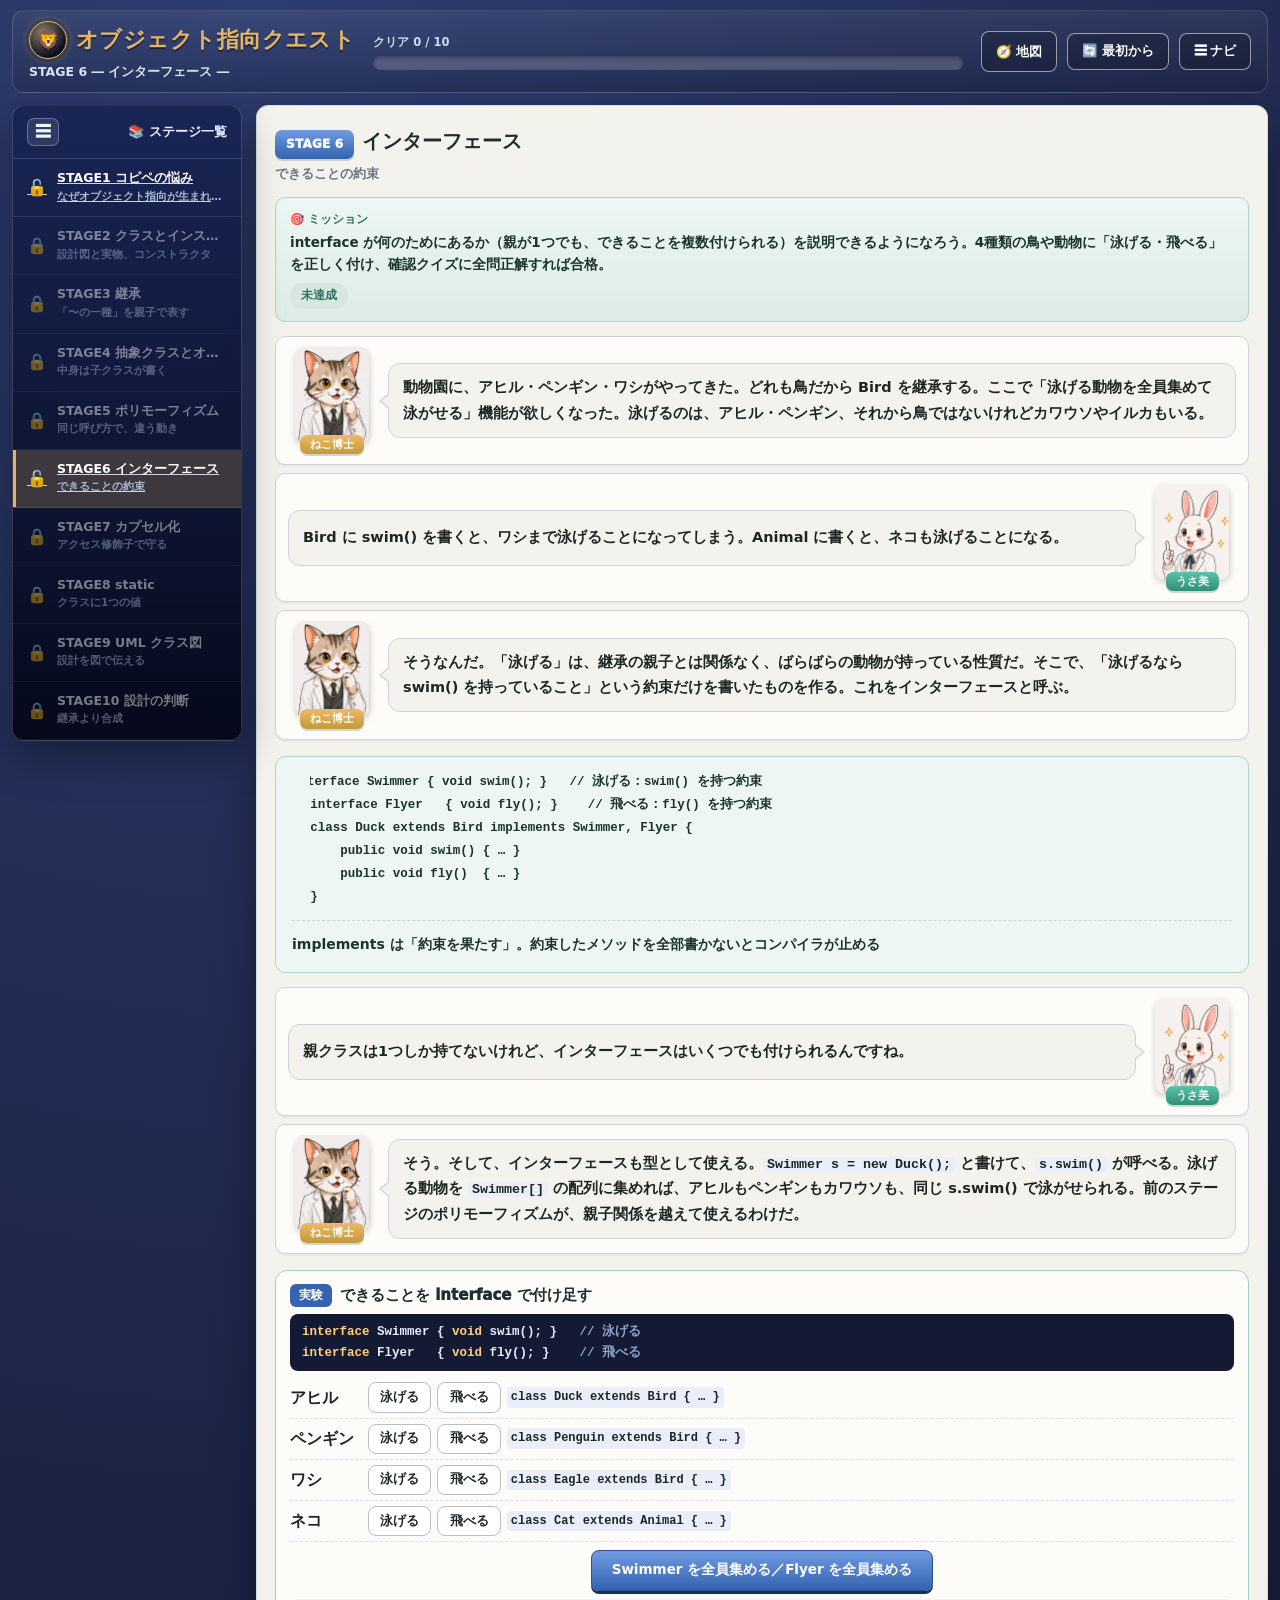
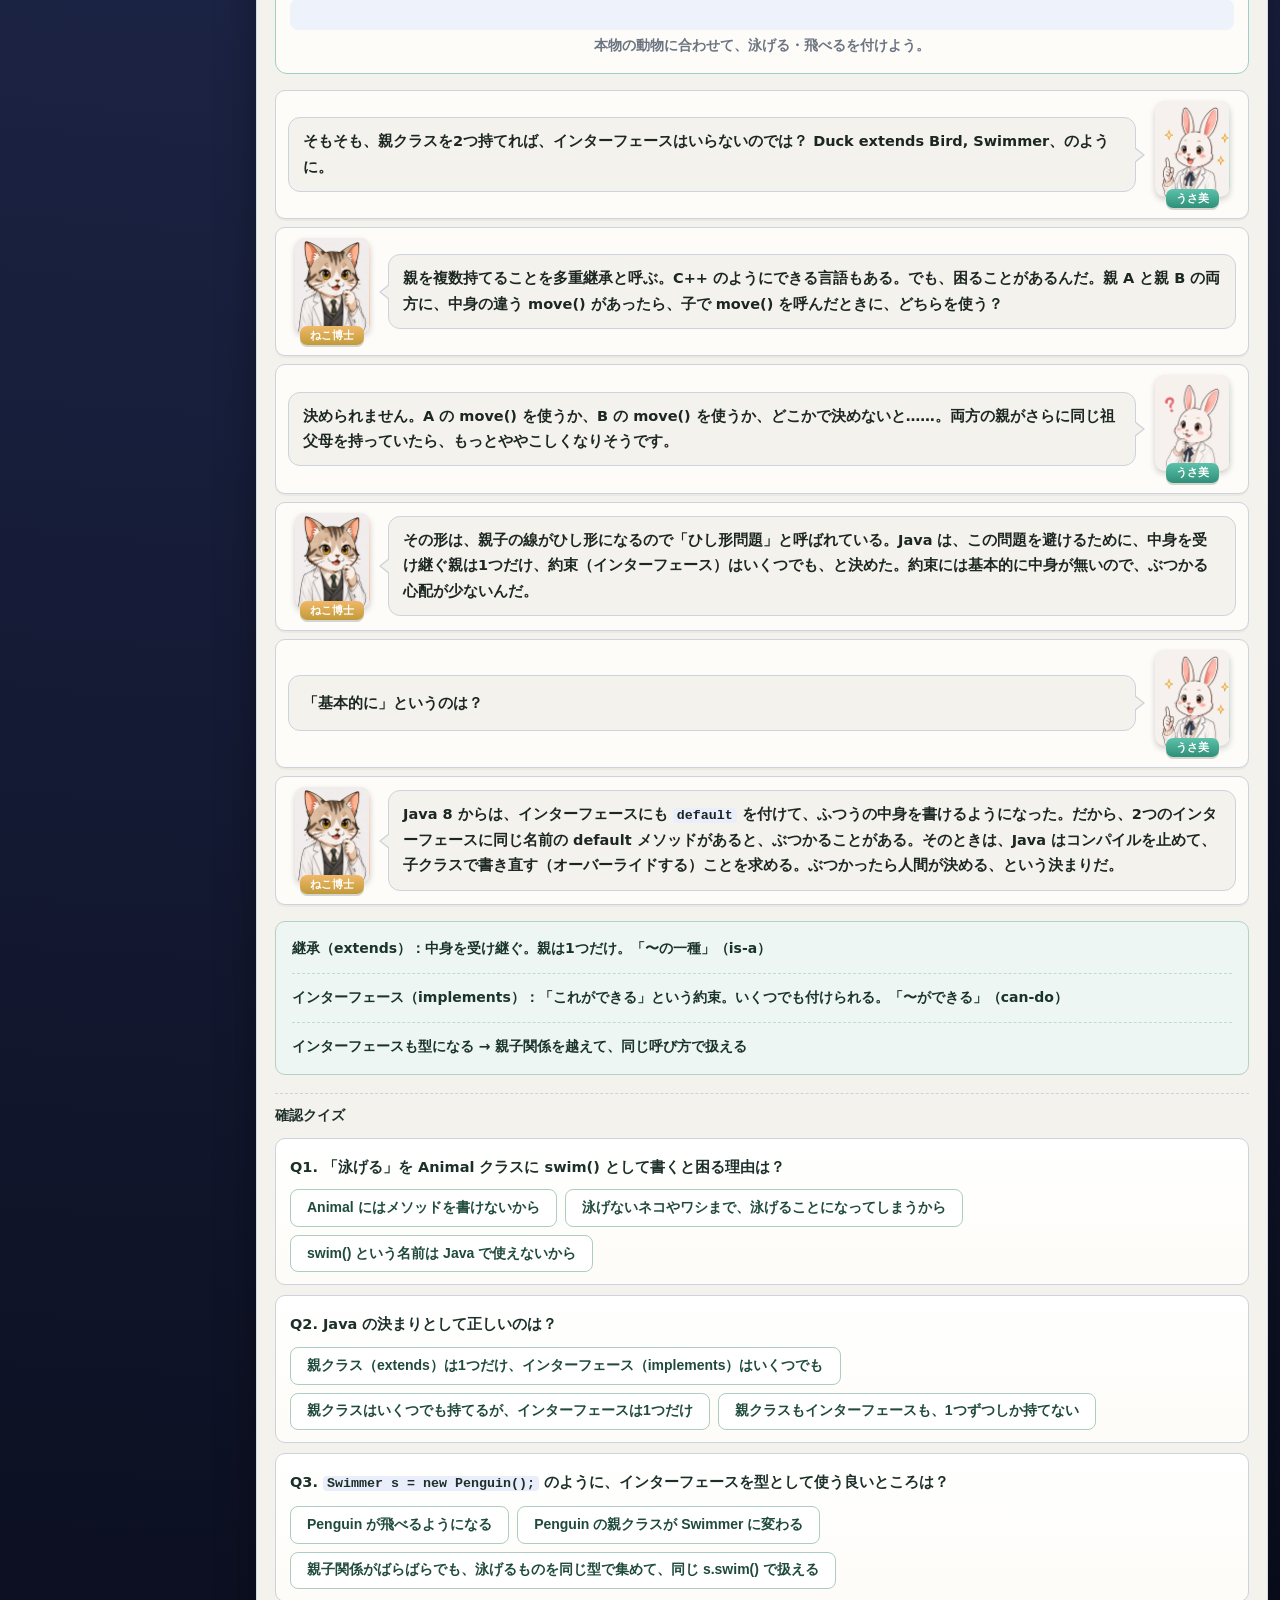
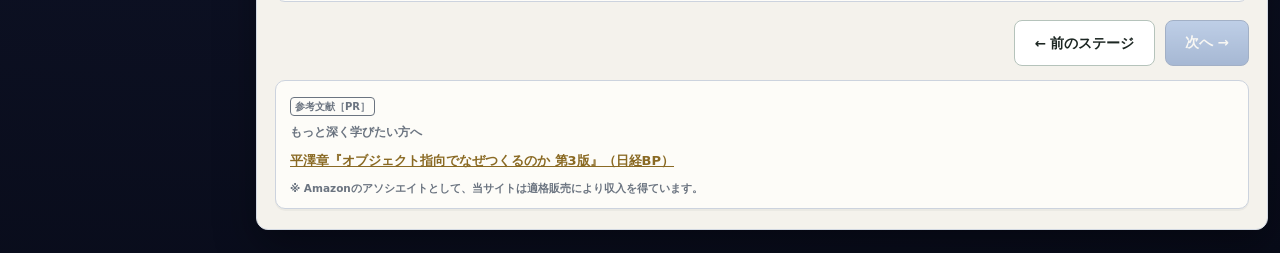
<file: stage6.html>
<!DOCTYPE html>
<html lang="ja">
<head>
<meta charset="UTF-8">
<meta name="viewport" content="width=device-width, initial-scale=1.0">
<meta name="theme-color" content="#1d2547">
<!-- Google tag (gtag.js) -->
<script async src="https://www.googletagmanager.com/gtag/js?id=G-9RTQCP2HXM"></script>
<script>
  window.dataLayer = window.dataLayer || [];
  function gtag(){dataLayer.push(arguments);}
  gtag('js', new Date());
  gtag('config', 'G-9RTQCP2HXM');
</script>
<title>STAGE6 インターフェース ― オブジェクト指向クエスト</title>
<meta name="description" content="アヒルは泳げて飛べる、ペンギンは泳げるが飛べない。親クラスは1つしか持てないので、「できること」は interface（約束）で付け足す。多重継承が困る理由、implements の意味、interface 型で集めるポリモーフィズムを確かめる。">
<link rel="canonical" href="https://informatics.habatakijuku.com/oop-game/stage6">
<meta property="og:type" content="article">
<meta property="og:site_name" content="オブジェクト指向クエスト">
<meta property="og:locale" content="ja_JP">
<meta property="og:title" content="STAGE6 インターフェース ― オブジェクト指向クエスト">
<meta property="og:description" content="できることの約束、インターフェース。親は1つ、約束はいくつでも。">
<meta property="og:url" content="https://informatics.habatakijuku.com/oop-game/stage6">
<meta property="og:image" content="https://informatics.habatakijuku.com/images/ogp/oop-game.png">
<meta property="og:image:width" content="1200">
<meta property="og:image:height" content="630">
<meta name="twitter:card" content="summary_large_image">
<link rel="icon" href="data:image/svg+xml,<svg xmlns=%22http://www.w3.org/2000/svg%22 viewBox=%220 0 100 100%22><text y=%22.9em%22 font-size=%2290%22>🦁</text></svg>">
<link rel="stylesheet" href="design-system.css?v=20261108a">
<link rel="stylesheet" href="lab.css?v=20261108a">
<script src="js/stages.js?v=20261108a"></script>
<script src="js/progress.js?v=20261108a"></script>
<script src="js/labs.js?v=20261108a"></script>
</head>
<body>
<div class="app-shell side-collapsed" id="app-shell">
  <header class="game-header">
    <div class="brand">
      <div class="brand-title"><a class="head-reset home-badge" href="./" title="トップへ" aria-label="トップへ">🦁</a> <span>オブジェクト指向クエスト</span></div>
      <div class="brand-sub">STAGE 6 ― インターフェース ―</div>
    </div>
    <div class="head-progress-wrap">
      <div class="head-progress-label" id="progress-label">クリア 0 / 10</div>
      <div class="head-progress" role="progressbar" aria-label="クリア済みステージ数" aria-valuemin="0" aria-valuemax="10" aria-valuenow="0"><div class="head-progress-fill" id="progress-fill" style="width:0%"></div></div>
    </div>
    <div class="header-actions">
      <a class="head-reset" href="/" title="情報の冒険（シリーズの地図）へ">🧭 地図</a>
      <button class="head-reset" id="btn-reset-all">🔄 最初から</button>
      <button class="head-reset" id="head-nav-toggle" title="ステージ一覧の表示切替">☰ ナビ</button>
    </div>
  </header>

  <div class="game-layout">
    <div class="side-backdrop" id="side-backdrop"></div>
    <aside class="side-panel">
      <div class="side-head">
        <button class="side-toggle" id="sidebar-toggle" title="ステージ一覧の表示切替" aria-label="ステージ一覧の表示切替">☰</button>
        <span class="side-head-text">📚 ステージ一覧</span>
      </div>
      <div class="side-list" id="side-list"></div>
    </aside>

    <main class="main-area">
      <div class="chapter-head">
        <span class="chapter-badge">STAGE 6</span><h1 class="chapter-title">インターフェース</h1>
        <div class="chapter-sub">できることの約束</div>
      </div>

      <div class="mission-box">
        <div class="mission-label">🎯 ミッション</div>
        <div class="mission-text">interface が何のためにあるか（親が1つでも、できることを複数付けられる）を説明できるようになろう。4種類の鳥や動物に「泳げる・飛べる」を正しく付け、確認クイズに全問正解すれば合格。</div>
        <span class="mission-status" id="mission-status">未達成</span>
      </div>

      <div class="dialogue-scene">
        <div class="dialog-row">
          <div class="dialog-character">
            <div class="dialog-avatar mentor"><img src="images/cat.webp" width="300" height="386" alt=""></div>
            <div class="dialog-name mentor">ねこ博士</div>
          </div>
          <div class="dialog-bubble">動物園に、アヒル・ペンギン・ワシがやってきた。どれも鳥だから Bird を継承する。ここで「泳げる動物を全員集めて泳がせる」機能が欲しくなった。泳げるのは、アヒル・ペンギン、それから鳥ではないけれどカワウソやイルカもいる。</div>
        </div>
        <div class="dialog-row right">
          <div class="dialog-character">
            <div class="dialog-avatar student"><img src="images/rabbit.webp" width="300" height="386" alt=""></div>
            <div class="dialog-name student">うさ美</div>
          </div>
          <div class="dialog-bubble">Bird に swim() を書くと、ワシまで泳げることになってしまう。Animal に書くと、ネコも泳げることになる。</div>
        </div>
        <div class="dialog-row">
          <div class="dialog-character">
            <div class="dialog-avatar mentor"><img src="images/cat.webp" width="300" height="386" alt=""></div>
            <div class="dialog-name mentor">ねこ博士</div>
          </div>
          <div class="dialog-bubble">そうなんだ。「泳げる」は、継承の親子とは関係なく、ばらばらの動物が持っている性質だ。そこで、「泳げるなら swim() を持っていること」という<strong>約束だけ</strong>を書いたものを作る。これを<strong>インターフェース</strong>と呼ぶ。</div>
        </div>
      </div>
<div class="formula-box">
  <span class="step"><pre>interface Swimmer { void swim(); }   // 泳げる：swim() を持つ約束
interface Flyer   { void fly(); }    // 飛べる：fly() を持つ約束
class Duck extends Bird implements Swimmer, Flyer {
    public void swim() { … }
    public void fly()  { … }
}</pre></span>
  <span class="step">implements は「約束を果たす」。約束したメソッドを全部書かないとコンパイラが止める</span>
</div>
      <div class="dialogue-scene">
        <div class="dialog-row right">
          <div class="dialog-character">
            <div class="dialog-avatar student"><img src="images/rabbit.webp" width="300" height="386" alt=""></div>
            <div class="dialog-name student">うさ美</div>
          </div>
          <div class="dialog-bubble">親クラスは1つしか持てないけれど、インターフェースはいくつでも付けられるんですね。</div>
        </div>
        <div class="dialog-row">
          <div class="dialog-character">
            <div class="dialog-avatar mentor"><img src="images/cat.webp" width="300" height="386" alt=""></div>
            <div class="dialog-name mentor">ねこ博士</div>
          </div>
          <div class="dialog-bubble">そう。そして、インターフェースも型として使える。<code>Swimmer s = new Duck();</code> と書けて、<code>s.swim()</code> が呼べる。泳げる動物を <code>Swimmer[]</code> の配列に集めれば、アヒルもペンギンもカワウソも、同じ s.swim() で泳がせられる。前のステージのポリモーフィズムが、親子関係を越えて使えるわけだ。</div>
        </div>
      </div>
<div class="lab" data-lab="iface" data-id="oop-s6-iface"></div>
      <div class="dialogue-scene">
        <div class="dialog-row right">
          <div class="dialog-character">
            <div class="dialog-avatar student"><img src="images/rabbit.webp" width="300" height="386" alt=""></div>
            <div class="dialog-name student">うさ美</div>
          </div>
          <div class="dialog-bubble">そもそも、親クラスを2つ持てれば、インターフェースはいらないのでは？ Duck extends Bird, Swimmer、のように。</div>
        </div>
        <div class="dialog-row">
          <div class="dialog-character">
            <div class="dialog-avatar mentor"><img src="images/cat.webp" width="300" height="386" alt=""></div>
            <div class="dialog-name mentor">ねこ博士</div>
          </div>
          <div class="dialog-bubble">親を複数持てることを<strong>多重継承</strong>と呼ぶ。C++ のようにできる言語もある。でも、困ることがあるんだ。親 A と親 B の両方に、中身の違う move() があったら、子で move() を呼んだときに、どちらを使う？</div>
        </div>
        <div class="dialog-row right">
          <div class="dialog-character">
            <div class="dialog-avatar student"><img src="images/rabbitThink.webp" width="300" height="386" alt=""></div>
            <div class="dialog-name student">うさ美</div>
          </div>
          <div class="dialog-bubble"> 決められません。A の move() を使うか、B の move() を使うか、どこかで決めないと……。両方の親がさらに同じ祖父母を持っていたら、もっとややこしくなりそうです。</div>
        </div>
        <div class="dialog-row">
          <div class="dialog-character">
            <div class="dialog-avatar mentor"><img src="images/cat.webp" width="300" height="386" alt=""></div>
            <div class="dialog-name mentor">ねこ博士</div>
          </div>
          <div class="dialog-bubble">その形は、親子の線がひし形になるので「ひし形問題」と呼ばれている。Java は、この問題を避けるために、<strong>中身を受け継ぐ親は1つだけ</strong>、<strong>約束（インターフェース）はいくつでも</strong>、と決めた。約束には基本的に中身が無いので、ぶつかる心配が少ないんだ。</div>
        </div>
        <div class="dialog-row right">
          <div class="dialog-character">
            <div class="dialog-avatar student"><img src="images/rabbit.webp" width="300" height="386" alt=""></div>
            <div class="dialog-name student">うさ美</div>
          </div>
          <div class="dialog-bubble">「基本的に」というのは？</div>
        </div>
        <div class="dialog-row">
          <div class="dialog-character">
            <div class="dialog-avatar mentor"><img src="images/cat.webp" width="300" height="386" alt=""></div>
            <div class="dialog-name mentor">ねこ博士</div>
          </div>
          <div class="dialog-bubble">Java 8 からは、インターフェースにも <code>default</code> を付けて、ふつうの中身を書けるようになった。だから、2つのインターフェースに同じ名前の default メソッドがあると、ぶつかることがある。そのときは、Java はコンパイルを止めて、子クラスで書き直す（オーバーライドする）ことを求める。ぶつかったら人間が決める、という決まりだ。</div>
        </div>
      </div>
<div class="formula-box">
  <span class="step">継承（extends）：中身を受け継ぐ。親は1つだけ。「〜の一種」（is-a）</span>
  <span class="step">インターフェース（implements）：「これができる」という約束。いくつでも付けられる。「〜ができる」（can-do）</span>
  <span class="step">インターフェースも型になる → 親子関係を越えて、同じ呼び方で扱える</span>
</div>

      <h2 class="quiz-head">確認クイズ</h2>
      <div class="quiz-card" data-quiz>
        <p class="quiz-q">Q1. 「泳げる」を Animal クラスに swim() として書くと困る理由は？</p>
        <div class="choice-list">
          <button class="choice-btn">Animal にはメソッドを書けないから</button>
          <button class="choice-btn">泳げないネコやワシまで、泳げることになってしまうから</button>
          <button class="choice-btn">swim() という名前は Java で使えないから</button>
        </div>
        <div class="quiz-explain" hidden>正解！ 親に書くと全部の子が受け継ぐ。親子関係と関係なく持つ性質は、インターフェースで付け足す。</div>
      </div>
      <div class="quiz-card" data-quiz>
        <p class="quiz-q">Q2. Java の決まりとして正しいのは？</p>
        <div class="choice-list">
          <button class="choice-btn">親クラス（extends）は1つだけ、インターフェース（implements）はいくつでも</button>
          <button class="choice-btn">親クラスはいくつでも持てるが、インターフェースは1つだけ</button>
          <button class="choice-btn">親クラスもインターフェースも、1つずつしか持てない</button>
        </div>
        <div class="quiz-explain" hidden>正解！ 中身を受け継ぐ親を1つにすることで、多重継承の「どちらの中身を使うか」問題を避けている。</div>
      </div>
      <div class="quiz-card" data-quiz>
        <p class="quiz-q">Q3. <code>Swimmer s = new Penguin();</code> のように、インターフェースを型として使う良いところは？</p>
        <div class="choice-list">
          <button class="choice-btn">Penguin が飛べるようになる</button>
          <button class="choice-btn">Penguin の親クラスが Swimmer に変わる</button>
          <button class="choice-btn">親子関係がばらばらでも、泳げるものを同じ型で集めて、同じ s.swim() で扱える</button>
        </div>
        <div class="quiz-explain" hidden>正解！ ポリモーフィズムを、継承の親子関係を越えて使える。</div>
      </div>

      <div class="stage-nav">
        <a class="btn" href="stage5.html">← 前のステージ</a>
        <button class="btn btn-primary" id="btn-next" disabled>次へ →</button>
      </div>

      <div id="book-recommend"></div>
    </main>
  </div>
</div>

<script>QUEST.initStagePage(6);</script>

<script src="https://my.habatakijuku.com/sync.js" defer></script>
</body>
</html>
</file>
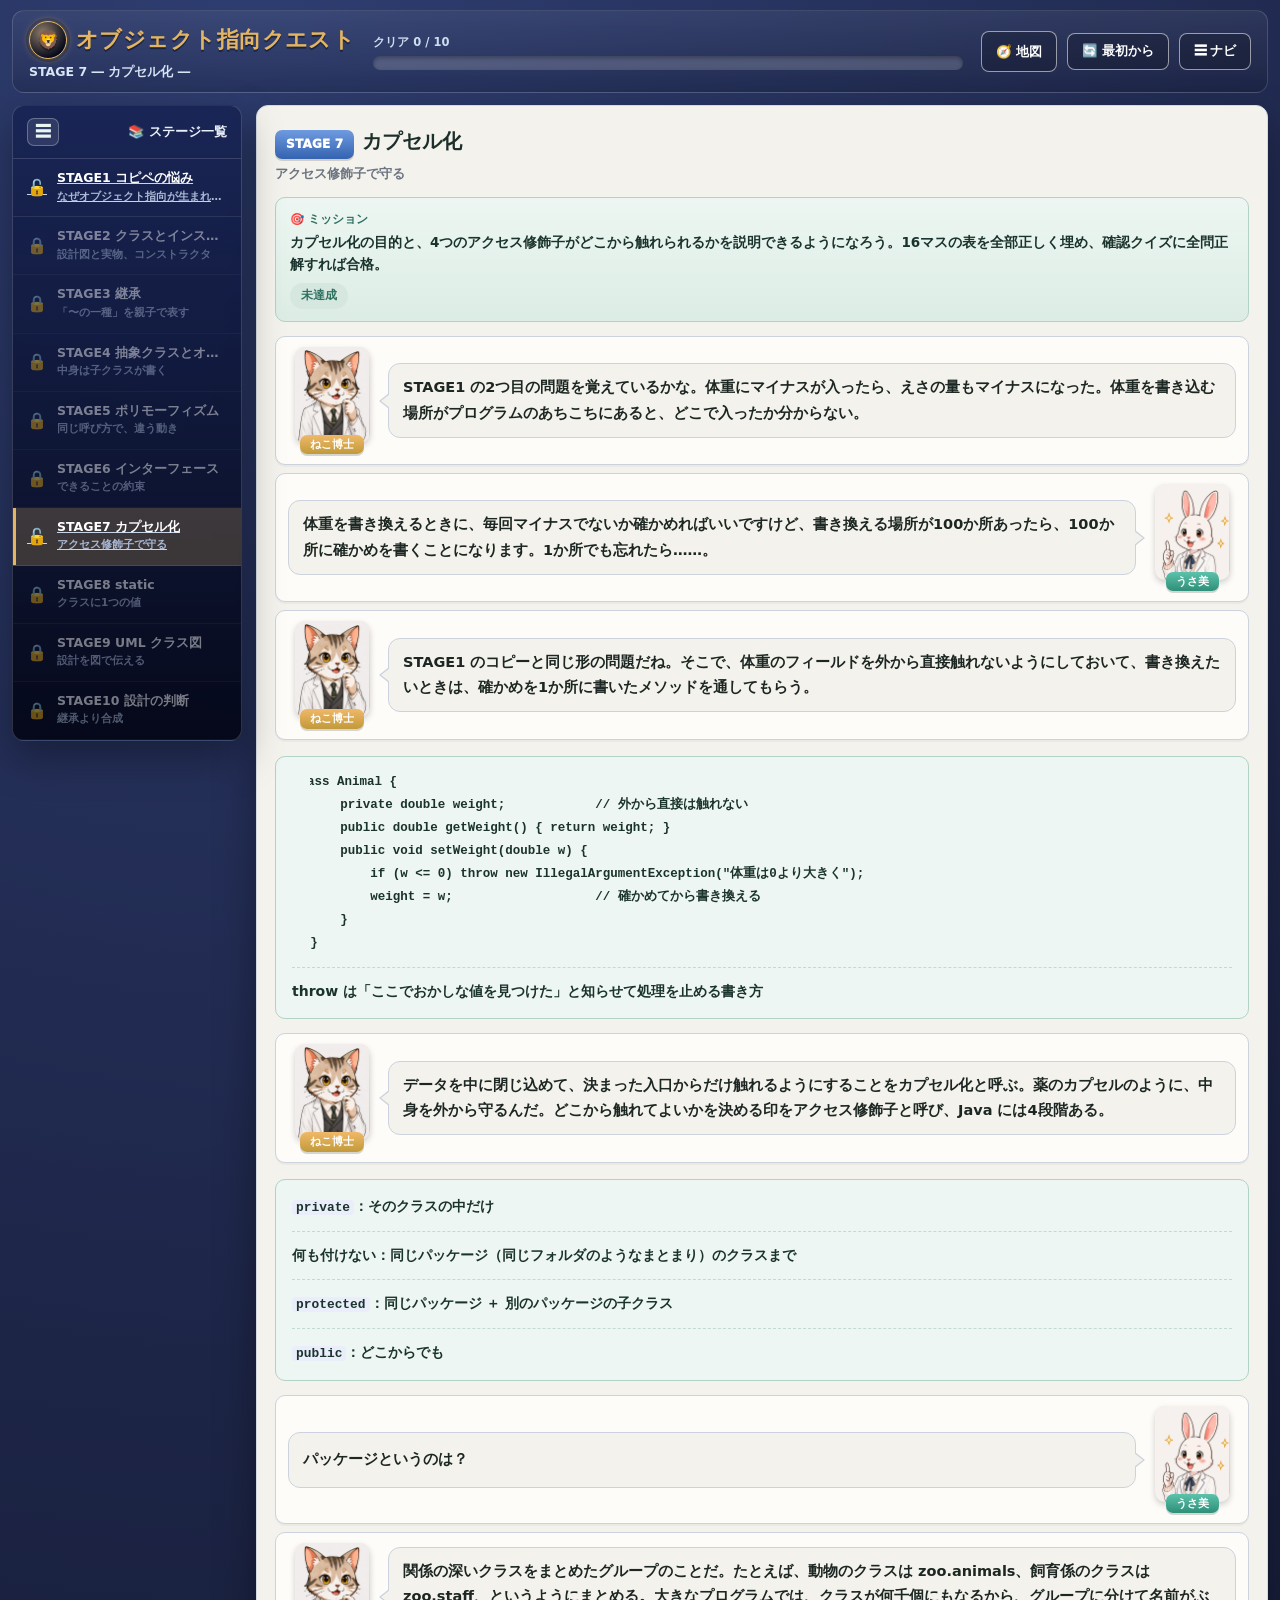
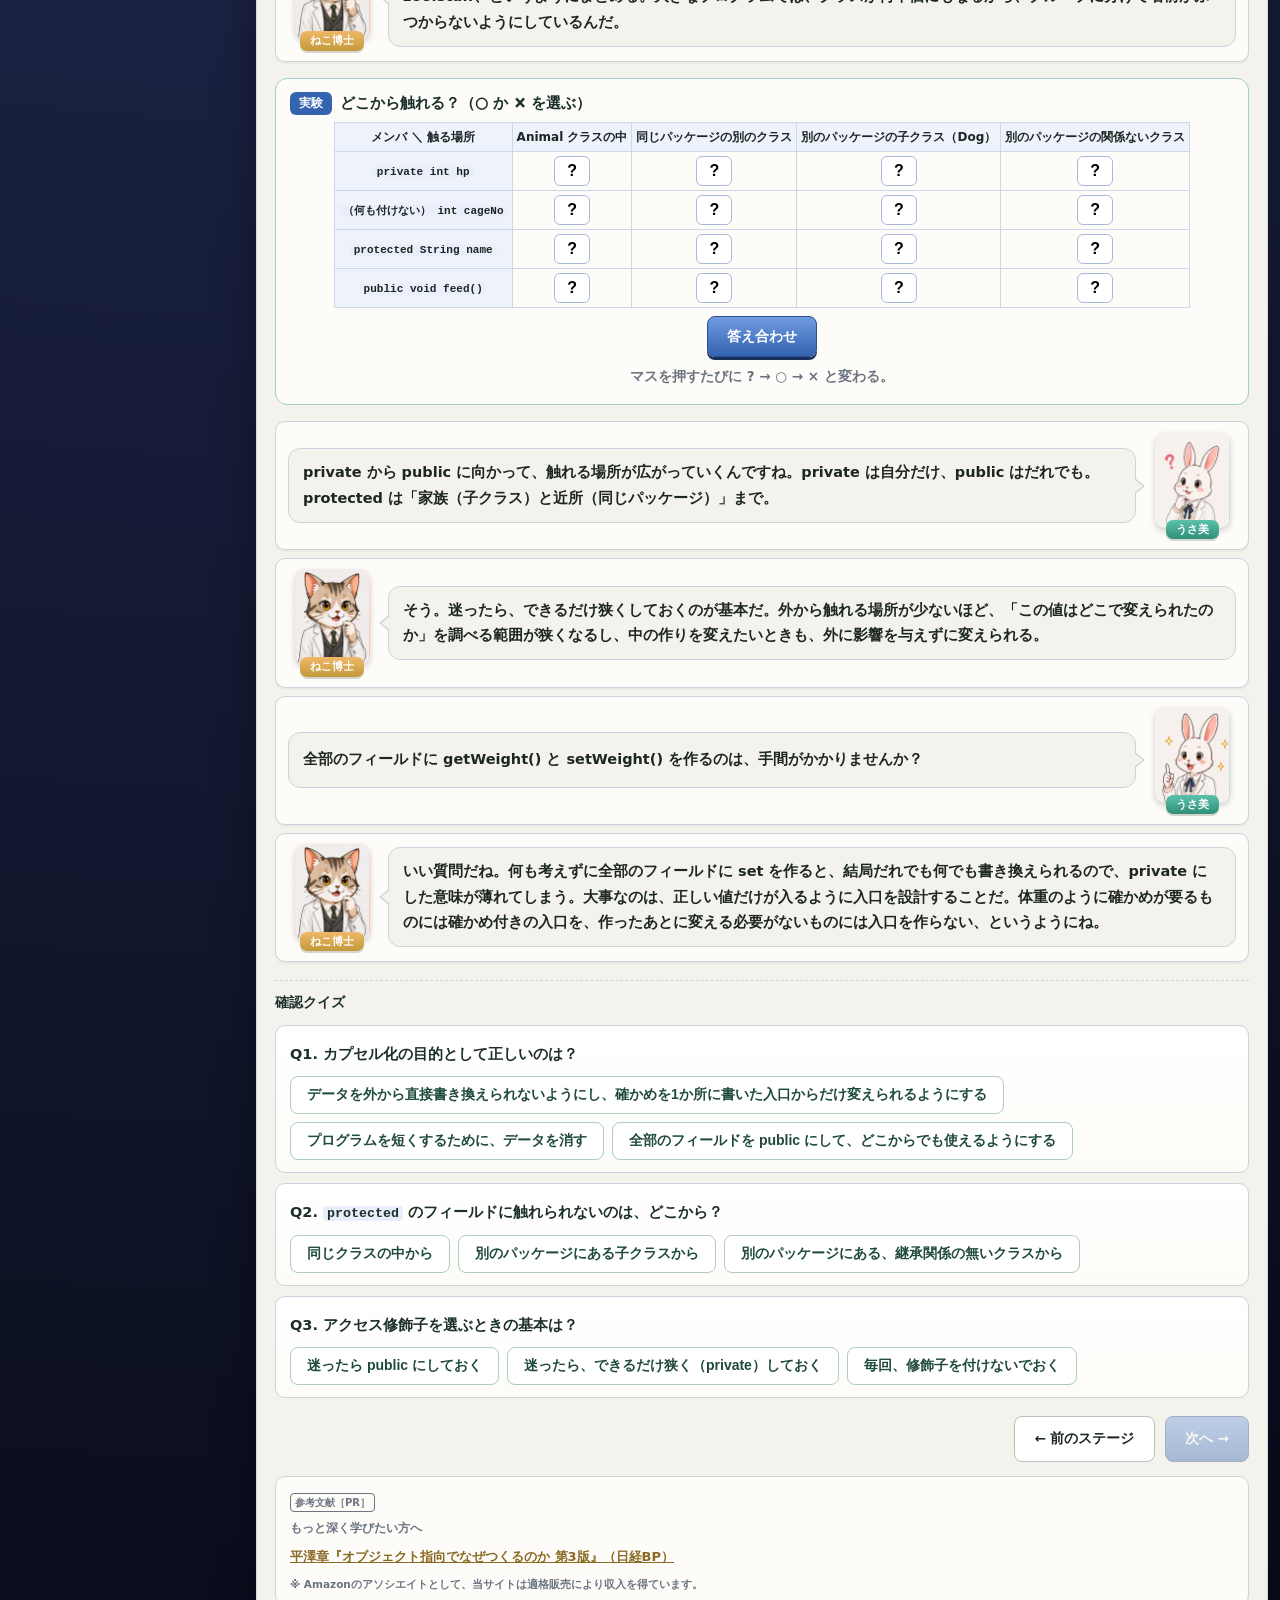
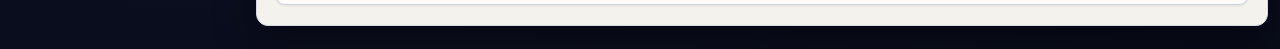
<file: stage7.html>
<!DOCTYPE html>
<html lang="ja">
<head>
<meta charset="UTF-8">
<meta name="viewport" content="width=device-width, initial-scale=1.0">
<meta name="theme-color" content="#1d2547">
<!-- Google tag (gtag.js) -->
<script async src="https://www.googletagmanager.com/gtag/js?id=G-9RTQCP2HXM"></script>
<script>
  window.dataLayer = window.dataLayer || [];
  function gtag(){dataLayer.push(arguments);}
  gtag('js', new Date());
  gtag('config', 'G-9RTQCP2HXM');
</script>
<title>STAGE7 カプセル化 ― オブジェクト指向クエスト</title>
<meta name="description" content="体重にマイナスが入るバグを防ぐには、データを外から直接書き換えられないようにし、確かめてから変えるメソッドだけを開ける。private・（何も付けない）・protected・public の4つのアクセス修飾子を、どこから触れるかの表で確かめる。">
<link rel="canonical" href="https://informatics.habatakijuku.com/oop-game/stage7">
<meta property="og:type" content="article">
<meta property="og:site_name" content="オブジェクト指向クエスト">
<meta property="og:locale" content="ja_JP">
<meta property="og:title" content="STAGE7 カプセル化 ― オブジェクト指向クエスト">
<meta property="og:description" content="データを守るカプセル化。4つのアクセス修飾子をどこから触れるかで整理。">
<meta property="og:url" content="https://informatics.habatakijuku.com/oop-game/stage7">
<meta property="og:image" content="https://informatics.habatakijuku.com/images/ogp/oop-game.png">
<meta property="og:image:width" content="1200">
<meta property="og:image:height" content="630">
<meta name="twitter:card" content="summary_large_image">
<link rel="icon" href="data:image/svg+xml,<svg xmlns=%22http://www.w3.org/2000/svg%22 viewBox=%220 0 100 100%22><text y=%22.9em%22 font-size=%2290%22>🦁</text></svg>">
<link rel="stylesheet" href="design-system.css?v=20261108a">
<link rel="stylesheet" href="lab.css?v=20261108a">
<script src="js/stages.js?v=20261108a"></script>
<script src="js/progress.js?v=20261108a"></script>
<script src="js/labs.js?v=20261108a"></script>
</head>
<body>
<div class="app-shell side-collapsed" id="app-shell">
  <header class="game-header">
    <div class="brand">
      <div class="brand-title"><a class="head-reset home-badge" href="./" title="トップへ" aria-label="トップへ">🦁</a> <span>オブジェクト指向クエスト</span></div>
      <div class="brand-sub">STAGE 7 ― カプセル化 ―</div>
    </div>
    <div class="head-progress-wrap">
      <div class="head-progress-label" id="progress-label">クリア 0 / 10</div>
      <div class="head-progress" role="progressbar" aria-label="クリア済みステージ数" aria-valuemin="0" aria-valuemax="10" aria-valuenow="0"><div class="head-progress-fill" id="progress-fill" style="width:0%"></div></div>
    </div>
    <div class="header-actions">
      <a class="head-reset" href="/" title="情報の冒険（シリーズの地図）へ">🧭 地図</a>
      <button class="head-reset" id="btn-reset-all">🔄 最初から</button>
      <button class="head-reset" id="head-nav-toggle" title="ステージ一覧の表示切替">☰ ナビ</button>
    </div>
  </header>

  <div class="game-layout">
    <div class="side-backdrop" id="side-backdrop"></div>
    <aside class="side-panel">
      <div class="side-head">
        <button class="side-toggle" id="sidebar-toggle" title="ステージ一覧の表示切替" aria-label="ステージ一覧の表示切替">☰</button>
        <span class="side-head-text">📚 ステージ一覧</span>
      </div>
      <div class="side-list" id="side-list"></div>
    </aside>

    <main class="main-area">
      <div class="chapter-head">
        <span class="chapter-badge">STAGE 7</span><h1 class="chapter-title">カプセル化</h1>
        <div class="chapter-sub">アクセス修飾子で守る</div>
      </div>

      <div class="mission-box">
        <div class="mission-label">🎯 ミッション</div>
        <div class="mission-text">カプセル化の目的と、4つのアクセス修飾子がどこから触れられるかを説明できるようになろう。16マスの表を全部正しく埋め、確認クイズに全問正解すれば合格。</div>
        <span class="mission-status" id="mission-status">未達成</span>
      </div>

      <div class="dialogue-scene">
        <div class="dialog-row">
          <div class="dialog-character">
            <div class="dialog-avatar mentor"><img src="images/cat.webp" width="300" height="386" alt=""></div>
            <div class="dialog-name mentor">ねこ博士</div>
          </div>
          <div class="dialog-bubble">STAGE1 の2つ目の問題を覚えているかな。体重にマイナスが入ったら、えさの量もマイナスになった。体重を書き込む場所がプログラムのあちこちにあると、どこで入ったか分からない。</div>
        </div>
        <div class="dialog-row right">
          <div class="dialog-character">
            <div class="dialog-avatar student"><img src="images/rabbit.webp" width="300" height="386" alt=""></div>
            <div class="dialog-name student">うさ美</div>
          </div>
          <div class="dialog-bubble">体重を書き換えるときに、毎回マイナスでないか確かめればいいですけど、書き換える場所が100か所あったら、100か所に確かめを書くことになります。1か所でも忘れたら……。</div>
        </div>
        <div class="dialog-row">
          <div class="dialog-character">
            <div class="dialog-avatar mentor"><img src="images/cat.webp" width="300" height="386" alt=""></div>
            <div class="dialog-name mentor">ねこ博士</div>
          </div>
          <div class="dialog-bubble">STAGE1 のコピーと同じ形の問題だね。そこで、体重のフィールドを<strong>外から直接触れないように</strong>しておいて、書き換えたいときは、確かめを1か所に書いたメソッドを通してもらう。</div>
        </div>
      </div>
<div class="formula-box">
  <span class="step"><pre>class Animal {
    private double weight;            // 外から直接は触れない
    public double getWeight() { return weight; }
    public void setWeight(double w) {
        if (w &lt;= 0) throw new IllegalArgumentException("体重は0より大きく");
        weight = w;                   // 確かめてから書き換える
    }
}</pre></span>
  <span class="step">throw は「ここでおかしな値を見つけた」と知らせて処理を止める書き方</span>
</div>
      <div class="dialogue-scene">
        <div class="dialog-row">
          <div class="dialog-character">
            <div class="dialog-avatar mentor"><img src="images/cat.webp" width="300" height="386" alt=""></div>
            <div class="dialog-name mentor">ねこ博士</div>
          </div>
          <div class="dialog-bubble">データを中に閉じ込めて、決まった入口からだけ触れるようにすることを<strong>カプセル化</strong>と呼ぶ。薬のカプセルのように、中身を外から守るんだ。どこから触れてよいかを決める印を<strong>アクセス修飾子</strong>と呼び、Java には4段階ある。</div>
        </div>
      </div>
<div class="formula-box">
  <span class="step"><code>private</code>：そのクラスの中だけ</span>
  <span class="step">何も付けない：同じパッケージ（同じフォルダのようなまとまり）のクラスまで</span>
  <span class="step"><code>protected</code>：同じパッケージ ＋ 別のパッケージの子クラス</span>
  <span class="step"><code>public</code>：どこからでも</span>
</div>
      <div class="dialogue-scene">
        <div class="dialog-row right">
          <div class="dialog-character">
            <div class="dialog-avatar student"><img src="images/rabbit.webp" width="300" height="386" alt=""></div>
            <div class="dialog-name student">うさ美</div>
          </div>
          <div class="dialog-bubble">パッケージというのは？</div>
        </div>
        <div class="dialog-row">
          <div class="dialog-character">
            <div class="dialog-avatar mentor"><img src="images/cat.webp" width="300" height="386" alt=""></div>
            <div class="dialog-name mentor">ねこ博士</div>
          </div>
          <div class="dialog-bubble">関係の深いクラスをまとめたグループのことだ。たとえば、動物のクラスは zoo.animals、飼育係のクラスは zoo.staff、というようにまとめる。大きなプログラムでは、クラスが何千個にもなるから、グループに分けて名前がぶつからないようにしているんだ。</div>
        </div>
      </div>
<div class="lab" data-lab="access" data-id="oop-s7-access"></div>
      <div class="dialogue-scene">
        <div class="dialog-row right">
          <div class="dialog-character">
            <div class="dialog-avatar student"><img src="images/rabbitThink.webp" width="300" height="386" alt=""></div>
            <div class="dialog-name student">うさ美</div>
          </div>
          <div class="dialog-bubble"> private から public に向かって、触れる場所が広がっていくんですね。private は自分だけ、public はだれでも。protected は「家族（子クラス）と近所（同じパッケージ）」まで。</div>
        </div>
        <div class="dialog-row">
          <div class="dialog-character">
            <div class="dialog-avatar mentor"><img src="images/cat.webp" width="300" height="386" alt=""></div>
            <div class="dialog-name mentor">ねこ博士</div>
          </div>
          <div class="dialog-bubble">そう。迷ったら、<strong>できるだけ狭く</strong>しておくのが基本だ。外から触れる場所が少ないほど、「この値はどこで変えられたのか」を調べる範囲が狭くなるし、中の作りを変えたいときも、外に影響を与えずに変えられる。</div>
        </div>
        <div class="dialog-row right">
          <div class="dialog-character">
            <div class="dialog-avatar student"><img src="images/rabbit.webp" width="300" height="386" alt=""></div>
            <div class="dialog-name student">うさ美</div>
          </div>
          <div class="dialog-bubble">全部のフィールドに getWeight() と setWeight() を作るのは、手間がかかりませんか？</div>
        </div>
        <div class="dialog-row">
          <div class="dialog-character">
            <div class="dialog-avatar mentor"><img src="images/cat.webp" width="300" height="386" alt=""></div>
            <div class="dialog-name mentor">ねこ博士</div>
          </div>
          <div class="dialog-bubble">いい質問だね。何も考えずに全部のフィールドに set を作ると、結局だれでも何でも書き換えられるので、private にした意味が薄れてしまう。大事なのは、<strong>正しい値だけが入るように入口を設計する</strong>ことだ。体重のように確かめが要るものには確かめ付きの入口を、作ったあとに変える必要がないものには入口を作らない、というようにね。</div>
        </div>
      </div>

      <h2 class="quiz-head">確認クイズ</h2>
      <div class="quiz-card" data-quiz>
        <p class="quiz-q">Q1. カプセル化の目的として正しいのは？</p>
        <div class="choice-list">
          <button class="choice-btn">データを外から直接書き換えられないようにし、確かめを1か所に書いた入口からだけ変えられるようにする</button>
          <button class="choice-btn">プログラムを短くするために、データを消す</button>
          <button class="choice-btn">全部のフィールドを public にして、どこからでも使えるようにする</button>
        </div>
        <div class="quiz-explain" hidden>正解！ 正しさを守る確かめを1か所に集められる。値がおかしくなったとき、調べる範囲も狭くなる。</div>
      </div>
      <div class="quiz-card" data-quiz>
        <p class="quiz-q">Q2. <code>protected</code> のフィールドに触れられないのは、どこから？</p>
        <div class="choice-list">
          <button class="choice-btn">同じクラスの中から</button>
          <button class="choice-btn">別のパッケージにある子クラスから</button>
          <button class="choice-btn">別のパッケージにある、継承関係の無いクラスから</button>
        </div>
        <div class="quiz-explain" hidden>正解！ protected は、同じパッケージと子クラスまで。関係のない外のクラスからは触れない。</div>
      </div>
      <div class="quiz-card" data-quiz>
        <p class="quiz-q">Q3. アクセス修飾子を選ぶときの基本は？</p>
        <div class="choice-list">
          <button class="choice-btn">迷ったら public にしておく</button>
          <button class="choice-btn">迷ったら、できるだけ狭く（private）しておく</button>
          <button class="choice-btn">毎回、修飾子を付けないでおく</button>
        </div>
        <div class="quiz-explain" hidden>正解！ 触れる場所が少ないほど、まちがいの原因を探しやすく、中の作りも変えやすい。</div>
      </div>

      <div class="stage-nav">
        <a class="btn" href="stage6.html">← 前のステージ</a>
        <button class="btn btn-primary" id="btn-next" disabled>次へ →</button>
      </div>

      <div id="book-recommend"></div>
    </main>
  </div>
</div>

<script>QUEST.initStagePage(7);</script>

<script src="https://my.habatakijuku.com/sync.js" defer></script>
</body>
</html>
</file>
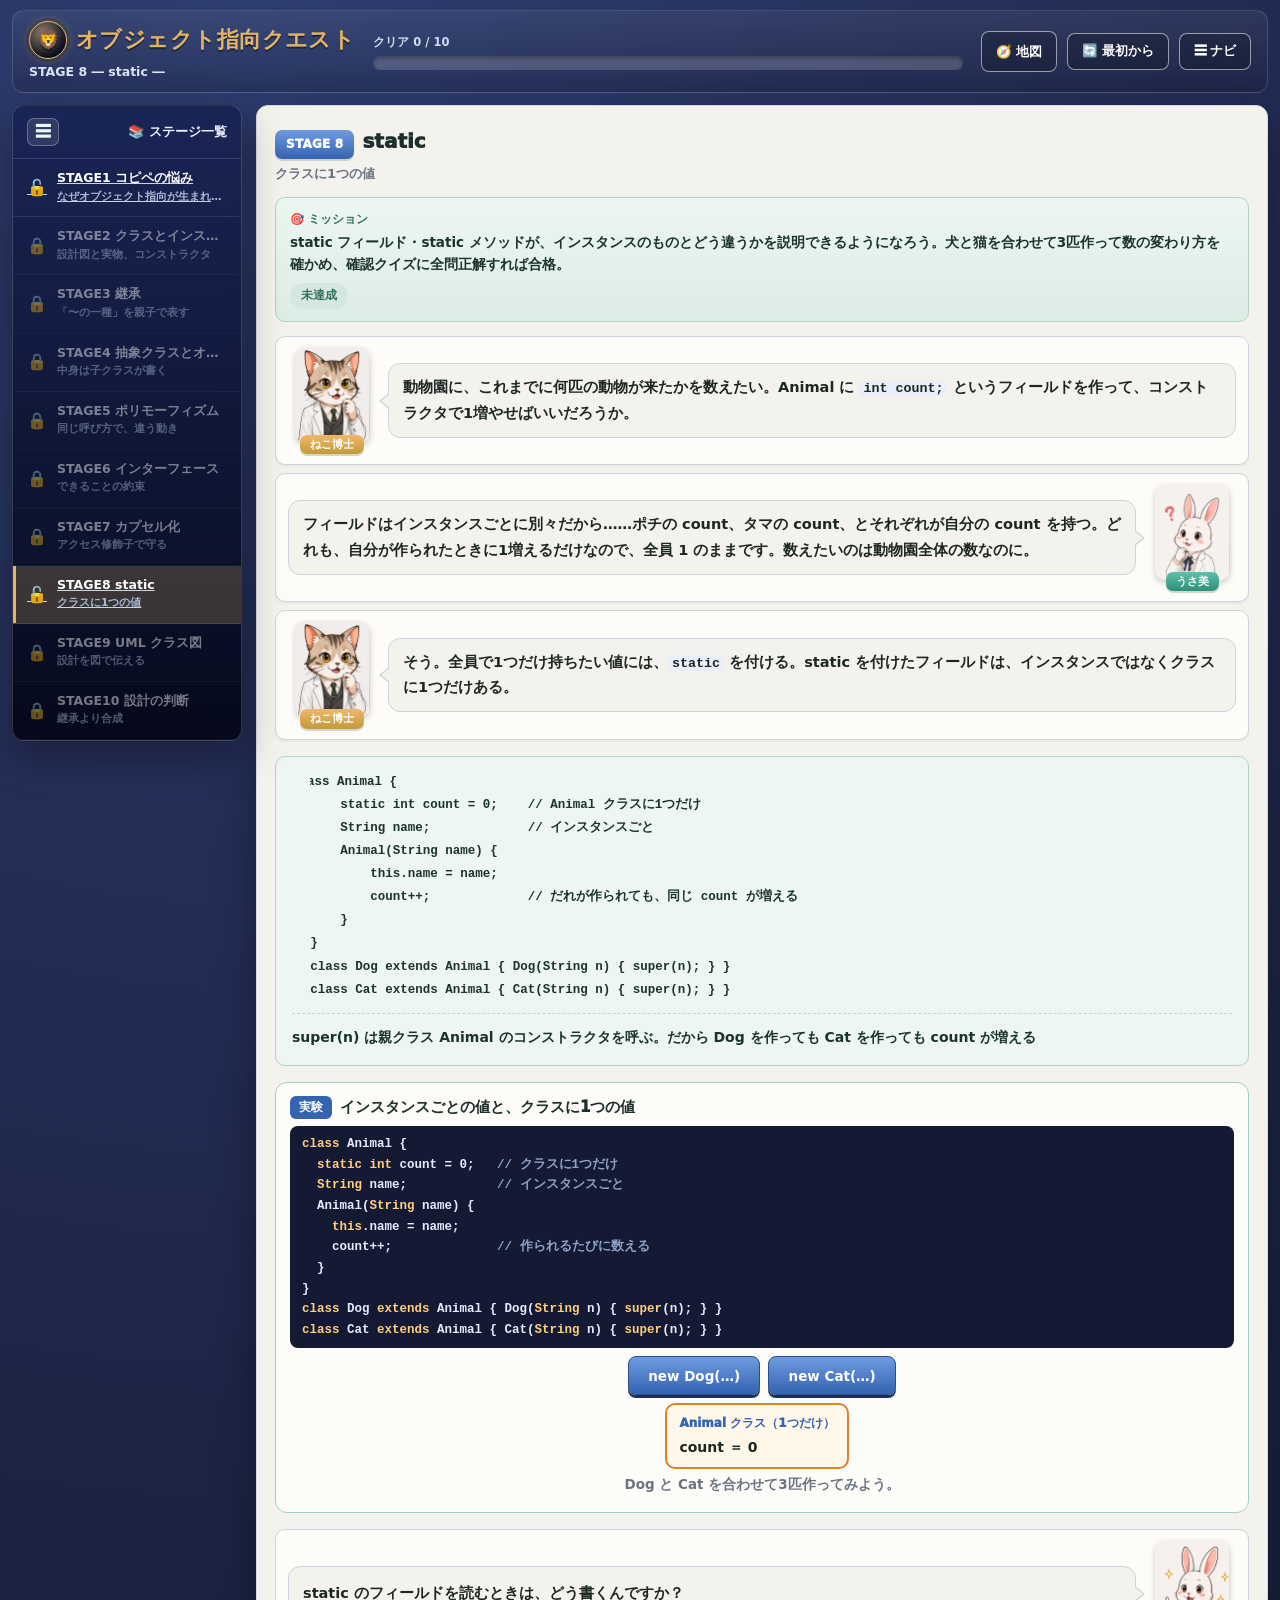
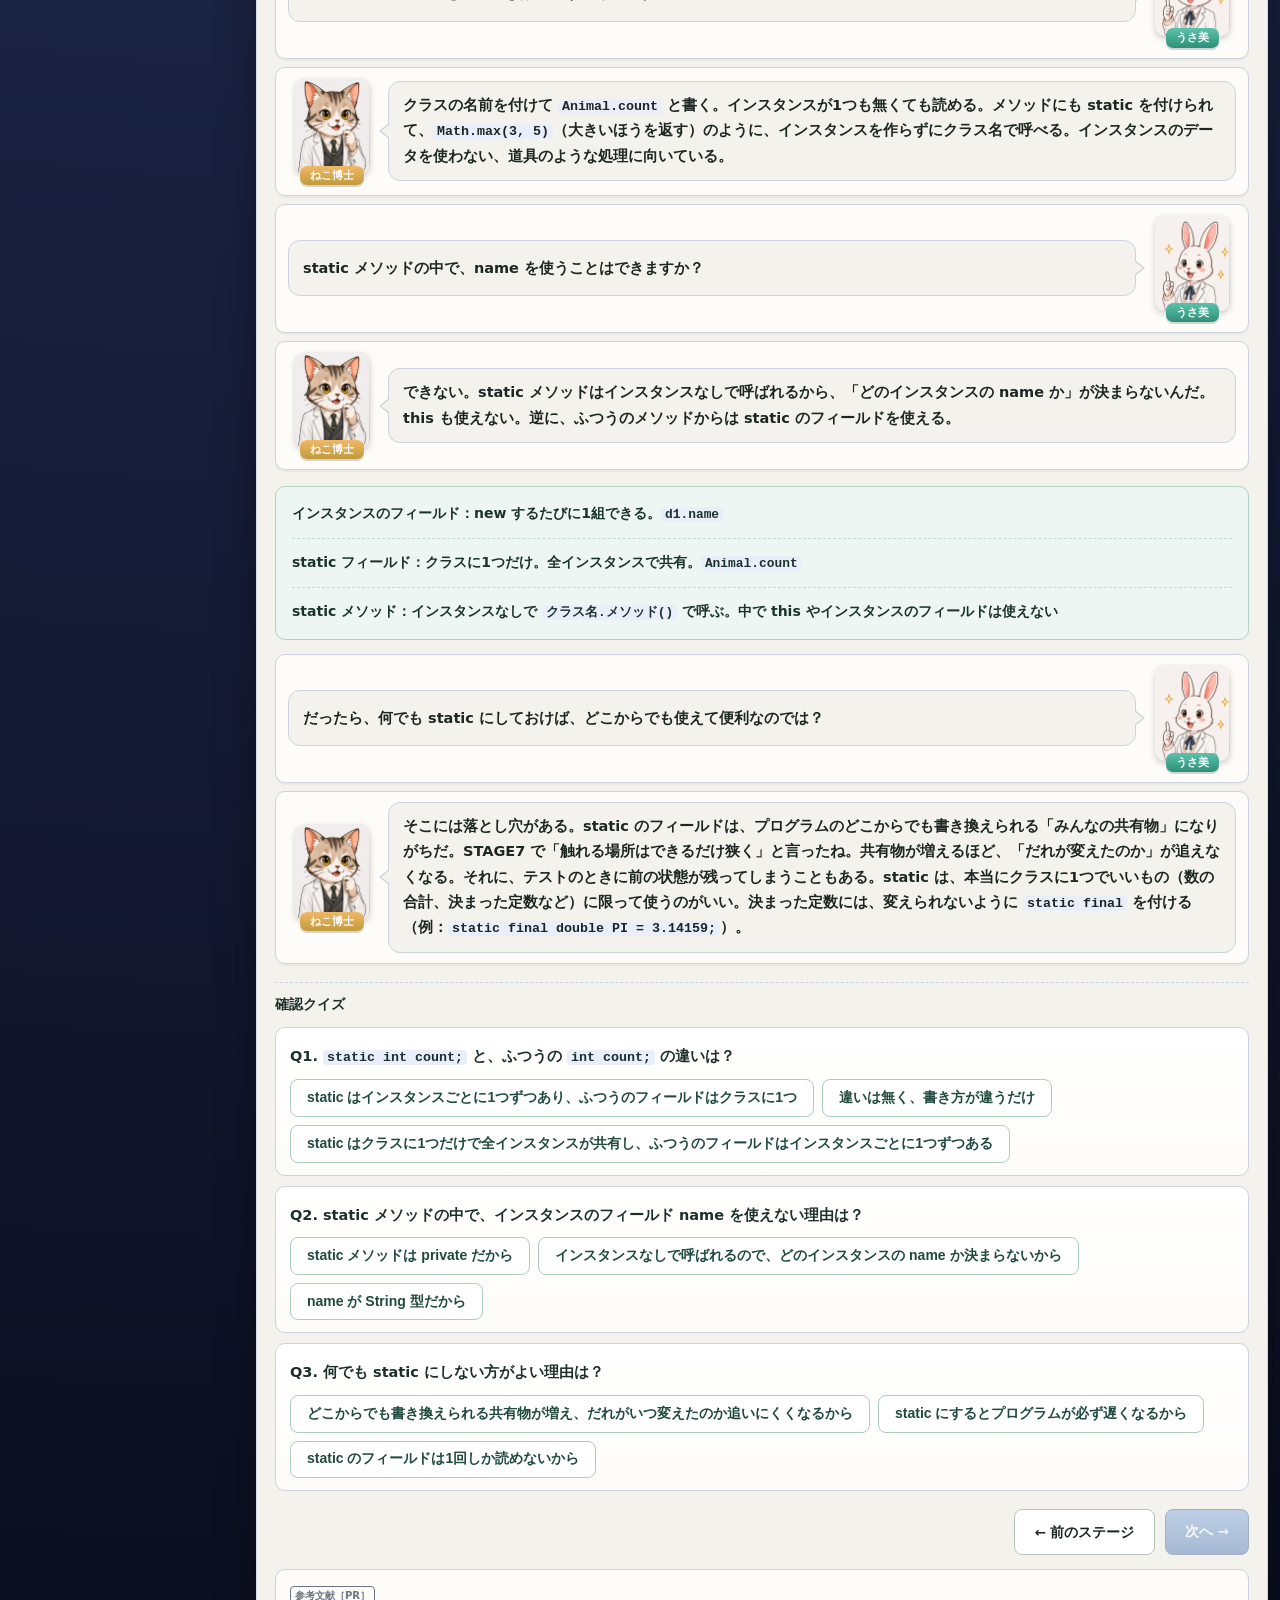
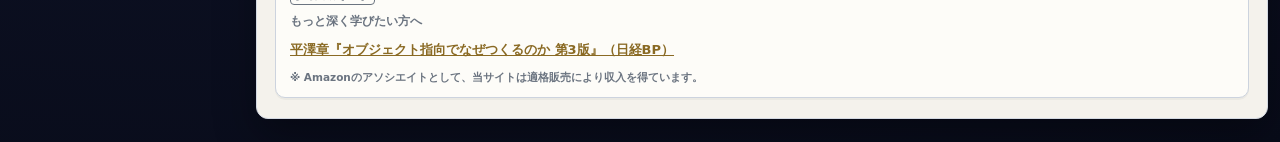
<file: stage8.html>
<!DOCTYPE html>
<html lang="ja">
<head>
<meta charset="UTF-8">
<meta name="viewport" content="width=device-width, initial-scale=1.0">
<meta name="theme-color" content="#1d2547">
<!-- Google tag (gtag.js) -->
<script async src="https://www.googletagmanager.com/gtag/js?id=G-9RTQCP2HXM"></script>
<script>
  window.dataLayer = window.dataLayer || [];
  function gtag(){dataLayer.push(arguments);}
  gtag('js', new Date());
  gtag('config', 'G-9RTQCP2HXM');
</script>
<title>STAGE8 static ― オブジェクト指向クエスト</title>
<meta name="description" content="名前はインスタンスごとに違うが、「これまでに来た動物の数」は動物園に1つ。static を付けたフィールドやメソッドは、インスタンスではなくクラスに1つだけある。インスタンスごとの値とクラスに1つの値を、動物を作りながら比べる。">
<link rel="canonical" href="https://informatics.habatakijuku.com/oop-game/stage8">
<meta property="og:type" content="article">
<meta property="og:site_name" content="オブジェクト指向クエスト">
<meta property="og:locale" content="ja_JP">
<meta property="og:title" content="STAGE8 static ― オブジェクト指向クエスト">
<meta property="og:description" content="インスタンスごとの値と、クラスに1つの値。static の意味と使いどころ。">
<meta property="og:url" content="https://informatics.habatakijuku.com/oop-game/stage8">
<meta property="og:image" content="https://informatics.habatakijuku.com/images/ogp/oop-game.png">
<meta property="og:image:width" content="1200">
<meta property="og:image:height" content="630">
<meta name="twitter:card" content="summary_large_image">
<link rel="icon" href="data:image/svg+xml,<svg xmlns=%22http://www.w3.org/2000/svg%22 viewBox=%220 0 100 100%22><text y=%22.9em%22 font-size=%2290%22>🦁</text></svg>">
<link rel="stylesheet" href="design-system.css?v=20261108a">
<link rel="stylesheet" href="lab.css?v=20261108a">
<script src="js/stages.js?v=20261108a"></script>
<script src="js/progress.js?v=20261108a"></script>
<script src="js/labs.js?v=20261108a"></script>
</head>
<body>
<div class="app-shell side-collapsed" id="app-shell">
  <header class="game-header">
    <div class="brand">
      <div class="brand-title"><a class="head-reset home-badge" href="./" title="トップへ" aria-label="トップへ">🦁</a> <span>オブジェクト指向クエスト</span></div>
      <div class="brand-sub">STAGE 8 ― static ―</div>
    </div>
    <div class="head-progress-wrap">
      <div class="head-progress-label" id="progress-label">クリア 0 / 10</div>
      <div class="head-progress" role="progressbar" aria-label="クリア済みステージ数" aria-valuemin="0" aria-valuemax="10" aria-valuenow="0"><div class="head-progress-fill" id="progress-fill" style="width:0%"></div></div>
    </div>
    <div class="header-actions">
      <a class="head-reset" href="/" title="情報の冒険（シリーズの地図）へ">🧭 地図</a>
      <button class="head-reset" id="btn-reset-all">🔄 最初から</button>
      <button class="head-reset" id="head-nav-toggle" title="ステージ一覧の表示切替">☰ ナビ</button>
    </div>
  </header>

  <div class="game-layout">
    <div class="side-backdrop" id="side-backdrop"></div>
    <aside class="side-panel">
      <div class="side-head">
        <button class="side-toggle" id="sidebar-toggle" title="ステージ一覧の表示切替" aria-label="ステージ一覧の表示切替">☰</button>
        <span class="side-head-text">📚 ステージ一覧</span>
      </div>
      <div class="side-list" id="side-list"></div>
    </aside>

    <main class="main-area">
      <div class="chapter-head">
        <span class="chapter-badge">STAGE 8</span><h1 class="chapter-title">static</h1>
        <div class="chapter-sub">クラスに1つの値</div>
      </div>

      <div class="mission-box">
        <div class="mission-label">🎯 ミッション</div>
        <div class="mission-text">static フィールド・static メソッドが、インスタンスのものとどう違うかを説明できるようになろう。犬と猫を合わせて3匹作って数の変わり方を確かめ、確認クイズに全問正解すれば合格。</div>
        <span class="mission-status" id="mission-status">未達成</span>
      </div>

      <div class="dialogue-scene">
        <div class="dialog-row">
          <div class="dialog-character">
            <div class="dialog-avatar mentor"><img src="images/cat.webp" width="300" height="386" alt=""></div>
            <div class="dialog-name mentor">ねこ博士</div>
          </div>
          <div class="dialog-bubble">動物園に、これまでに何匹の動物が来たかを数えたい。Animal に <code>int count;</code> というフィールドを作って、コンストラクタで1増やせばいいだろうか。</div>
        </div>
        <div class="dialog-row right">
          <div class="dialog-character">
            <div class="dialog-avatar student"><img src="images/rabbitThink.webp" width="300" height="386" alt=""></div>
            <div class="dialog-name student">うさ美</div>
          </div>
          <div class="dialog-bubble"> フィールドはインスタンスごとに別々だから……ポチの count、タマの count、とそれぞれが自分の count を持つ。どれも、自分が作られたときに1増えるだけなので、全員 1 のままです。数えたいのは動物園全体の数なのに。</div>
        </div>
        <div class="dialog-row">
          <div class="dialog-character">
            <div class="dialog-avatar mentor"><img src="images/cat.webp" width="300" height="386" alt=""></div>
            <div class="dialog-name mentor">ねこ博士</div>
          </div>
          <div class="dialog-bubble">そう。全員で<strong>1つだけ</strong>持ちたい値には、<code>static</code> を付ける。static を付けたフィールドは、インスタンスではなく<strong>クラスに1つだけ</strong>ある。</div>
        </div>
      </div>
<div class="formula-box">
  <span class="step"><pre>class Animal {
    static int count = 0;    // Animal クラスに1つだけ
    String name;             // インスタンスごと
    Animal(String name) {
        this.name = name;
        count++;             // だれが作られても、同じ count が増える
    }
}
class Dog extends Animal { Dog(String n) { super(n); } }
class Cat extends Animal { Cat(String n) { super(n); } }</pre></span>
  <span class="step">super(n) は親クラス Animal のコンストラクタを呼ぶ。だから Dog を作っても Cat を作っても count が増える</span>
</div>
<div class="lab" data-lab="statics" data-id="oop-s8-static"></div>
      <div class="dialogue-scene">
        <div class="dialog-row right">
          <div class="dialog-character">
            <div class="dialog-avatar student"><img src="images/rabbit.webp" width="300" height="386" alt=""></div>
            <div class="dialog-name student">うさ美</div>
          </div>
          <div class="dialog-bubble">static のフィールドを読むときは、どう書くんですか？</div>
        </div>
        <div class="dialog-row">
          <div class="dialog-character">
            <div class="dialog-avatar mentor"><img src="images/cat.webp" width="300" height="386" alt=""></div>
            <div class="dialog-name mentor">ねこ博士</div>
          </div>
          <div class="dialog-bubble">クラスの名前を付けて <code>Animal.count</code> と書く。インスタンスが1つも無くても読める。メソッドにも static を付けられて、<code>Math.max(3, 5)</code>（大きいほうを返す）のように、インスタンスを作らずにクラス名で呼べる。インスタンスのデータを使わない、道具のような処理に向いている。</div>
        </div>
        <div class="dialog-row right">
          <div class="dialog-character">
            <div class="dialog-avatar student"><img src="images/rabbit.webp" width="300" height="386" alt=""></div>
            <div class="dialog-name student">うさ美</div>
          </div>
          <div class="dialog-bubble">static メソッドの中で、name を使うことはできますか？</div>
        </div>
        <div class="dialog-row">
          <div class="dialog-character">
            <div class="dialog-avatar mentor"><img src="images/cat.webp" width="300" height="386" alt=""></div>
            <div class="dialog-name mentor">ねこ博士</div>
          </div>
          <div class="dialog-bubble">できない。static メソッドはインスタンスなしで呼ばれるから、「どのインスタンスの name か」が決まらないんだ。this も使えない。逆に、ふつうのメソッドからは static のフィールドを使える。</div>
        </div>
      </div>
<div class="formula-box">
  <span class="step">インスタンスのフィールド：new するたびに1組できる。<code>d1.name</code></span>
  <span class="step">static フィールド：クラスに1つだけ。全インスタンスで共有。<code>Animal.count</code></span>
  <span class="step">static メソッド：インスタンスなしで <code>クラス名.メソッド()</code> で呼ぶ。中で this やインスタンスのフィールドは使えない</span>
</div>
      <div class="dialogue-scene">
        <div class="dialog-row right">
          <div class="dialog-character">
            <div class="dialog-avatar student"><img src="images/rabbit.webp" width="300" height="386" alt=""></div>
            <div class="dialog-name student">うさ美</div>
          </div>
          <div class="dialog-bubble">だったら、何でも static にしておけば、どこからでも使えて便利なのでは？</div>
        </div>
        <div class="dialog-row">
          <div class="dialog-character">
            <div class="dialog-avatar mentor"><img src="images/cat.webp" width="300" height="386" alt=""></div>
            <div class="dialog-name mentor">ねこ博士</div>
          </div>
          <div class="dialog-bubble">そこには落とし穴がある。static のフィールドは、プログラムのどこからでも書き換えられる「みんなの共有物」になりがちだ。STAGE7 で「触れる場所はできるだけ狭く」と言ったね。共有物が増えるほど、「だれが変えたのか」が追えなくなる。それに、テストのときに前の状態が残ってしまうこともある。static は、本当にクラスに1つでいいもの（数の合計、決まった定数など）に限って使うのがいい。決まった定数には、変えられないように <code>static final</code> を付ける（例：<code>static final double PI = 3.14159;</code>）。</div>
        </div>
      </div>

      <h2 class="quiz-head">確認クイズ</h2>
      <div class="quiz-card" data-quiz>
        <p class="quiz-q">Q1. <code>static int count;</code> と、ふつうの <code>int count;</code> の違いは？</p>
        <div class="choice-list">
          <button class="choice-btn">static はインスタンスごとに1つずつあり、ふつうのフィールドはクラスに1つ</button>
          <button class="choice-btn">違いは無く、書き方が違うだけ</button>
          <button class="choice-btn">static はクラスに1つだけで全インスタンスが共有し、ふつうのフィールドはインスタンスごとに1つずつある</button>
        </div>
        <div class="quiz-explain" hidden>正解！ 動物園全体の数のような共有の値は static。名前のようにインスタンスごとに違う値はふつうのフィールド。</div>
      </div>
      <div class="quiz-card" data-quiz>
        <p class="quiz-q">Q2. static メソッドの中で、インスタンスのフィールド name を使えない理由は？</p>
        <div class="choice-list">
          <button class="choice-btn">static メソッドは private だから</button>
          <button class="choice-btn">インスタンスなしで呼ばれるので、どのインスタンスの name か決まらないから</button>
          <button class="choice-btn">name が String 型だから</button>
        </div>
        <div class="quiz-explain" hidden>正解！ static メソッドはクラスに属し、this が無い。インスタンスのデータは、インスタンスを受け取らない限り使えない。</div>
      </div>
      <div class="quiz-card" data-quiz>
        <p class="quiz-q">Q3. 何でも static にしない方がよい理由は？</p>
        <div class="choice-list">
          <button class="choice-btn">どこからでも書き換えられる共有物が増え、だれがいつ変えたのか追いにくくなるから</button>
          <button class="choice-btn">static にするとプログラムが必ず遅くなるから</button>
          <button class="choice-btn">static のフィールドは1回しか読めないから</button>
        </div>
        <div class="quiz-explain" hidden>正解！ 共有のものは、見えない場所から変わる。本当にクラスに1つでいいもの、変えない定数（static final）に限って使う。</div>
      </div>

      <div class="stage-nav">
        <a class="btn" href="stage7.html">← 前のステージ</a>
        <button class="btn btn-primary" id="btn-next" disabled>次へ →</button>
      </div>

      <div id="book-recommend"></div>
    </main>
  </div>
</div>

<script>QUEST.initStagePage(8);</script>

<script src="https://my.habatakijuku.com/sync.js" defer></script>
</body>
</html>
</file>
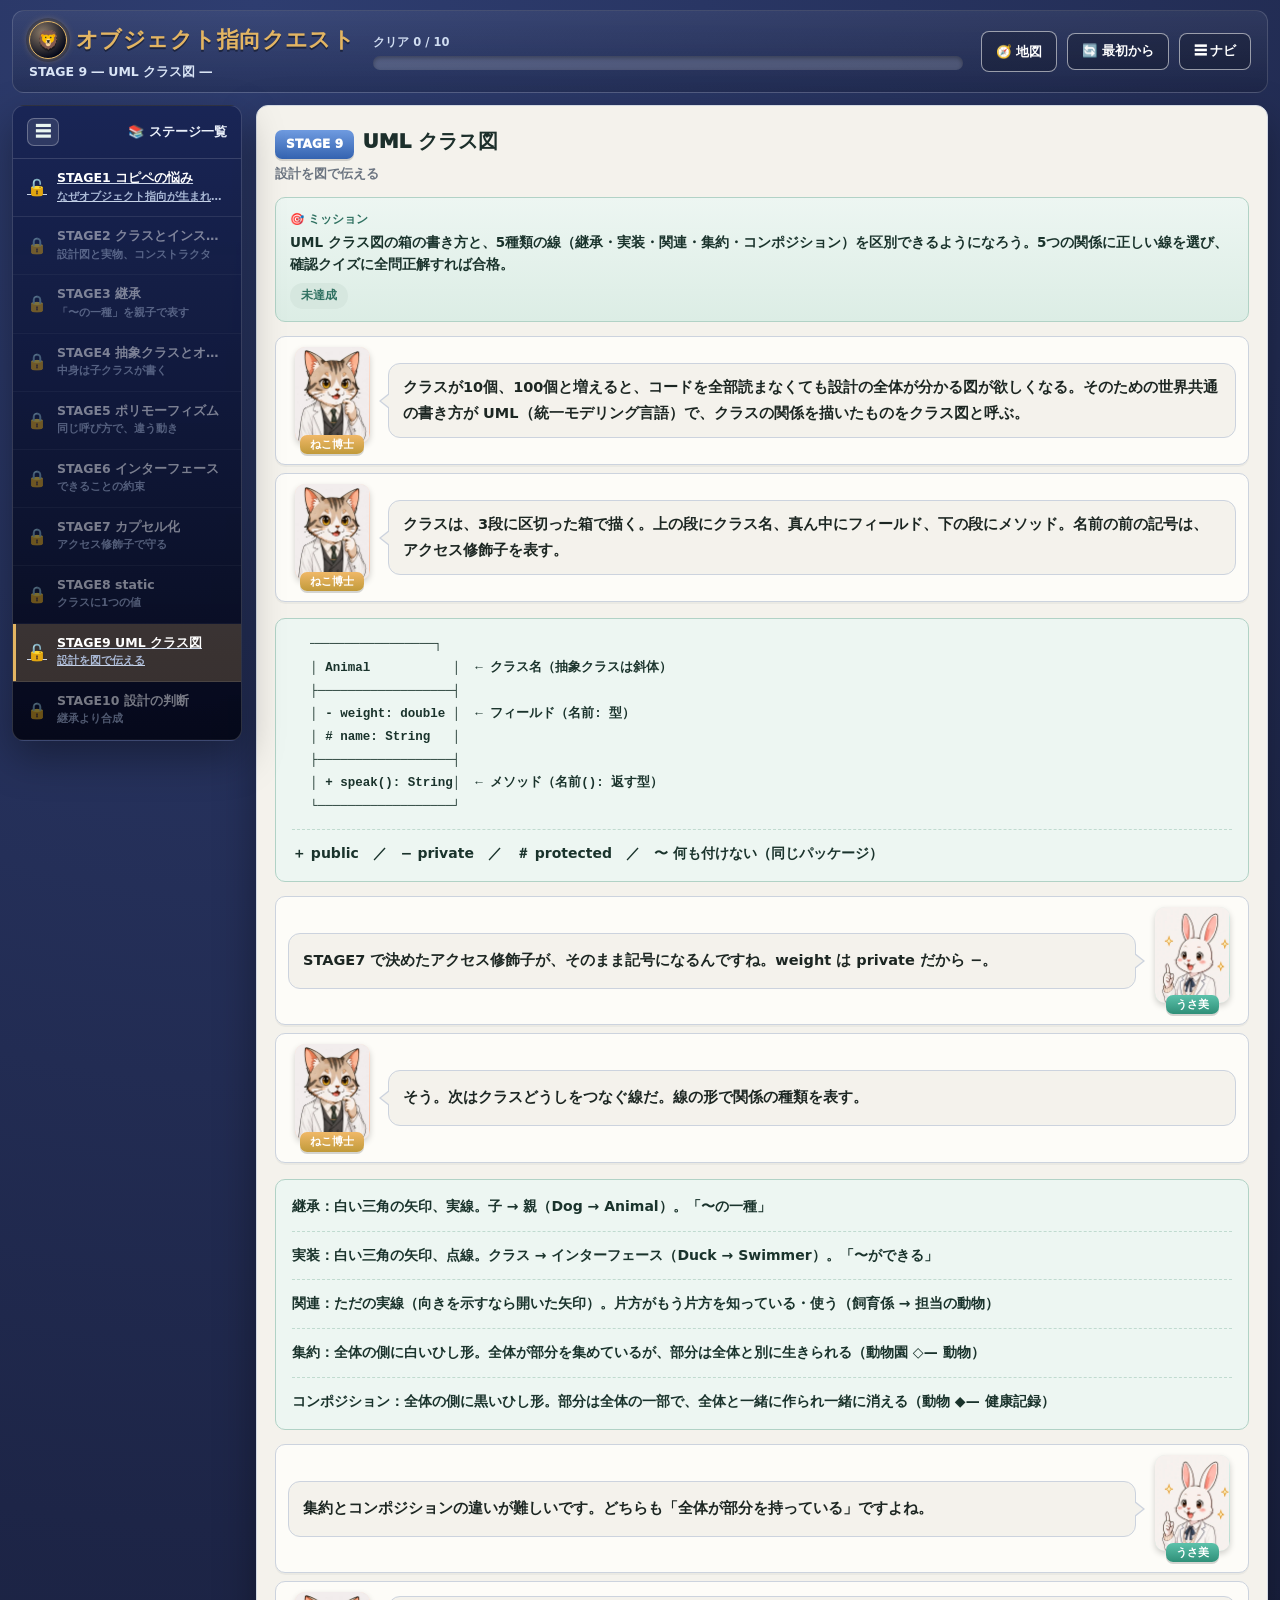
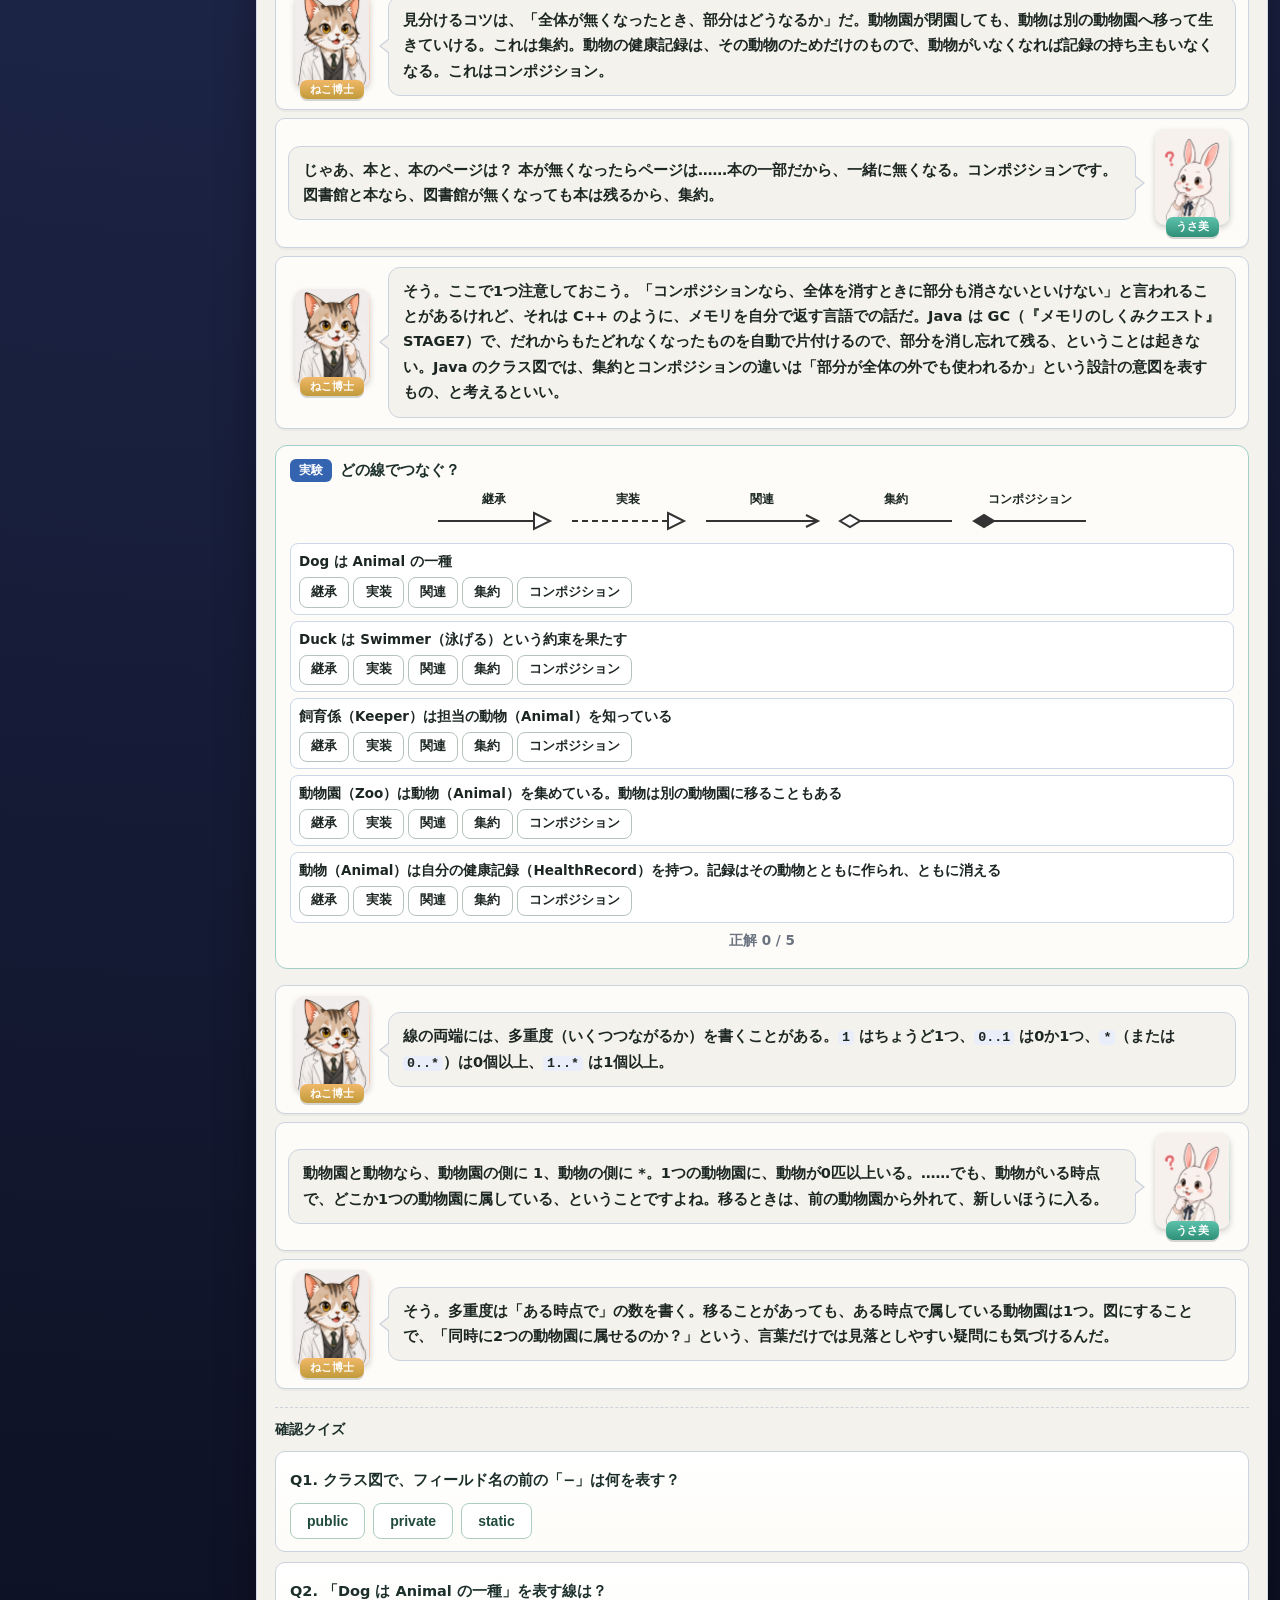
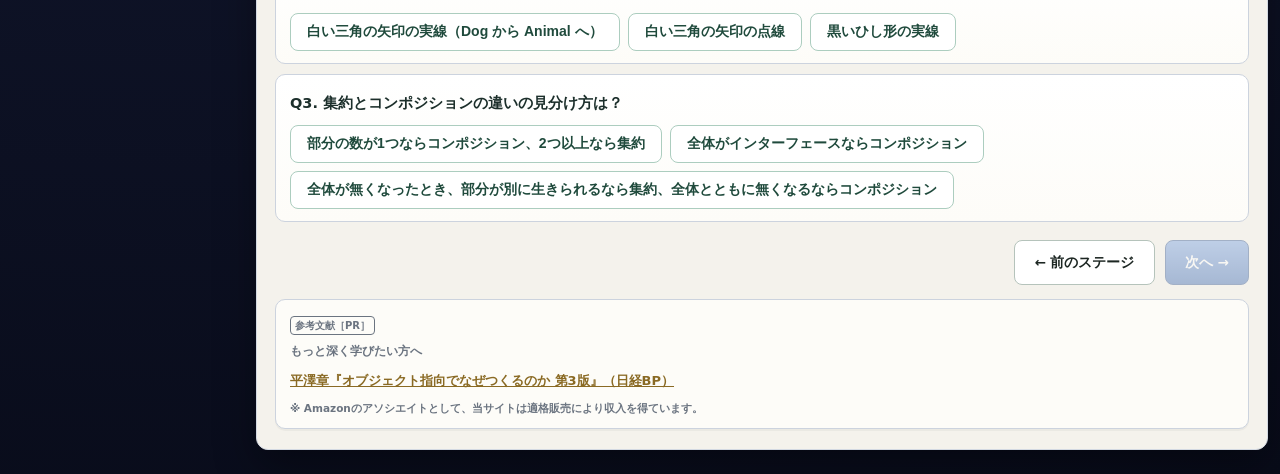
<file: stage9.html>
<!DOCTYPE html>
<html lang="ja">
<head>
<meta charset="UTF-8">
<meta name="viewport" content="width=device-width, initial-scale=1.0">
<meta name="theme-color" content="#1d2547">
<!-- Google tag (gtag.js) -->
<script async src="https://www.googletagmanager.com/gtag/js?id=G-9RTQCP2HXM"></script>
<script>
  window.dataLayer = window.dataLayer || [];
  function gtag(){dataLayer.push(arguments);}
  gtag('js', new Date());
  gtag('config', 'G-9RTQCP2HXM');
</script>
<title>STAGE9 UML クラス図 ― オブジェクト指向クエスト</title>
<meta name="description" content="クラスの設計を人に伝える共通の図、UML クラス図。3段の箱、＋・−・＃ の記号、継承・実装・関連・集約・コンポジションの5種類の線と、多重度の読み方を、動物園の例で確かめる。">
<link rel="canonical" href="https://informatics.habatakijuku.com/oop-game/stage9">
<meta property="og:type" content="article">
<meta property="og:site_name" content="オブジェクト指向クエスト">
<meta property="og:locale" content="ja_JP">
<meta property="og:title" content="STAGE9 UML クラス図 ― オブジェクト指向クエスト">
<meta property="og:description" content="設計を図で伝える UML クラス図。箱の書き方と5種類の線。">
<meta property="og:url" content="https://informatics.habatakijuku.com/oop-game/stage9">
<meta property="og:image" content="https://informatics.habatakijuku.com/images/ogp/oop-game.png">
<meta property="og:image:width" content="1200">
<meta property="og:image:height" content="630">
<meta name="twitter:card" content="summary_large_image">
<link rel="icon" href="data:image/svg+xml,<svg xmlns=%22http://www.w3.org/2000/svg%22 viewBox=%220 0 100 100%22><text y=%22.9em%22 font-size=%2290%22>🦁</text></svg>">
<link rel="stylesheet" href="design-system.css?v=20261108a">
<link rel="stylesheet" href="lab.css?v=20261108a">
<script src="js/stages.js?v=20261108a"></script>
<script src="js/progress.js?v=20261108a"></script>
<script src="js/labs.js?v=20261108a"></script>
</head>
<body>
<div class="app-shell side-collapsed" id="app-shell">
  <header class="game-header">
    <div class="brand">
      <div class="brand-title"><a class="head-reset home-badge" href="./" title="トップへ" aria-label="トップへ">🦁</a> <span>オブジェクト指向クエスト</span></div>
      <div class="brand-sub">STAGE 9 ― UML クラス図 ―</div>
    </div>
    <div class="head-progress-wrap">
      <div class="head-progress-label" id="progress-label">クリア 0 / 10</div>
      <div class="head-progress" role="progressbar" aria-label="クリア済みステージ数" aria-valuemin="0" aria-valuemax="10" aria-valuenow="0"><div class="head-progress-fill" id="progress-fill" style="width:0%"></div></div>
    </div>
    <div class="header-actions">
      <a class="head-reset" href="/" title="情報の冒険（シリーズの地図）へ">🧭 地図</a>
      <button class="head-reset" id="btn-reset-all">🔄 最初から</button>
      <button class="head-reset" id="head-nav-toggle" title="ステージ一覧の表示切替">☰ ナビ</button>
    </div>
  </header>

  <div class="game-layout">
    <div class="side-backdrop" id="side-backdrop"></div>
    <aside class="side-panel">
      <div class="side-head">
        <button class="side-toggle" id="sidebar-toggle" title="ステージ一覧の表示切替" aria-label="ステージ一覧の表示切替">☰</button>
        <span class="side-head-text">📚 ステージ一覧</span>
      </div>
      <div class="side-list" id="side-list"></div>
    </aside>

    <main class="main-area">
      <div class="chapter-head">
        <span class="chapter-badge">STAGE 9</span><h1 class="chapter-title">UML クラス図</h1>
        <div class="chapter-sub">設計を図で伝える</div>
      </div>

      <div class="mission-box">
        <div class="mission-label">🎯 ミッション</div>
        <div class="mission-text">UML クラス図の箱の書き方と、5種類の線（継承・実装・関連・集約・コンポジション）を区別できるようになろう。5つの関係に正しい線を選び、確認クイズに全問正解すれば合格。</div>
        <span class="mission-status" id="mission-status">未達成</span>
      </div>

      <div class="dialogue-scene">
        <div class="dialog-row">
          <div class="dialog-character">
            <div class="dialog-avatar mentor"><img src="images/cat.webp" width="300" height="386" alt=""></div>
            <div class="dialog-name mentor">ねこ博士</div>
          </div>
          <div class="dialog-bubble">クラスが10個、100個と増えると、コードを全部読まなくても設計の全体が分かる図が欲しくなる。そのための世界共通の書き方が <strong>UML</strong>（統一モデリング言語）で、クラスの関係を描いたものを<strong>クラス図</strong>と呼ぶ。</div>
        </div>
        <div class="dialog-row">
          <div class="dialog-character">
            <div class="dialog-avatar mentor"><img src="images/cat.webp" width="300" height="386" alt=""></div>
            <div class="dialog-name mentor">ねこ博士</div>
          </div>
          <div class="dialog-bubble">クラスは、3段に区切った箱で描く。上の段にクラス名、真ん中にフィールド、下の段にメソッド。名前の前の記号は、アクセス修飾子を表す。</div>
        </div>
      </div>
<div class="formula-box">
  <span class="step"><pre>┌──────────────────┐
│ Animal           │  ← クラス名（抽象クラスは斜体）
├──────────────────┤
│ - weight: double │  ← フィールド（名前: 型）
│ # name: String   │
├──────────────────┤
│ + speak(): String│  ← メソッド（名前(): 返す型）
└──────────────────┘</pre></span>
  <span class="step">＋ public　／　− private　／　＃ protected　／　〜 何も付けない（同じパッケージ）</span>
</div>
      <div class="dialogue-scene">
        <div class="dialog-row right">
          <div class="dialog-character">
            <div class="dialog-avatar student"><img src="images/rabbit.webp" width="300" height="386" alt=""></div>
            <div class="dialog-name student">うさ美</div>
          </div>
          <div class="dialog-bubble">STAGE7 で決めたアクセス修飾子が、そのまま記号になるんですね。weight は private だから −。</div>
        </div>
        <div class="dialog-row">
          <div class="dialog-character">
            <div class="dialog-avatar mentor"><img src="images/cat.webp" width="300" height="386" alt=""></div>
            <div class="dialog-name mentor">ねこ博士</div>
          </div>
          <div class="dialog-bubble">そう。次はクラスどうしをつなぐ線だ。線の形で関係の種類を表す。</div>
        </div>
      </div>
<div class="formula-box">
  <span class="step"><strong>継承</strong>：白い三角の矢印、実線。子 → 親（Dog → Animal）。「〜の一種」</span>
  <span class="step"><strong>実装</strong>：白い三角の矢印、点線。クラス → インターフェース（Duck → Swimmer）。「〜ができる」</span>
  <span class="step"><strong>関連</strong>：ただの実線（向きを示すなら開いた矢印）。片方がもう片方を知っている・使う（飼育係 → 担当の動物）</span>
  <span class="step"><strong>集約</strong>：全体の側に白いひし形。全体が部分を集めているが、部分は全体と別に生きられる（動物園 ◇— 動物）</span>
  <span class="step"><strong>コンポジション</strong>：全体の側に黒いひし形。部分は全体の一部で、全体と一緒に作られ一緒に消える（動物 ◆— 健康記録）</span>
</div>
      <div class="dialogue-scene">
        <div class="dialog-row right">
          <div class="dialog-character">
            <div class="dialog-avatar student"><img src="images/rabbit.webp" width="300" height="386" alt=""></div>
            <div class="dialog-name student">うさ美</div>
          </div>
          <div class="dialog-bubble">集約とコンポジションの違いが難しいです。どちらも「全体が部分を持っている」ですよね。</div>
        </div>
        <div class="dialog-row">
          <div class="dialog-character">
            <div class="dialog-avatar mentor"><img src="images/cat.webp" width="300" height="386" alt=""></div>
            <div class="dialog-name mentor">ねこ博士</div>
          </div>
          <div class="dialog-bubble">見分けるコツは、「<strong>全体が無くなったとき、部分はどうなるか</strong>」だ。動物園が閉園しても、動物は別の動物園へ移って生きていける。これは集約。動物の健康記録は、その動物のためだけのもので、動物がいなくなれば記録の持ち主もいなくなる。これはコンポジション。</div>
        </div>
        <div class="dialog-row right">
          <div class="dialog-character">
            <div class="dialog-avatar student"><img src="images/rabbitThink.webp" width="300" height="386" alt=""></div>
            <div class="dialog-name student">うさ美</div>
          </div>
          <div class="dialog-bubble"> じゃあ、本と、本のページは？ 本が無くなったらページは……本の一部だから、一緒に無くなる。コンポジションです。図書館と本なら、図書館が無くなっても本は残るから、集約。</div>
        </div>
        <div class="dialog-row">
          <div class="dialog-character">
            <div class="dialog-avatar mentor"><img src="images/cat.webp" width="300" height="386" alt=""></div>
            <div class="dialog-name mentor">ねこ博士</div>
          </div>
          <div class="dialog-bubble">そう。ここで1つ注意しておこう。「コンポジションなら、全体を消すときに部分も消さないといけない」と言われることがあるけれど、それは C++ のように、メモリを自分で返す言語での話だ。Java は GC（『メモリのしくみクエスト』STAGE7）で、だれからもたどれなくなったものを自動で片付けるので、部分を消し忘れて残る、ということは起きない。Java のクラス図では、集約とコンポジションの違いは「部分が全体の外でも使われるか」という<strong>設計の意図</strong>を表すもの、と考えるといい。</div>
        </div>
      </div>
<div class="lab" data-lab="uml" data-id="oop-s9-uml"></div>
      <div class="dialogue-scene">
        <div class="dialog-row">
          <div class="dialog-character">
            <div class="dialog-avatar mentor"><img src="images/cat.webp" width="300" height="386" alt=""></div>
            <div class="dialog-name mentor">ねこ博士</div>
          </div>
          <div class="dialog-bubble">線の両端には、<strong>多重度</strong>（いくつつながるか）を書くことがある。<code>1</code> はちょうど1つ、<code>0..1</code> は0か1つ、<code>*</code>（または <code>0..*</code>）は0個以上、<code>1..*</code> は1個以上。</div>
        </div>
        <div class="dialog-row right">
          <div class="dialog-character">
            <div class="dialog-avatar student"><img src="images/rabbitThink.webp" width="300" height="386" alt=""></div>
            <div class="dialog-name student">うさ美</div>
          </div>
          <div class="dialog-bubble"> 動物園と動物なら、動物園の側に 1、動物の側に *。1つの動物園に、動物が0匹以上いる。……でも、動物がいる時点で、どこか1つの動物園に属している、ということですよね。移るときは、前の動物園から外れて、新しいほうに入る。</div>
        </div>
        <div class="dialog-row">
          <div class="dialog-character">
            <div class="dialog-avatar mentor"><img src="images/cat.webp" width="300" height="386" alt=""></div>
            <div class="dialog-name mentor">ねこ博士</div>
          </div>
          <div class="dialog-bubble">そう。多重度は「ある時点で」の数を書く。移ることがあっても、ある時点で属している動物園は1つ。図にすることで、「同時に2つの動物園に属せるのか？」という、言葉だけでは見落としやすい疑問にも気づけるんだ。</div>
        </div>
      </div>

      <h2 class="quiz-head">確認クイズ</h2>
      <div class="quiz-card" data-quiz>
        <p class="quiz-q">Q1. クラス図で、フィールド名の前の「−」は何を表す？</p>
        <div class="choice-list">
          <button class="choice-btn">public</button>
          <button class="choice-btn">private</button>
          <button class="choice-btn">static</button>
        </div>
        <div class="quiz-explain" hidden>正解！ ＋ public、− private、＃ protected、〜 何も付けない（同じパッケージ）。</div>
      </div>
      <div class="quiz-card" data-quiz>
        <p class="quiz-q">Q2. 「Dog は Animal の一種」を表す線は？</p>
        <div class="choice-list">
          <button class="choice-btn">白い三角の矢印の実線（Dog から Animal へ）</button>
          <button class="choice-btn">白い三角の矢印の点線</button>
          <button class="choice-btn">黒いひし形の実線</button>
        </div>
        <div class="quiz-explain" hidden>正解！ 継承は実線＋白い三角。点線＋白い三角はインターフェースの実装。</div>
      </div>
      <div class="quiz-card" data-quiz>
        <p class="quiz-q">Q3. 集約とコンポジションの違いの見分け方は？</p>
        <div class="choice-list">
          <button class="choice-btn">部分の数が1つならコンポジション、2つ以上なら集約</button>
          <button class="choice-btn">全体がインターフェースならコンポジション</button>
          <button class="choice-btn">全体が無くなったとき、部分が別に生きられるなら集約、全体とともに無くなるならコンポジション</button>
        </div>
        <div class="quiz-explain" hidden>正解！ 動物園と動物は集約、動物と健康記録はコンポジション。Java では、消し方ではなく設計の意図を表す。</div>
      </div>

      <div class="stage-nav">
        <a class="btn" href="stage8.html">← 前のステージ</a>
        <button class="btn btn-primary" id="btn-next" disabled>次へ →</button>
      </div>

      <div id="book-recommend"></div>
    </main>
  </div>
</div>

<script>QUEST.initStagePage(9);</script>

<script src="https://my.habatakijuku.com/sync.js" defer></script>
</body>
</html>
</file>
<file: design-system.css>
/* ============================================================
   QUEST TEMPLATE — design system
   フェルト×クリーム紙×ゴールドを基調にした、学習クエスト系サイトの
   見た目だけを抜き出した共通デザインシステム。
   クイズ判定・進捗管理・ダイアログ内容などのロジックは含まない。
   色を変えたいときは :root の変数だけ差し替えればOK。
   ============================================================ */

*,*::before,*::after{box-sizing:border-box;margin:0;padding:0}
html{-webkit-text-size-adjust:100%;text-size-adjust:100%;scroll-behavior:smooth}
html,body{max-width:100vw;overflow-x:hidden}

:root{
  /* ベース配色（オブジェクト指向クエスト：夜の動物園の紺）。差し替えればテーマが丸ごと変わる */
  --bg1:#1d2547;--bg2:#2e3d70;--bg3:#080b19;
  --paper:#f4f2ec;--paper2:#fdfcf8;--ink:#1c2622;--muted:#6b7480;--line:#ccd3de;
  --gold:#e3b563;--gold-dark:#8a6a24;--gold-light:#f5e3ba;
  --felt:#1b2a5a;--felt-dark:#070c20;
  --ok:#2f9e5c;--ok-bg:#e6f5ec;--ok-bd:#8fd1ab;
  --ng:#c8433f;--ng-bg:#fbe9e8;--ng-bd:#e79a97;
  --shadow:0 16px 40px rgba(0,0,0,.35);
  --r:10px;--r-lg:16px;
  --f:system-ui,-apple-system,"Hiragino Sans","Yu Gothic",sans-serif;
}

body{
  font-family:var(--f);color:var(--ink);font-weight:600;min-height:100vh;line-height:1.7;
  background:radial-gradient(circle at 20% 0%,var(--bg2) 0,var(--bg1) 40%,var(--bg3) 100%);
}
a{color:inherit}
button,a{-webkit-tap-highlight-color:transparent}

/* ==========================================================
   1. ページ共通シェル（内側ページ：ヘッダー＋サイドバー＋メイン）
   ========================================================== */
.app-shell{min-height:100vh;display:flex;flex-direction:column;gap:12px;padding:10px 12px 24px}

/* ヘッダー */
.game-header{display:flex;align-items:center;gap:18px;flex-wrap:wrap;color:#fff;padding:10px 16px;
  background:linear-gradient(180deg,rgba(255,255,255,.06),rgba(0,0,0,.14));border-radius:12px;border:1px solid rgba(255,255,255,.15)}
.brand{display:flex;flex-direction:column;gap:2px;min-width:220px}
/* brand-title の中にホームバッジ(アイコン)を入れると、それ自体がトップへ戻るボタンになる */
.brand-title{display:flex;align-items:center;gap:9px;font-size:22px;font-weight:950;letter-spacing:.02em;color:var(--gold);text-shadow:0 2px 0 rgba(0,0,0,.4)}
.brand-sub{font-size:12.5px;font-weight:800;color:#d9e4f5}
.head-progress-wrap{flex:1;min-width:160px;display:flex;flex-direction:column;gap:4px}
.head-progress-label{font-size:11.5px;color:#cfdcf0;font-weight:800}
.head-progress{height:14px;background:rgba(255,255,255,.18);border-radius:999px;overflow:hidden;box-shadow:inset 0 2px 4px rgba(0,0,0,.3)}
.head-progress-fill{height:100%;width:0;background:linear-gradient(90deg,#d6e4f8,#3463b0);border-radius:999px;transition:width .4s}
.head-reset{padding:9px 14px;border:1.5px solid rgba(255,255,255,.55);border-radius:8px;background:rgba(0,0,0,.2);color:#fff;font-size:12.5px;font-weight:800;cursor:pointer;white-space:nowrap}
.head-reset:hover{background:rgba(255,255,255,.12)}
a.head-reset{text-decoration:none;display:inline-flex;align-items:center}
/* 円形バッジ（ブランドアイコン兼トップへ戻るボタン） */
.head-reset.home-badge{width:38px;height:38px;flex-shrink:0;padding:0;border-radius:50%;justify-content:center;background:radial-gradient(circle at 35% 30%, rgba(227,181,99,.5), rgba(5,9,26,1) 75%);border:1.5px solid var(--gold);box-shadow:0 0 0 3px rgba(0,0,0,.25),0 0 10px -2px var(--gold);font-size:18px}
.head-reset.home-badge:hover{box-shadow:0 0 0 3px rgba(0,0,0,.25),0 0 16px 0 var(--gold);background:rgba(0,0,0,.12);transform:translateY(-2px) scale(1.07)}
.header-actions{display:flex;align-items:center;gap:10px;margin-left:auto;flex-shrink:0}

/* レイアウト（サイドバー折りたたみ対応のオフキャンバス方式） */
.game-layout{display:grid;grid-template-columns:230px minmax(0,1fr);gap:14px;align-items:start;transition:grid-template-columns .25s ease}
.side-backdrop{display:none}

/* サイドバー */
.side-panel{background:linear-gradient(180deg,rgba(24,36,84,.92),rgba(5,8,24,.95));border:1px solid rgba(255,255,255,.16);
  border-radius:12px;box-shadow:var(--shadow);overflow:hidden;position:sticky;top:10px;transition:width .25s ease}
.side-head{padding:12px 14px;font-size:13px;font-weight:900;color:#eaf0fa;border-bottom:1px solid rgba(255,255,255,.14);
  display:flex;align-items:center;gap:8px;min-height:20px}
.side-head-text{white-space:nowrap}
.side-toggle{width:32px;height:28px;border:1px solid rgba(255,255,255,.28);border-radius:7px;background:rgba(255,255,255,.10);
  color:#eaf6f2;font-weight:950;font-size:16px;cursor:pointer;line-height:1;flex-shrink:0}
.side-list{display:flex;flex-direction:column}
.side-item{display:flex;align-items:center;gap:10px;padding:11px 14px;border-bottom:1px solid rgba(255,255,255,.09);
  color:#c8d4e8;cursor:pointer;user-select:none;touch-action:manipulation;min-width:0}
.side-item:hover{background:rgba(255,255,255,.06)}
.side-item.active{background:rgba(227,181,99,.22);box-shadow:inset 3px 0 0 var(--gold)}
.side-item.locked{opacity:.45;cursor:not-allowed}
.side-icon{font-size:16px;width:20px;text-align:center;flex-shrink:0}
.side-text{min-width:0}
.side-main{font-size:12.5px;font-weight:900;line-height:1.3;color:#fff;white-space:nowrap;overflow:hidden;text-overflow:ellipsis}
.side-sub{font-size:10.5px;color:#a9b8d5;margin-top:1px;white-space:nowrap;overflow:hidden;text-overflow:ellipsis}

.app-shell.side-collapsed .game-layout{grid-template-columns:64px minmax(0,1fr)}
.app-shell.side-collapsed .side-panel{width:64px}
.app-shell.side-collapsed .side-head{justify-content:center;padding:8px 6px}
.app-shell.side-collapsed .side-head-text{display:none}
.app-shell.side-collapsed .side-item{justify-content:center;padding:11px 6px}
.app-shell.side-collapsed .side-item .side-text{display:none}

@media(min-width:901px){
  .app-shell.side-collapsed .game-layout{grid-template-columns:230px minmax(0,1fr) !important}
  .app-shell.side-collapsed .side-panel{width:auto !important}
  .app-shell.side-collapsed .side-head{justify-content:space-between !important;padding:12px 14px !important}
  .app-shell.side-collapsed .side-head-text{display:block !important}
  .app-shell.side-collapsed .side-item{justify-content:flex-start !important;padding:11px 14px !important}
  .app-shell.side-collapsed .side-item .side-text{display:block !important}
}
@media(max-width:900px){
  .game-layout{grid-template-columns:64px minmax(0,1fr);gap:8px}
  .app-shell:not(.side-collapsed) .game-layout{grid-template-columns:210px minmax(0,1fr)}
  .side-panel{position:sticky;top:8px}
}
@media(max-width:700px){
  .game-layout{grid-template-columns:1fr}
  .app-shell.side-collapsed .game-layout,
  .app-shell:not(.side-collapsed) .game-layout{grid-template-columns:1fr}
  .side-panel{position:fixed;top:0;left:0;width:min(82vw,300px);height:100vh;height:100dvh;
    border-radius:0;transform:translateX(-100%);transition:transform .25s ease;
    box-shadow:10px 0 30px rgba(0,0,0,.45);overflow-y:auto;z-index:80}
  .app-shell.side-collapsed .side-panel{transform:translateX(-100%)}
  .app-shell:not(.side-collapsed) .side-panel{transform:translateX(0)}
  .side-backdrop{display:none;position:fixed;inset:0;background:rgba(6,12,18,.55);z-index:70}
  .app-shell:not(.side-collapsed) .side-backdrop{display:block}
  .game-header{padding:8px 12px}
}

/* メインエリア */
.main-area{background:var(--paper);border:1px solid #d3d9e2;border-radius:12px;padding:18px 18px 20px;box-shadow:var(--shadow);min-height:520px;min-width:0}
.chapter-head{margin-bottom:12px}
.chapter-badge{display:inline-block;background:linear-gradient(#6f9be0,#3463b0);color:#fff;border-radius:7px;
  padding:4px 11px;font-size:12px;font-weight:950;letter-spacing:.02em;margin-right:8px;box-shadow:0 2px 0 rgba(0,0,0,.15)}
.chapter-title{display:inline;margin:0;font-size:20px;font-weight:950;color:#1c2f2b}
.chapter-sub{font-size:13px;color:var(--muted);margin-top:4px;font-weight:700}

/* ==========================================================
   2. キャラクター対話（吹き出し）
   .dialog-avatar.mentor / .dialog-avatar.student で色分け。
   画像を使う場合は中に <img> を入れる（object-fit:contain）。
   ========================================================== */
.dialogue-scene{display:flex;flex-direction:column;gap:8px;margin:14px 0 16px}
.dialog-row{display:grid;grid-template-columns:88px minmax(0,1fr);gap:12px;align-items:stretch;border:1px solid var(--line);background:var(--paper2);border-radius:10px;padding:10px 12px;box-shadow:0 2px 0 rgba(0,0,0,.04)}
.dialog-row.right{grid-template-columns:minmax(0,1fr) 88px}
.dialog-row.right .dialog-character{order:2}
.dialog-row.right .dialog-bubble{order:1}
.dialog-character{display:flex;flex-direction:column;align-items:center;justify-content:center;gap:0;min-width:0}
.dialog-avatar{position:relative;z-index:1;width:75px;height:96px;border-radius:10px;display:flex;align-items:center;justify-content:center;font-size:34px;box-shadow:0 3px 6px rgba(0,0,0,.18);flex-shrink:0;overflow:hidden}
.dialog-avatar.mentor{background:linear-gradient(#fde3d6,#f7c2a4)}
.dialog-avatar.student{background:linear-gradient(#dcefe9,#b9dcd0)}
.dialog-avatar img{width:100%;height:100%;object-fit:contain}
.dialog-name{position:relative;z-index:2;margin-top:-8px;padding:3px 10px;border-radius:7px;color:#fff;font-weight:900;font-size:11px;line-height:1.2;box-shadow:0 2px 0 rgba(0,0,0,.16);white-space:nowrap;text-align:center}
.dialog-name.mentor{background:linear-gradient(#f0b868,#c19a3a)}
.dialog-name.student{background:linear-gradient(#5cc2ab,#2f8f78)}
.dialog-bubble{position:relative;align-self:center;background:var(--paper);border:1px solid var(--line);border-radius:12px;padding:11px 14px;color:var(--ink);font-size:14.5px;line-height:1.75;font-weight:700;min-height:56px;align-content:center}
.dialog-bubble::before{content:"";position:absolute;left:-10px;top:50%;transform:translateY(-50%);width:0;height:0;border-top:8px solid transparent;border-bottom:8px solid transparent;border-right:10px solid var(--line)}
.dialog-bubble::after{content:"";position:absolute;left:-8px;top:50%;transform:translateY(-50%);width:0;height:0;border-top:7px solid transparent;border-bottom:7px solid transparent;border-right:9px solid var(--paper)}
.dialog-row.right .dialog-bubble::before{left:auto;right:-10px;border-right:0;border-left:10px solid var(--line)}
.dialog-row.right .dialog-bubble::after{left:auto;right:-8px;border-right:0;border-left:9px solid var(--paper)}
@media (max-width:700px){
  .dialog-row,.dialog-row.right{grid-template-columns:70px minmax(0,1fr);padding:8px;gap:8px}
  .dialog-row.right .dialog-character{order:0}
  .dialog-row.right .dialog-bubble{order:1}
  .dialog-avatar{width:59px;height:76px;font-size:27px}
  .dialog-name{font-size:9.5px;padding:3px 7px;margin-top:-6px}
  .dialog-bubble{font-size:14px;padding:9px 11px;min-height:0}
  .dialog-row.right .dialog-bubble::before{left:-10px;right:auto;border-left:0;border-right:10px solid var(--line)}
  .dialog-row.right .dialog-bubble::after{left:-8px;right:auto;border-left:0;border-right:9px solid var(--paper)}
}

/* ==========================================================
   3. ミッションボックス／ボタン／選択肢（クイズの見た目のみ。判定ロジックは含まない）
   ========================================================== */
.mission-box{background:linear-gradient(180deg,#edf6f2,#dcede5);border:1px solid #b1d2c6;border-radius:10px;padding:12px 14px;margin-bottom:14px}
.mission-label{font-size:11.5px;font-weight:950;color:#2e7060;margin-bottom:3px}
.mission-text{font-size:13.5px;color:#1a332c;font-weight:700;line-height:1.6}
.mission-status{display:inline-block;margin-top:8px;padding:3px 11px;border-radius:999px;font-size:11.5px;font-weight:900;
  background:#d6e7df;color:#2e7060}
.mission-status.ok{background:var(--ok-bg);color:var(--ok);border:1px solid var(--ok-bd)}

/* ステージクリア演出・クリアバッジ */
.stage-clear-banner{margin:18px 0 4px;text-align:center;font-size:24px;font-weight:950;color:var(--gold-dark);letter-spacing:.04em;animation:clear-pop .5s cubic-bezier(.2,1.6,.4,1)}
@keyframes clear-pop{0%{transform:scale(.3);opacity:0}100%{transform:scale(1);opacity:1}}
.quest-card.cleared::after{content:"🏅";position:absolute;top:-12px;right:-8px;font-size:26px;filter:drop-shadow(0 2px 3px rgba(0,0,0,.3))}
@media (prefers-reduced-motion:reduce){.stage-clear-banner{animation:none}}

.stage-nav{display:flex;justify-content:flex-end;gap:10px;margin-top:18px;flex-wrap:wrap}
.btn{border:1px solid #b5c3bb;background:#fff;border-radius:8px;padding:.65rem 1.2rem;font-size:13.5px;cursor:pointer;
  color:var(--ink);font-family:var(--f);font-weight:800;touch-action:manipulation;-webkit-tap-highlight-color:transparent}
.btn:hover{background:#edf3ef}
.btn:disabled{opacity:.4;cursor:not-allowed}
a.btn{text-decoration:none;display:inline-flex;align-items:center}
.btn-primary{background:linear-gradient(#6f9be0,#3463b0);border-color:#2a4f8f;color:#fff;box-shadow:0 3px 0 #18305a}
.btn-primary:hover{opacity:.92;background:linear-gradient(#6f9be0,#3463b0)}
.btn-primary:disabled{opacity:.4;cursor:not-allowed;box-shadow:none}

.choice-list{display:flex;flex-wrap:wrap;gap:8px;margin-top:10px}
.choice-btn{border:1.5px solid #accdbf;background:#fff;border-radius:8px;padding:.55rem 1rem;font-size:14px;font-weight:800;
  cursor:pointer;color:#1f4a3c;touch-action:manipulation;text-align:left}
.choice-btn:hover{background:#ecf6f1}
.choice-btn[aria-disabled="true"]{cursor:default}
.choice-btn.choice-ok{background:var(--ok-bg);border-color:var(--ok-bd);color:var(--ok)}
.choice-btn.choice-ng{background:var(--ng-bg);border-color:var(--ng-bd);color:var(--ng)}
/* 色だけに頼らない正誤表示（色覚特性への配慮） */
.choice-btn.choice-ok::before{content:"✓ "}
.choice-btn.choice-ng::before{content:"✗ "}
/* スクリーンリーダー専用テキスト */
.sr-only{position:absolute;width:1px;height:1px;padding:0;margin:-1px;overflow:hidden;clip:rect(0 0 0 0);white-space:nowrap;border:0}
.quiz-q{font-size:14.5px;font-weight:850;color:#1c2f2b;margin-top:4px}
.quiz-head{font-size:14px;font-weight:950;color:#1c2f2b;margin:18px 0 10px;padding-top:10px;border-top:1px dashed var(--line)}
.quiz-card{background:linear-gradient(180deg,#fff,var(--paper2));border:1px solid var(--line);border-radius:10px;padding:12px 14px;margin-bottom:10px}
.quiz-explain{margin-top:9px;font-size:13.5px;line-height:1.6;color:#1a332c;background:#edf6f2;border:1px solid #b1d2c6;border-radius:8px;padding:8px 10px}

/* ==========================================================
   4.5 SVG図解ボックス（relativity-quest 独自拡張）
   ========================================================== */
.diagram-box{background:var(--paper2);border:1px solid var(--line);border-radius:12px;padding:14px;margin:16px 0;text-align:center}
.diagram-box svg{max-width:min(100%,460px);height:auto}
.diagram-caption{font-size:12.5px;color:var(--muted);margin-top:8px;font-weight:700;line-height:1.6}
/* シミュレータ操作列のラベル（各ステージの .anim-ctrl 内で共通に使う） */
.anim-ctrl .ctrl-label{font-size:11px;color:var(--muted);font-weight:700}
.formula-box{background:#edf6f2;border:1px solid #b1d2c6;border-radius:10px;padding:14px 16px;margin:12px 0;font-size:14px;line-height:1.85;color:#1a332c;font-weight:700;overflow-x:auto}
/* 各ステップは折り返しても頭が分かるよう、ぶら下げインデント＋行間で区切る */
.formula-box .step{display:block;margin-bottom:11px;padding-left:1.3em;text-indent:-1.3em;word-break:keep-all;overflow-wrap:break-word}
.formula-box .step.multi{padding-left:0;text-indent:0}
.formula-box .step.multi .item{display:inline-block;max-width:100%;padding-left:1.3em;text-indent:-1.3em;word-break:keep-all;overflow-wrap:break-word}
.formula-box .step:last-child{margin-bottom:0}
/* 折り返しても項目の切れ目が分かるよう、2つめ以降に区切り線を引く */
.formula-box .step + .step{border-top:1px dashed #c0dbd0;padding-top:11px}
/* 途中で割れると読めなくなる項だけ、折り返しを禁じる */
.formula-box .nw{white-space:nowrap}
/* 幅の狭い画面では、見出しと式を別の行に分ける */
.formula-box br.wbr{display:none}
@media(max-width:480px){ .formula-box br.wbr{display:inline} }
@media(max-width:480px){
  .formula-box{font-size:13.5px;padding:12px 13px;line-height:1.8}
  .formula-box .step{margin-bottom:12px}
  .app-shell.side-collapsed{padding-left:0;padding-right:0}
  .app-shell.side-collapsed .main-area{padding-left:8px;padding-right:8px;border-left:none;border-right:none;border-radius:0}
}

/* ==========================================================
   5. 終了画面／外部リンク案内
   ========================================================== */
#book-recommend{margin-top:14px;background:var(--paper2);border:1px solid var(--line);border-radius:10px;padding:10px 14px;box-shadow:0 2px 0 rgba(0,0,0,.04)}
#book-recommend:empty{display:none}
.book-recommend-label{display:inline-block;font-size:10px;font-weight:900;color:var(--muted);border:1px solid var(--muted);border-radius:4px;padding:0 4px;margin:0 0 6px}
.book-recommend-body{display:flex;align-items:center;gap:12px}
.book-recommend-lead{font-size:12px;color:var(--muted);margin:0 0 4px;font-weight:700}
#book-recommend a{font-size:13px;color:var(--gold-dark);font-weight:900;text-decoration:underline}
.book-recommend-note{margin-top:7px;font-size:10.5px;color:var(--muted);font-weight:700}

.recap-list{display:flex;flex-direction:column;gap:10px;margin:4px 0 8px}
.recap-item{display:flex;align-items:flex-start;gap:12px;padding:12px 14px;background:var(--paper2);border:1px solid var(--line);border-radius:10px}
.recap-num{flex-shrink:0;width:26px;height:26px;border-radius:50%;background:linear-gradient(#6f9be0,#3463b0);color:#fff;font-weight:900;font-size:12px;display:flex;align-items:center;justify-content:center;margin-top:1px}
.recap-body{font-size:13px;line-height:1.7}
.recap-title{font-weight:900;color:var(--ink)}
.recap-desc{color:var(--muted);font-weight:700}
.complete-actions{display:flex;gap:12px;flex-wrap:wrap;justify-content:center;margin-top:20px}

/* ==========================================================
   6. トップ（ポータル）ページ：ヒーロー＋クエストカード
   ========================================================== */
.shell{width:min(1080px,calc(100% - 32px));margin:0 auto;padding:10px 0 28px}

.topbar{display:flex;align-items:center;gap:14px;flex-wrap:wrap;color:#fff;padding:12px 18px;margin-bottom:16px;
  background:linear-gradient(180deg,rgba(255,255,255,.06),rgba(0,0,0,.14));border-radius:14px;border:1px solid rgba(255,255,255,.15)}
.brand-badge{width:44px;height:44px;flex-shrink:0;border-radius:50%;display:flex;align-items:center;justify-content:center;font-size:22px;
  background:radial-gradient(circle at 35% 30%,rgba(227,181,99,.55),rgba(5,9,26,1) 75%);border:1.5px solid var(--gold);
  box-shadow:0 0 0 3px rgba(0,0,0,.25),0 0 10px -2px var(--gold)}
.brand-copy{display:flex;flex-direction:column;line-height:1.25}
.brand-copy strong{font-size:18px;font-weight:900;letter-spacing:.02em;color:var(--gold-light)}
.brand-copy small{margin-top:2px;font-size:10.5px;font-weight:800;letter-spacing:.08em;color:#cfdcf0}

.hero{position:relative;display:flex;align-items:flex-end;justify-content:center;gap:18px;padding:14px 10px 10px;text-align:center}
.hero-mascot{width:104px;height:auto;flex-shrink:0;filter:drop-shadow(0 10px 14px rgba(0,0,0,.35))}
.hero-copy{max-width:560px}
.hero h1{color:#fffdf7;font-size:clamp(22px,4.6vw,34px);font-weight:900;line-height:1.5;letter-spacing:.01em;
  text-shadow:0 4px 16px rgba(0,0,0,.3)}
.hero h1 .line{display:block}
.hero h1 .accent{color:var(--gold-light)}
.hero p{max-width:440px;margin:12px auto 0;color:#e2e9f5;font-size:13.5px;font-weight:700;line-height:2}
.nowrap{white-space:nowrap}

.board{margin-top:20px;padding:20px 20px 24px;background:var(--paper);border:1px solid #d3d9e2;border-radius:22px;box-shadow:var(--shadow)}
.board-head{display:flex;align-items:flex-end;justify-content:space-between;gap:16px;flex-wrap:wrap;margin-bottom:16px;
  padding-bottom:14px;border-bottom:2.5px dashed var(--line)}
.board-head h2{font-size:22px;font-weight:900;color:var(--ink)}
.board-head p{font-size:12px;font-weight:700;color:var(--muted)}

.quest-grid{display:grid;grid-template-columns:repeat(2,minmax(0,1fr));gap:16px}
.quest-card{
  --accent:var(--gold-dark);--accent-bg:#f2ede0;
  position:relative;display:flex;flex-direction:column;gap:10px;padding:18px 18px 16px;
  border-radius:var(--r-lg);border:3px solid var(--accent);background:var(--accent-bg);
  color:var(--ink);text-decoration:none;box-shadow:0 6px 0 var(--accent);
  transition:transform .16s ease,box-shadow .16s ease;
}
.quest-card:hover,.quest-card:focus-visible{transform:translateY(-3px);box-shadow:0 9px 0 var(--accent);outline:none}
.quest-card:active{transform:translateY(3px);box-shadow:0 2px 0 var(--accent)}
.quest-card.locked{opacity:.6;cursor:default;box-shadow:0 6px 0 var(--accent)}
.quest-card.locked:hover{transform:none;box-shadow:0 6px 0 var(--accent)}

.q-top{display:flex;align-items:center;gap:10px}
.q-num{width:34px;height:34px;flex-shrink:0;border-radius:50%;display:flex;align-items:center;justify-content:center;
  background:var(--accent);color:#fff;font-weight:900;font-size:14px;box-shadow:0 2px 0 rgba(0,0,0,.18)}
.q-suit{margin-left:auto;font-size:24px;color:var(--accent)}
.q-title{font-size:19px;font-weight:900;line-height:1.3}
.q-meta{display:flex;align-items:center;gap:8px;flex-wrap:wrap}
.q-tag{display:inline-block;width:fit-content;padding:3px 10px;border-radius:999px;background:var(--accent);color:#fff;
  font-size:10px;font-weight:900;letter-spacing:.04em}
.q-time{font-size:10.5px;font-weight:800;color:#5c6472}
.q-desc{font-size:12px;font-weight:700;color:#5c6472;line-height:1.7;flex:1}
.q-cta{margin-top:4px;display:inline-flex;align-items:center;justify-content:center;gap:6px;padding:10px 0;border-radius:999px;
  background:var(--accent);color:#fff;font-size:13px;font-weight:900;box-shadow:0 3px 0 rgba(0,0,0,.2)}

footer{margin-top:20px;display:flex;flex-wrap:wrap;align-items:center;justify-content:center;gap:10px;
  color:#dce4f0;font-size:11px;font-weight:700;text-align:center}
.footer-suits{display:flex;gap:8px;font-size:15px;color:#cfd8e6}

@media (max-width:780px){
  .hero-mascot{display:none}
  .hero h1{font-size:clamp(17px,5.6vw,32px)}
}
@media (max-width:760px){
  .quest-grid{grid-template-columns:1fr}
  .hero{gap:8px;padding-top:10px}
  .board{padding:16px 14px 18px;border-radius:18px}
}
@media (prefers-reduced-motion:reduce){
  html{scroll-behavior:auto}
  *,*::before,*::after{transition-duration:.01ms!important}
}
</file>
<file: lab.css>
/* 実験ウィジェット共通 */
.lab{background:var(--paper2);border:1.5px solid #9fcfc8;border-radius:12px;padding:12px 14px;margin:16px 0}
.lab.solved{border-color:var(--ok-bd)}
.lab-head{display:flex;align-items:center;gap:8px;flex-wrap:wrap;margin-bottom:6px}
.lab-badge{background:#3463b0;color:#fff;border-radius:6px;padding:2px 9px;font-size:11.5px;font-weight:950}
.lab.solved .lab-badge{background:var(--ok)}
.lab-title{font-size:15px;font-weight:950;color:#1c2f2b}
.lab p{font-size:13.5px;margin:4px 0}
.lab .row{display:flex;flex-wrap:wrap;gap:8px;align-items:center;justify-content:center;margin:8px 0}
.lab .readout{font-size:14px;font-weight:900;text-align:center;font-variant-numeric:tabular-nums}
.lab svg{display:block;margin:0 auto;max-width:100%;height:auto}
.lab-status{font-size:13px;font-weight:900;color:var(--muted);text-align:center}
.lab-status.ok{color:var(--ok)}

/* ===== オブジェクト指向クエスト専用 ===== */
.lab-note{font-size:12.5px;color:var(--muted);margin:10px 0 0}
pre.code{background:#141a33;color:#e6ecff;border-radius:8px;padding:8px 12px;font-family:ui-monospace,Consolas,monospace;font-size:12.5px;line-height:1.65;overflow-x:auto;margin:6px 0;white-space:pre;text-align:left}
pre.code .kw{color:#ffcf7a;font-weight:800}
pre.code .cm{color:#8fa3c8}
.dialog-bubble code,.formula-box code,.quiz-q code,.lab code{font-family:ui-monospace,Consolas,monospace;background:#e9eefa;border-radius:4px;padding:0 4px;font-size:.92em}
.formula-box pre{font-family:ui-monospace,Consolas,monospace;font-size:12.5px;white-space:pre;overflow-x:auto;margin:0}
.cpu-log{font-size:13px;font-weight:800;min-height:2.4em;margin-top:8px;background:#eef2fa;border-radius:8px;padding:6px 10px}
.cpu-log .err{color:var(--ng)}
.dup-grid{display:grid;grid-template-columns:repeat(3,minmax(0,1fr));gap:8px}
@media(max-width:620px){.dup-grid{grid-template-columns:1fr}}
.dup-card{border:2px solid #e0b64a;border-radius:10px;background:#fff8e6;padding:6px;cursor:pointer;font-family:var(--f);font-weight:900;color:#7a5a12;min-width:0}
.dup-card.ok{border-color:var(--ok-bd);background:var(--ok-bg);color:var(--ok)}
.dup-card pre.code{font-size:11.5px}
.objs{display:flex;flex-wrap:wrap;gap:8px;justify-content:center;margin-top:8px}
.obj{border:1.5px solid #8aa6dc;border-radius:10px;background:#fff;padding:6px 10px;font-size:13px;min-width:140px}
.obj-h{font-size:12px;font-weight:950;color:#3463b0;margin-bottom:2px}
.obj-h small{color:var(--muted);font-weight:700}
.obj .btn{margin-top:4px;padding:.3rem .7rem;font-size:12px}
.lab input{font-family:var(--f);font-size:13px;padding:3px 6px;border-radius:6px;border:1px solid #a9b9dc}
.lab label{font-size:13px;font-weight:800}
.ov-row{display:grid;grid-template-columns:minmax(0,1fr) auto;gap:8px;align-items:center;margin-bottom:4px}
@media(max-width:560px){.ov-row{grid-template-columns:1fr}}
.ov-ch{display:flex;gap:4px;flex-wrap:wrap}
.ov-ch .btn,.if-row .btn,.uq-b .btn{padding:.35rem .7rem;font-size:12.5px}
.if-row{display:flex;flex-wrap:wrap;align-items:center;gap:6px;padding:5px 0;border-bottom:1px dashed #d5ddee}
.if-n{font-weight:950;min-width:4.5em}
.if-row code{font-size:12px}
.acc-wrap{overflow-x:auto}
table.acc{border-collapse:collapse;font-size:12px;min-width:520px;margin:0 auto}
table.acc th,table.acc td{border:1px solid #cdd7ea;padding:4px;text-align:center}
table.acc th{background:#eef2fa}
table.acc td button{width:36px;height:30px;border:1px solid #a9b9dc;border-radius:6px;background:#fff;font-size:16px;font-weight:900;cursor:pointer}
table.acc td.ok{background:var(--ok-bg)}
table.acc td.ng{background:var(--ng-bg)}
.st-wrap{display:flex;flex-wrap:wrap;gap:10px;align-items:flex-start;justify-content:center;margin-top:8px}
.st-class{border:2px solid #d9822b;border-radius:10px;background:#fff7e8;padding:8px 12px;font-size:14px}
.uml-legend{display:flex;flex-wrap:wrap;gap:8px 14px;justify-content:center;margin:6px 0 10px}
.ul{display:flex;flex-direction:column;align-items:center;font-size:12px}
.uq{border:1px solid #cdd7ea;border-radius:8px;padding:6px 8px;margin-bottom:6px;background:#fff;font-size:13.5px}
.uq.ok{background:var(--ok-bg);border-color:var(--ok-bd)}
.uq.ng{background:var(--ng-bg);border-color:var(--ng-bd)}
.uq-b{display:flex;flex-wrap:wrap;gap:4px;margin-top:4px}
.dq{border:1px solid #cdd7ea;border-radius:8px;padding:8px 10px;margin-bottom:8px;background:#fff}
.dq p{margin:0 0 6px}
.dq .choice-btn{display:block;width:100%;margin-bottom:4px}
.dq-e{font-size:13px;color:#1a332c;background:#edf6f2;border-radius:6px;padding:6px 8px;margin-top:4px!important}
.tree{max-width:100%}
</file>
